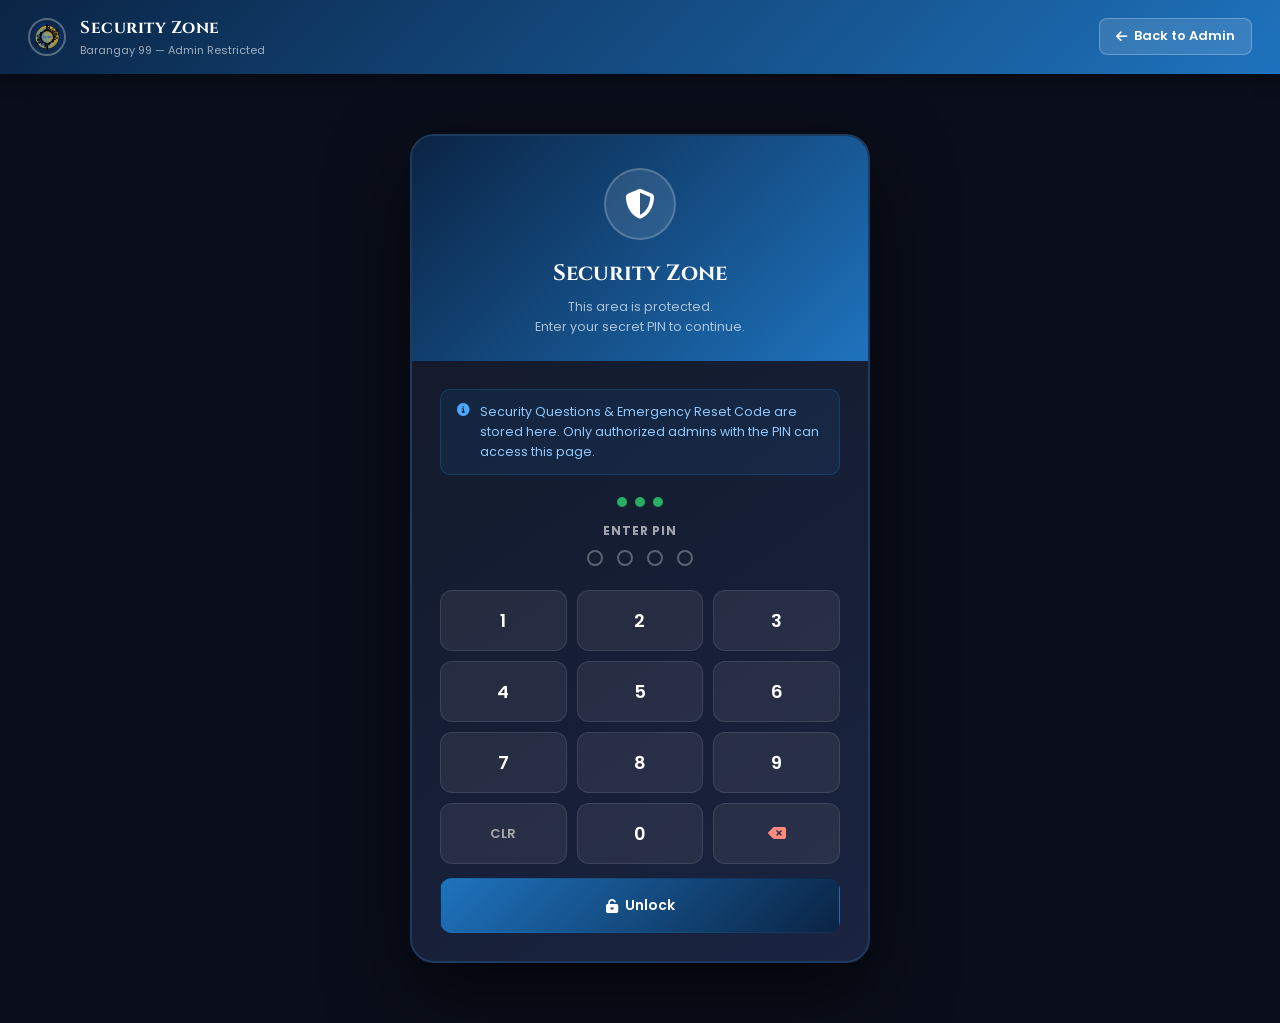
<file: security.html>
<!DOCTYPE html>
<html lang="en">
<head>
  <meta charset="UTF-8">
  <meta name="viewport" content="width=device-width, initial-scale=1.0">
  <title>Security Zone — Dorotea 99'ers</title>
  <link rel="stylesheet" href="style.css">
  <link rel="icon" href="images/logo/logo.png">
  <link href="https://fonts.googleapis.com/css2?family=Poppins:wght@300;400;500;600&family=Cinzel:wght@600;700&display=swap" rel="stylesheet">
  <link rel="stylesheet" href="https://cdnjs.cloudflare.com/ajax/libs/font-awesome/6.5.0/css/all.min.css">
  <style>
    *, *::before, *::after { box-sizing: border-box; margin: 0; padding: 0; }

    body {
      font-family: 'Poppins', sans-serif;
      background: #0a0e1a;
      min-height: 100vh;
      display: flex;
      flex-direction: column;
      align-items: center;
      justify-content: flex-start;
      padding: 0 0 60px;
    }

    /* ── TOP NAV ── */
    .sec-topbar {
      width: 100%;
      background: linear-gradient(135deg, #0a2444, #1e73be);
      padding: 14px 28px;
      display: flex;
      align-items: center;
      gap: 14px;
      box-shadow: 0 4px 18px rgba(0,0,0,0.4);
    }
    .sec-topbar img { width: 38px; height: 38px; border-radius: 50%; border: 2px solid rgba(255,255,255,0.3); }
    .sec-topbar-title { color: #fff; font-family: 'Cinzel', serif; font-size: 1rem; font-weight: 700; letter-spacing: 0.5px; }
    .sec-topbar-sub { color: rgba(255,255,255,0.6); font-size: 11px; margin-top: 1px; }
    .sec-topbar-back {
      margin-left: auto;
      background: rgba(255,255,255,0.12);
      border: 1.5px solid rgba(255,255,255,0.25);
      color: #fff;
      border-radius: 8px;
      padding: 7px 16px;
      font-family: 'Poppins', sans-serif;
      font-size: 13px;
      font-weight: 600;
      cursor: pointer;
      display: flex;
      align-items: center;
      gap: 7px;
      text-decoration: none;
      transition: background 0.2s;
    }
    .sec-topbar-back:hover { background: rgba(255,255,255,0.22); }

    /* ── PIN GATE ── */
    #pinGate {
      width: 100%;
      max-width: 500px;
      margin: 60px auto 0;
      padding: 0 20px;
    }
    .pin-card {
      background: linear-gradient(145deg, #111827, #1a2340);
      border: 2px solid #1e3a5f;
      border-radius: 24px;
      overflow: hidden;
      box-shadow: 0 32px 80px rgba(0,0,0,0.6);
    }
    .pin-card-header {
      background: linear-gradient(135deg, #0a2444, #1e73be);
      padding: 32px 28px 24px;
      text-align: center;
    }
    .pin-lock-icon {
      width: 72px;
      height: 72px;
      background: rgba(255,255,255,0.1);
      border: 2px solid rgba(255,255,255,0.2);
      border-radius: 50%;
      display: flex;
      align-items: center;
      justify-content: center;
      margin: 0 auto 16px;
    }
    .pin-lock-icon i { font-size: 30px; color: #fff; }
    .pin-card-header h2 { color: #fff; font-family: 'Cinzel', serif; font-size: 1.3rem; margin-bottom: 6px; }
    .pin-card-header p { color: rgba(255,255,255,0.65); font-size: 12.5px; line-height: 1.6; }

    .pin-card-body { padding: 28px; }

    .pin-info-box {
      background: rgba(30, 115, 190, 0.12);
      border: 1px solid rgba(30,115,190,0.3);
      border-radius: 10px;
      padding: 12px 16px;
      font-size: 12.5px;
      color: #90c8ff;
      margin-bottom: 22px;
      display: flex;
      align-items: flex-start;
      gap: 10px;
      line-height: 1.6;
    }
    .pin-info-box i { color: #4da6ff; flex-shrink: 0; margin-top: 2px; }

    .pin-label {
      font-size: 12px;
      font-weight: 700;
      color: rgba(255,255,255,0.6);
      letter-spacing: 0.8px;
      text-transform: uppercase;
      margin-bottom: 10px;
      display: block;
    }

    /* ── PIN DOT DISPLAY ── */
    .pin-dots {
      display: flex;
      justify-content: center;
      gap: 14px;
      margin-bottom: 24px;
    }
    .pin-dot {
      width: 16px;
      height: 16px;
      border-radius: 50%;
      border: 2px solid rgba(255,255,255,0.3);
      background: transparent;
      transition: background 0.2s, border-color 0.2s, transform 0.15s;
    }
    .pin-dot.filled {
      background: #1e73be;
      border-color: #4da6ff;
      transform: scale(1.15);
    }

    /* ── NUM PAD ── */
    .numpad {
      display: grid;
      grid-template-columns: repeat(3, 1fr);
      gap: 10px;
      margin-bottom: 14px;
    }
    .numpad-btn {
      background: rgba(255,255,255,0.07);
      border: 1.5px solid rgba(255,255,255,0.1);
      border-radius: 12px;
      color: #fff;
      font-family: 'Poppins', sans-serif;
      font-size: 18px;
      font-weight: 600;
      padding: 16px;
      cursor: pointer;
      transition: background 0.15s, transform 0.1s;
      user-select: none;
    }
    .numpad-btn:hover { background: rgba(255,255,255,0.14); }
    .numpad-btn:active { transform: scale(0.93); background: rgba(30,115,190,0.3); }
    .numpad-btn.delete-btn { font-size: 16px; color: #ff8a80; }
    .numpad-btn.clear-btn  { font-size: 13px; color: #aaa; }
    .numpad-btn.enter-btn  {
      background: linear-gradient(135deg, #1e73be, #0a2444);
      border-color: transparent;
      font-size: 14px;
      display: flex;
      align-items: center;
      justify-content: center;
      gap: 7px;
    }
    .numpad-btn.enter-btn:hover { opacity: 0.88; }

    /* ── ATTEMPT DOTS ── */
    .attempt-dots {
      display: flex;
      justify-content: center;
      gap: 8px;
      margin-bottom: 14px;
    }
    .att-dot {
      width: 10px; height: 10px;
      border-radius: 50%;
      background: #27ae60;
      transition: background 0.3s;
    }

    /* ── ALERT ── */
    .pin-alert {
      display: none;
      border-radius: 9px;
      padding: 10px 14px;
      font-size: 12.5px;
      margin-bottom: 14px;
      text-align: center;
    }
    .pin-alert.error   { background: rgba(231,76,60,0.15); border: 1px solid rgba(231,76,60,0.4); color: #ff8a80; }
    .pin-alert.success { background: rgba(39,174,96,0.15); border: 1px solid rgba(39,174,96,0.4); color: #80e8a8; }

    /* ── THREE-COLUMN GRID for unlocked content ── */
    .sec-grid {
      display: grid;
      grid-template-columns: repeat(3, 1fr);
      gap: 40px;
      align-items: stretch;
    }
    .sec-grid > div {
      display: flex;
      flex-direction: column;
    }
    .sec-grid > div .sec-card {
      flex: 1;
      display: flex;
      flex-direction: column;
      margin-bottom: 0;
    }
    .sec-grid > div .sec-field-group {
      flex: 1;
    }
    .sec-grid-full { grid-column: 1 / -1; }
    @media (max-width: 1000px) {
      .sec-grid { grid-template-columns: 1fr 1fr; }
    }
    @media (max-width: 600px) {
      .sec-grid { grid-template-columns: 1fr; }
      #securityContent { padding: 0 16px; }
    }

    /* ── MAIN CONTENT (hidden until unlocked) ── */
    #securityContent { display: none; width: 100%; max-width: 1300px; margin: 40px auto 0; padding: 0 40px; }

    .sec-section-title {
      display: flex;
      flex-direction: column;
      align-items: center;
      text-align: center;
      gap: 10px;
      margin-bottom: 24px;
    }
    .sec-section-icon {
      width: 46px; height: 46px;
      border-radius: 12px;
      display: flex; align-items: center; justify-content: center;
      flex-shrink: 0;
    }
    .sec-section-icon.blue  { background: linear-gradient(135deg, #1e73be, #0a2444); }
    .sec-section-icon.amber { background: linear-gradient(135deg, #f0a500, #c87800); }
    .sec-section-icon i { color: #fff; font-size: 18px; }
    .sec-section-label h3 { color: #fff; font-size: 1rem; font-weight: 700; font-family: 'Cinzel', serif; }
    .sec-section-label p  { color: rgba(255,255,255,0.5); font-size: 12px; margin-top: 2px; text-align: center; }

    .sec-card {
      background: linear-gradient(145deg, #111827, #1a2340);
      border-radius: 18px;
      padding: 24px;
      margin-bottom: 24px;
      border: 1.5px solid #1e3a5f;
      box-shadow: 0 10px 40px rgba(0,0,0,0.35);
    }

    .sec-card label {
      font-size: 12px;
      font-weight: 700;
      color: rgba(255,255,255,0.6);
      display: block;
      margin-bottom: 6px;
      text-transform: uppercase;
      letter-spacing: 0.6px;
    }
    .sec-card label i { margin-right: 6px; }

    .sec-input {
      width: 100%;
      padding: 12px 44px 12px 14px;
      border: 1.5px solid rgba(255,255,255,0.1);
      border-radius: 9px;
      background: rgba(255,255,255,0.06);
      color: #fff;
      font-family: 'Poppins', sans-serif;
      font-size: 13.5px;
      outline: none;
      transition: border-color 0.2s;
      box-sizing: border-box;
    }
    .sec-input:focus { border-color: #1e73be; background: rgba(30,115,190,0.08); }
    .sec-input.amber:focus { border-color: #f0a500; background: rgba(240,165,0,0.08); }
    .sec-input::placeholder { color: rgba(255,255,255,0.25); }

    .input-wrap { position: relative; display: flex; align-items: center; }
    .input-wrap .eye-btn {
      position: absolute; right: 12px;
      background: none; border: none;
      cursor: pointer; color: rgba(255,255,255,0.3);
      font-size: 14px; padding: 0;
      display: flex; align-items: center;
      transition: color 0.2s;
    }
    .input-wrap .eye-btn:hover { color: rgba(255,255,255,0.7); }

    .sec-field-group { display: grid; gap: 14px; margin-bottom: 18px; }

    .sec-btn {
      width: 100%;
      padding: 13px;
      border: none;
      border-radius: 10px;
      font-family: 'Poppins', sans-serif;
      font-size: 13.5px;
      font-weight: 700;
      cursor: pointer;
      display: flex; align-items: center; justify-content: center; gap: 8px;
      transition: opacity 0.2s;
    }
    .sec-btn:hover { opacity: 0.85; }
    .sec-btn.blue  { background: linear-gradient(135deg, #1e73be, #0a2444); color: #fff; }
    .sec-btn.amber { background: linear-gradient(135deg, #f0a500, #c87800); color: #fff; }

    .sec-alert {
      display: none;
      border-radius: 9px;
      padding: 10px 14px;
      font-size: 12.5px;
      margin-bottom: 14px;
    }
    .sec-alert.error   { background: rgba(231,76,60,0.12); border: 1px solid rgba(231,76,60,0.35); color: #ff8a80; }
    .sec-alert.success { background: rgba(39,174,96,0.12); border: 1px solid rgba(39,174,96,0.35); color: #80e8a8; }

    .badge {
      display: inline-block;
      font-size: 11px;
      font-weight: 700;
      padding: 3px 10px;
      border-radius: 20px;
      margin-left: 8px;
      vertical-align: middle;
    }
    .badge.not-set { background: #fff3cd; color: #856404; border: 1px solid #ffc107; }
    .badge.set     { background: #d4edda; color: #155724; border: 1px solid #c3e6cb; }
    .badge.default { background: #fff3cd; color: #856404; border: 1px solid #ffc107; }
    .badge.custom  { background: #d4edda; color: #155724; border: 1px solid #c3e6cb; }

    .info-note {
      background: rgba(240,165,0,0.1);
      border: 1px solid rgba(240,165,0,0.3);
      border-radius: 9px;
      padding: 11px 14px;
      font-size: 12px;
      color: #ffd180;
      display: flex; align-items: flex-start; gap: 9px;
      margin-bottom: 18px;
      line-height: 1.6;
    }
    .info-note i { flex-shrink: 0; margin-top: 2px; }

    /* Lock strip at top of unlocked content */
    .relock-strip {
      background: linear-gradient(135deg, rgba(39,174,96,0.15), rgba(39,174,96,0.08));
      border: 1px solid rgba(39,174,96,0.35);
      border-radius: 12px;
      padding: 12px 18px;
      display: flex;
      align-items: center;
      gap: 10px;
      margin-bottom: 28px;
    }
    .relock-strip span { font-size: 13px; font-weight: 700; color: #80e8a8; }
    .relock-strip small { font-size: 11px; color: rgba(128,232,168,0.7); margin-left: 4px; }
    .relock-btn {
      margin-left: auto;
      background: rgba(255,255,255,0.07);
      border: 1.5px solid rgba(39,174,96,0.4);
      border-radius: 8px;
      padding: 7px 16px;
      font-family: 'Poppins', sans-serif;
      font-size: 12px;
      font-weight: 700;
      color: #80e8a8;
      cursor: pointer;
      display: flex; align-items: center; gap: 7px;
      transition: background 0.2s;
    }
    .relock-btn:hover { background: rgba(39,174,96,0.2); }

    /* shake animation for wrong pin */
    @keyframes shake {
      0%,100%{transform:translateX(0)}
      20%{transform:translateX(-6px)}
      40%{transform:translateX(6px)}
      60%{transform:translateX(-4px)}
      80%{transform:translateX(4px)}
    }
    .shake { animation: shake 0.4s ease; }
  </style>
</head>
<body>

  <!-- TOP BAR -->
  <div class="sec-topbar">
    <img src="images/logo/logo.png" alt="Logo">
    <div>
      <div class="sec-topbar-title">Security Zone</div>
      <div class="sec-topbar-sub">Barangay 99 — Admin Restricted</div>
    </div>
    <a href="admin.html" class="sec-topbar-back"><i class="fa-solid fa-arrow-left"></i> Back to Admin</a>
  </div>

  <!-- ══════════════════════════════════════
       PIN GATE
  ══════════════════════════════════════ -->
  <div id="pinGate">
    <div class="pin-card">
      <div class="pin-card-header">
        <div class="pin-lock-icon"><i class="fa-solid fa-shield-halved"></i></div>
        <h2>Security Zone</h2>
        <p>This area is protected.<br>Enter your secret PIN to continue.</p>
      </div>
      <div class="pin-card-body">
        <div class="pin-info-box">
          <i class="fa-solid fa-circle-info"></i>
          <span>Security Questions &amp; Emergency Reset Code are stored here. Only authorized admins with the PIN can access this page.</span>
        </div>

        <!-- Attempt dots -->
        <div class="attempt-dots">
          <span id="attDot1" class="att-dot"></span>
          <span id="attDot2" class="att-dot"></span>
          <span id="attDot3" class="att-dot"></span>
        </div>

        <!-- PIN display -->
        <span class="pin-label" style="text-align:center;display:block;">Enter PIN</span>
        <div class="pin-dots" id="pinDots">
          <span class="pin-dot" id="pd1"></span>
          <span class="pin-dot" id="pd2"></span>
          <span class="pin-dot" id="pd3"></span>
          <span class="pin-dot" id="pd4"></span>
        </div>

        <!-- Alert -->
        <div id="pinAlert" class="pin-alert"></div>

        <!-- Numpad -->
        <div class="numpad">
          <button class="numpad-btn" onclick="pinDigit('1')">1</button>
          <button class="numpad-btn" onclick="pinDigit('2')">2</button>
          <button class="numpad-btn" onclick="pinDigit('3')">3</button>
          <button class="numpad-btn" onclick="pinDigit('4')">4</button>
          <button class="numpad-btn" onclick="pinDigit('5')">5</button>
          <button class="numpad-btn" onclick="pinDigit('6')">6</button>
          <button class="numpad-btn" onclick="pinDigit('7')">7</button>
          <button class="numpad-btn" onclick="pinDigit('8')">8</button>
          <button class="numpad-btn" onclick="pinDigit('9')">9</button>
          <button class="numpad-btn clear-btn" onclick="pinClear()">CLR</button>
          <button class="numpad-btn" onclick="pinDigit('0')">0</button>
          <button class="numpad-btn delete-btn" onclick="pinDelete()"><i class="fa-solid fa-delete-left"></i></button>
        </div>

        <button class="numpad-btn enter-btn" style="width:100%;border-radius:12px;padding:16px;" onclick="pinSubmit()">
          <i class="fa-solid fa-unlock-keyhole"></i> Unlock
        </button>
      </div>
    </div>
  </div>

  <!-- ══════════════════════════════════════
       SECURITY ZONE CONTENT (shown after PIN)
  ══════════════════════════════════════ -->
  <div id="securityContent">

    <!-- Re-lock strip -->
    <div class="relock-strip sec-grid-full" style="margin-bottom:28px;">
      <i class="fa-solid fa-unlock-keyhole" style="color:#80e8a8;font-size:15px;"></i>
      <span>Security Zone Unlocked</span>
      <small id="autoLockTimer"></small>
      <button class="relock-btn" onclick="lockAndReturn()"><i class="fa-solid fa-lock"></i> Lock &amp; Exit</button>
    </div>

    <div class="sec-grid">

      <!-- ── COL 1: SECURITY QUESTIONS ── -->
      <div>
        <div class="sec-section-title">
          <div class="sec-section-icon blue"><i class="fa-solid fa-shield-halved"></i></div>
          <div class="sec-section-label">
            <h3>Security Questions <span id="secQBadge" class="badge not-set">Not Set</span></h3>
            <p>Used for identity verification during password recovery</p>
          </div>
        </div>
        <div class="sec-card">
          <div class="info-note">
            <i class="fa-solid fa-triangle-exclamation"></i>
            <span>Set these answers so you can recover your account if you forget your password. Answers are <strong>not case-sensitive</strong>.</span>
          </div>
          <div id="secq-alert" class="sec-alert"></div>
          <div class="sec-field-group">
            <div>
              <label><i class="fa-solid fa-utensils" style="color:#4da6ff;"></i>What is your favorite food?</label>
              <div class="input-wrap">
                <input type="password" id="szQ1" class="sec-input" placeholder="e.g. Adobo, Sinigang...">
                <button class="eye-btn" onclick="toggleVis('szQ1','eyeQ1')" tabindex="-1"><i id="eyeQ1" class="fa-solid fa-eye"></i></button>
              </div>
            </div>
            <div>
              <label><i class="fa-solid fa-palette" style="color:#4da6ff;"></i>What is your favorite color?</label>
              <div class="input-wrap">
                <input type="password" id="szQ2" class="sec-input" placeholder="e.g. Blue, Red...">
                <button class="eye-btn" onclick="toggleVis('szQ2','eyeQ2')" tabindex="-1"><i id="eyeQ2" class="fa-solid fa-eye"></i></button>
              </div>
            </div>
            <div>
              <label><i class="fa-solid fa-graduation-cap" style="color:#4da6ff;"></i>What is the name of your elementary school?</label>
              <div class="input-wrap">
                <input type="password" id="szQ3" class="sec-input" placeholder="e.g. Caloocan Elementary School...">
                <button class="eye-btn" onclick="toggleVis('szQ3','eyeQ3')" tabindex="-1"><i id="eyeQ3" class="fa-solid fa-eye"></i></button>
              </div>
            </div>
          </div>
          <button class="sec-btn blue" onclick="saveSecurityQuestions()">
            <i class="fa-solid fa-floppy-disk"></i> Save Security Questions
          </button>
        </div>
      </div>

      <!-- ── COL 2: EMERGENCY RESET CODE ── -->
      <div>
        <div class="sec-section-title">
          <div class="sec-section-icon amber"><i class="fa-solid fa-key"></i></div>
          <div class="sec-section-label">
            <h3>Emergency Reset Code <span id="emergBadge" class="badge default">Default</span></h3>
            <p>Resets credentials if you're completely locked out</p>
          </div>
        </div>
        <div class="sec-card">
          <div class="info-note">
            <i class="fa-solid fa-triangle-exclamation"></i>
            <span>This code lets you <strong>reset your credentials</strong> if you're locked out. Use a strong, memorable code and keep it somewhere very safe.</span>
          </div>
          <div id="emerg-alert" class="sec-alert"></div>
          <div class="sec-field-group">
            <div>
              <label><i class="fa-solid fa-lock" style="color:#f0a500;"></i>New Emergency Code</label>
              <div class="input-wrap">
                <input type="password" id="szECode" class="sec-input amber" placeholder="e.g. BARANGAY99-SECRET">
                <button class="eye-btn" onclick="toggleVis('szECode','eyeECode')" tabindex="-1"><i id="eyeECode" class="fa-solid fa-eye"></i></button>
              </div>
            </div>
            <div>
              <label><i class="fa-solid fa-lock" style="color:#f0a500;"></i>Confirm Emergency Code</label>
              <input type="password" id="szECodeConfirm" class="sec-input amber" placeholder="Re-enter the same code">
            </div>
            <div>
              <label><i class="fa-solid fa-unlock-keyhole" style="color:#f0a500;"></i>Current Admin Password (to confirm it's you)</label>
              <input type="password" id="szECodePw" class="sec-input amber" placeholder="Enter your current admin password">
            </div>
          </div>
          <button class="sec-btn amber" onclick="saveEmergencyCode()">
            <i class="fa-solid fa-floppy-disk"></i> Save Emergency Code
          </button>
        </div>
      </div>

      <!-- ── COL 3: CHANGE SECURITY PIN ── -->
      <div>
        <div class="sec-section-title">
          <div class="sec-section-icon" style="background:linear-gradient(135deg,#6c3483,#4a235a);"><i class="fa-solid fa-hashtag"></i></div>
          <div class="sec-section-label">
            <h3>Change Security Zone PIN</h3>
            <p>Update the PIN used to access this page</p>
          </div>
        </div>
        <div class="sec-card">
          <div class="info-note" style="background:rgba(108,52,131,0.12);border-color:rgba(108,52,131,0.3);color:#d7aef7;">
            <i class="fa-solid fa-circle-info" style="color:#d7aef7;"></i>
            <span>Choose a new 4-digit PIN. You'll need it every time you open this Security Zone page.</span>
          </div>
          <div id="changepin-alert" class="sec-alert"></div>
          <div class="sec-field-group">
            <div>
              <label><i class="fa-solid fa-lock" style="color:#d7aef7;"></i>New PIN (4 digits)</label>
              <input type="password" id="szNewPin" class="sec-input" placeholder="e.g. 1234" maxlength="4"
                style="border-color:rgba(108,52,131,0.4);"
                oninput="this.value=this.value.replace(/[^0-9]/g,'')">
            </div>
            <div>
              <label><i class="fa-solid fa-lock" style="color:#d7aef7;"></i>Confirm New PIN</label>
              <input type="password" id="szNewPinConfirm" class="sec-input" placeholder="Re-enter PIN" maxlength="4"
                style="border-color:rgba(108,52,131,0.4);"
                oninput="this.value=this.value.replace(/[^0-9]/g,'')">
            </div>
          </div>
          <button class="sec-btn" onclick="changeSecZonePin()"
            style="background:linear-gradient(135deg,#6c3483,#4a235a);color:#fff;">
            <i class="fa-solid fa-floppy-disk"></i> Update PIN
          </button>
        </div>
      </div>

    </div><!-- end .sec-grid -->

  </div><!-- end #securityContent -->


<script>
/* ════════════════════════════════════════════
   SECRET PIN CONFIG
   Change the default PIN here — it can also be
   customized by storing 'securityZonePin' in localStorage.
   Default: 9999
════════════════════════════════════════════ */
var DEFAULT_PIN = '9999';

/* ════════════════════════════════════════════
   PIN GATE LOGIC
════════════════════════════════════════════ */
var _pinBuffer   = '';
var _pinAttempts = 0;
var _pinMaxLen   = 4;
var _autoLockTimer = null;
var _autoLockCountdown = null;
var _autoLockMs = 5 * 60 * 1000; // 5 min auto-lock

function getPin() {
  return localStorage.getItem('securityZonePin') || DEFAULT_PIN;
}

function pinDigit(d) {
  if (_pinBuffer.length >= _pinMaxLen) return;
  _pinBuffer += d;
  updatePinDots();
  if (_pinBuffer.length === _pinMaxLen) {
    // Short pause then auto-submit for UX feel
    setTimeout(pinSubmit, 180);
  }
}

function pinDelete() {
  _pinBuffer = _pinBuffer.slice(0, -1);
  updatePinDots();
}

function pinClear() {
  _pinBuffer = '';
  updatePinDots();
}

function updatePinDots() {
  for (var i = 1; i <= _pinMaxLen; i++) {
    var dot = document.getElementById('pd' + i);
    if (!dot) continue;
    if (i <= _pinBuffer.length) {
      dot.classList.add('filled');
    } else {
      dot.classList.remove('filled');
    }
  }
}

function pinSubmit() {
  var alertEl = document.getElementById('pinAlert');

  if (!_pinBuffer) {
    showPinAlert('error', 'Please enter your PIN.');
    return;
  }
  if (_pinBuffer.length < _pinMaxLen) {
    showPinAlert('error', 'PIN must be ' + _pinMaxLen + ' digits.');
    _pinBuffer = '';
    updatePinDots();
    return;
  }

  if (_pinBuffer === getPin()) {
    // ✅ Correct
    showPinAlert('success', 'PIN verified! Loading Security Zone…');
    _pinAttempts = 0;
    updateAttDots(0);
    setTimeout(function() {
      document.getElementById('pinGate').style.display = 'none';
      document.getElementById('securityContent').style.display = 'block';
      loadSecurityData();
      startAutoLock();
    }, 600);
  } else {
    // ❌ Wrong
    _pinAttempts++;
    updateAttDots(_pinAttempts);
    _pinBuffer = '';
    updatePinDots();

    // Shake dots
    var dotsEl = document.getElementById('pinDots');
    dotsEl.classList.remove('shake');
    void dotsEl.offsetWidth; // reflow
    dotsEl.classList.add('shake');

    if (_pinAttempts >= 3) {
      showPinAlert('error', 'Too many wrong attempts. Locked for 5 minutes.');
      disableNumpad(true);
      setTimeout(function() {
        _pinAttempts = 0;
        updateAttDots(0);
        disableNumpad(false);
        hidePinAlert();
      }, 5 * 60 * 1000);
    } else {
      var left = 3 - _pinAttempts;
      showPinAlert('error', 'Incorrect PIN. Please try again.');
    }
  }
}

function showPinAlert(type, msg) {
  var el = document.getElementById('pinAlert');
  el.className = 'pin-alert ' + type;
  el.textContent = msg;
  el.style.display = 'block';
}
function hidePinAlert() {
  document.getElementById('pinAlert').style.display = 'none';
}

function updateAttDots(wrongCount) {
  for (var i = 1; i <= 3; i++) {
    var dot = document.getElementById('attDot' + i);
    if (dot) dot.style.background = i <= wrongCount ? '#e74c3c' : '#27ae60';
  }
}

function disableNumpad(disable) {
  document.querySelectorAll('.numpad-btn').forEach(function(btn) {
    btn.disabled = disable;
    btn.style.opacity = disable ? '0.4' : '1';
  });
}

// Keyboard support
document.addEventListener('keydown', function(e) {
  if (document.getElementById('pinGate').style.display === 'none') return;
  if (e.key >= '0' && e.key <= '9') pinDigit(e.key);
  else if (e.key === 'Backspace') pinDelete();
  else if (e.key === 'Enter') pinSubmit();
  else if (e.key === 'Escape') pinClear();
});

/* ════════════════════════════════════════════
   AUTO-LOCK
════════════════════════════════════════════ */
function startAutoLock() {
  clearAutoLock();
  var expiresAt = Date.now() + _autoLockMs;
  var timerEl = document.getElementById('autoLockTimer');

  _autoLockCountdown = setInterval(function() {
    var ms = expiresAt - Date.now();
    if (ms <= 0) {
      clearAutoLock();
      lockAndReturn();
      return;
    }
    var mins = Math.floor(ms / 60000);
    var secs = Math.floor((ms % 60000) / 1000);
    if (timerEl) timerEl.textContent = '— auto-locks in ' + mins + ':' + (secs < 10 ? '0' : '') + secs;
  }, 1000);

  _autoLockTimer = setTimeout(function() {
    clearAutoLock();
    lockAndReturn();
  }, _autoLockMs);
}

function clearAutoLock() {
  if (_autoLockTimer)     { clearTimeout(_autoLockTimer);      _autoLockTimer = null; }
  if (_autoLockCountdown) { clearInterval(_autoLockCountdown); _autoLockCountdown = null; }
  var timerEl = document.getElementById('autoLockTimer');
  if (timerEl) timerEl.textContent = '';
}

function lockAndReturn() {
  clearAutoLock();
  // Re-show PIN gate
  document.getElementById('securityContent').style.display = 'none';
  document.getElementById('pinGate').style.display = 'block';
  _pinBuffer = '';
  updatePinDots();
  hidePinAlert();
  _pinAttempts = 0;
  updateAttDots(0);
  // Scroll to top
  window.scrollTo(0, 0);
}

/* ════════════════════════════════════════════
   SECURITY CONTENT LOGIC
════════════════════════════════════════════ */
function loadSecurityData() {
  // Security questions badge
  var secQ = JSON.parse(localStorage.getItem('adminSecurityQuestions') || '{}');
  var secQBadge = document.getElementById('secQBadge');
  if (secQ.q1 && secQ.q2 && secQ.q3) {
    secQBadge.className = 'badge set'; secQBadge.textContent = 'Set';
    // Pre-fill with masked placeholder
    document.getElementById('szQ1').placeholder = '••••••••';
    document.getElementById('szQ2').placeholder = '••••••••';
    document.getElementById('szQ3').placeholder = '••••••••';
  } else {
    secQBadge.className = 'badge not-set'; secQBadge.textContent = 'Not Set';
  }

  // Emergency code badge
  var emergBadge = document.getElementById('emergBadge');
  var hasCustom = !!localStorage.getItem('adminEmergencyCode');
  emergBadge.className = 'badge ' + (hasCustom ? 'custom' : 'default');
  emergBadge.textContent = hasCustom ? 'Custom' : 'Default';

  // Clear fields on load
  ['szQ1','szQ2','szQ3','szECode','szECodeConfirm','szECodePw'].forEach(function(id) {
    var el = document.getElementById(id);
    if (el) el.value = '';
  });
}

function toggleVis(inputId, iconId) {
  var input = document.getElementById(inputId);
  var icon  = document.getElementById(iconId);
  if (!input) return;
  if (input.type === 'password') {
    input.type = 'text'; if (icon) icon.className = 'fa-solid fa-eye-slash';
  } else {
    input.type = 'password'; if (icon) icon.className = 'fa-solid fa-eye';
  }
}

function showSecAlert(id, type, msg) {
  var el = document.getElementById(id);
  if (!el) return;
  el.className = 'sec-alert ' + type;
  el.textContent = msg;
  el.style.display = 'block';
  if (type === 'success') {
    setTimeout(function() { el.style.display = 'none'; }, 3500);
  }
}

/* ── Save Security Questions ── */
function saveSecurityQuestions() {
  var q1 = (document.getElementById('szQ1').value || '').trim();
  var q2 = (document.getElementById('szQ2').value || '').trim();
  var q3 = (document.getElementById('szQ3').value || '').trim();

  if (!q1 || !q2 || !q3) {
    showSecAlert('secq-alert', 'error', 'Please fill in all three security answers.');
    return;
  }
  if (q1.length < 2 || q2.length < 2 || q3.length < 2) {
    showSecAlert('secq-alert', 'error', 'Each answer must be at least 2 characters long.');
    return;
  }

  localStorage.setItem('adminSecurityQuestions', JSON.stringify({
    q1: q1.toLowerCase().trim(),
    q2: q2.toLowerCase().trim(),
    q3: q3.toLowerCase().trim()
  }));

  var badge = document.getElementById('secQBadge');
  badge.className = 'badge set'; badge.textContent = 'Set';

  document.getElementById('szQ1').value = '';
  document.getElementById('szQ2').value = '';
  document.getElementById('szQ3').value = '';
  showSecAlert('secq-alert', 'success', '✓ Security questions saved successfully!');
}

/* ── Save Emergency Code ── */
function saveEmergencyCode() {
  var newCode  = (document.getElementById('szECode').value || '').trim();
  var confCode = (document.getElementById('szECodeConfirm').value || '').trim();
  var curPw    = (document.getElementById('szECodePw').value || '').trim();

  if (!newCode || !confCode || !curPw) {
    showSecAlert('emerg-alert', 'error', 'Please fill in all three fields.');
    return;
  }

  var storedCreds = JSON.parse(localStorage.getItem('adminCredentials') || '{}');
  var validPass   = storedCreds.password || 'admin123';

  if (curPw !== validPass) {
    showSecAlert('emerg-alert', 'error', 'Incorrect current admin password. Code not saved.');
    return;
  }
  if (newCode.length < 6) {
    showSecAlert('emerg-alert', 'error', 'Emergency code must be at least 6 characters.');
    return;
  }
  if (newCode !== confCode) {
    showSecAlert('emerg-alert', 'error', 'Codes do not match. Please re-enter.');
    return;
  }

  localStorage.setItem('adminEmergencyCode', newCode);

  var badge = document.getElementById('emergBadge');
  badge.className = 'badge custom'; badge.textContent = 'Custom';

  document.getElementById('szECode').value = '';
  document.getElementById('szECodeConfirm').value = '';
  document.getElementById('szECodePw').value = '';
  showSecAlert('emerg-alert', 'success', '✓ Emergency code saved! Keep it somewhere safe.');
}

/* ── Change PIN (from inside security.html) ── */
function changeSecZonePin() {
  var newPin  = (document.getElementById('szNewPin').value || '').trim();
  var confPin = (document.getElementById('szNewPinConfirm').value || '').trim();

  if (!newPin || !confPin) {
    showSecAlert('changepin-alert', 'error', 'Please fill in both PIN fields.');
    return;
  }
  if (!/^\d{4}$/.test(newPin)) {
    showSecAlert('changepin-alert', 'error', 'PIN must be exactly 4 digits (numbers only).');
    return;
  }
  if (newPin !== confPin) {
    showSecAlert('changepin-alert', 'error', 'PINs do not match. Please re-enter.');
    return;
  }
  localStorage.setItem('securityZonePin', newPin);
  document.getElementById('szNewPin').value = '';
  document.getElementById('szNewPinConfirm').value = '';
  showSecAlert('changepin-alert', 'success', '✓ PIN updated! Your new PIN is now active.');
}
</script>

</body>
</html>
</file>
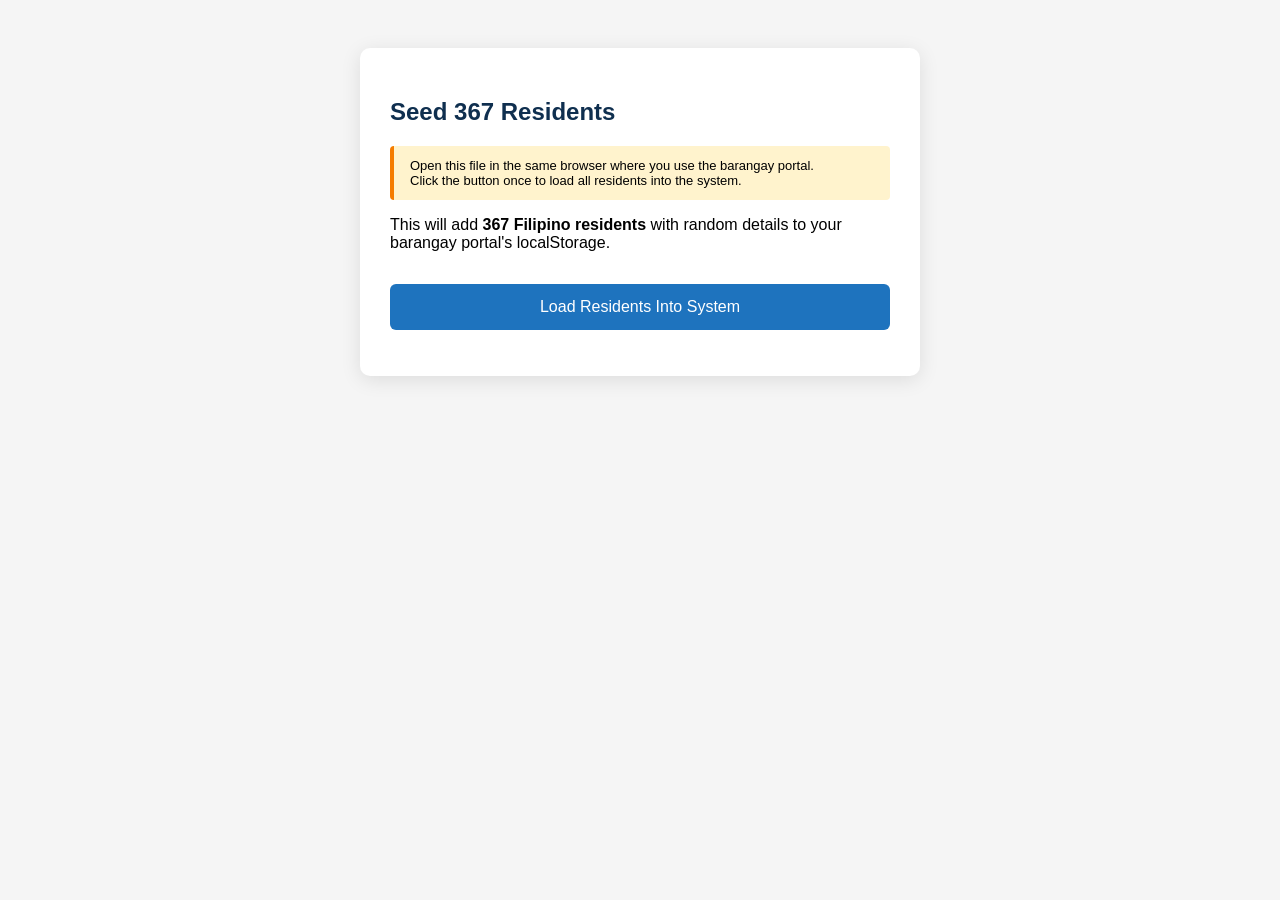
<file: seed_residents.html>
<!DOCTYPE html>
<html>
<head>
<title>Seed Residents Data</title>
<style>
  body { font-family: Arial, sans-serif; padding: 40px; background: #f5f5f5; }
  .box { background: white; padding: 30px; border-radius: 10px; max-width: 500px; margin: auto; box-shadow: 0 4px 20px rgba(0,0,0,.1); }
  h2 { color: #0f2f4f; }
  button { background: #1e73be; color: white; border: none; padding: 14px 28px; border-radius: 6px; font-size: 16px; cursor: pointer; width: 100%; margin-top: 16px; }
  button:hover { background: #0c4a85; }
  #status { margin-top: 16px; font-size: 14px; color: #555; }
  .success { color: #2ecc71 !important; font-weight: 600; }
  .note { background: #fff3cd; border-left: 4px solid #f57c00; padding: 12px 16px; border-radius: 4px; font-size: 13px; margin-bottom: 16px; }
</style>
</head>
<body>
<div class="box">
  <h2>Seed 367 Residents</h2>
  <div class="note">
    Open this file in the same browser where you use the barangay portal.<br>
    Click the button once to load all residents into the system.
  </div>
  <p>This will add <strong>367 Filipino residents</strong> with random details to your barangay portal's localStorage.</p>
  <button onclick="seedData()">Load Residents Into System</button>
  <div id="status"></div>
</div>
<script>
var residentsData = [{"userId":"14001","familyName":"Animas","firstName":"Jenelyn","middleName":"Fabrero","extName":"","sex":"Female","civilStatus":"Single","birthday":"1986-12-02","address":"#395","password":"ANIMAS","name":"Animas, Jenelyn"},{"userId":"14002","familyName":"Atienza","firstName":"Ferdinand","middleName":"Habaradas","extName":"Sr.","sex":"Male","civilStatus":"Single","birthday":"1965-06-13","address":"#653","password":"ATIENZA","name":"Atienza, Ferdinand"},{"userId":"14003","familyName":"Badana","firstName":"Melinda","middleName":"Balicanta","extName":"","sex":"Female","civilStatus":"Widowed","birthday":"1988-07-28","address":"#851","password":"BADANA","name":"Badana, Melinda"},{"userId":"14004","familyName":"Arcelo","firstName":"Joselito","middleName":"Ibit","extName":"","sex":"Male","civilStatus":"Married","birthday":"1980-05-19","address":"#488","password":"ARCELO","name":"Arcelo, Joselito"},{"userId":"14005","familyName":"Albarico","firstName":"Jaymart","middleName":"Jabillo","extName":"","sex":"Male","civilStatus":"Separated","birthday":"1953-06-05","address":"#441","password":"ALBARICO","name":"Albarico, Jaymart"},{"userId":"14006","familyName":"Bagalio","firstName":"Ezekiel","middleName":"Ibit","extName":"Jr.","sex":"Male","civilStatus":"Married","birthday":"1952-10-22","address":"#117","password":"BAGALIO","name":"Bagalio, Ezekiel"},{"userId":"14007","familyName":"Andig","firstName":"Florisa","middleName":"Baliga","extName":"","sex":"Female","civilStatus":"Single","birthday":"1993-11-07","address":"#846","password":"ANDIG","name":"Andig, Florisa"},{"userId":"14008","familyName":"Advincula","firstName":"Carmencita","middleName":"Habla","extName":"","sex":"Female","civilStatus":"Single","birthday":"1960-12-13","address":"#537","password":"ADVINCULA","name":"Advincula, Carmencita"},{"userId":"14009","familyName":"Antipala","firstName":"Floro","middleName":"Ibasco","extName":"III","sex":"Male","civilStatus":"Married","birthday":"1987-05-27","address":"#277","password":"ANTIPALA","name":"Antipala, Floro"},{"userId":"14010","familyName":"Bagaoisan","firstName":"Robelo","middleName":"Fabella","extName":"II","sex":"Male","civilStatus":"Married","birthday":"1992-07-12","address":"#622","password":"BAGAOISAN","name":"Bagaoisan, Robelo"},{"userId":"14011","familyName":"Arnoco","firstName":"Emiliana","middleName":"Acabar","extName":"","sex":"Female","civilStatus":"Widowed","birthday":"1962-01-18","address":"#483","password":"ARNOCO","name":"Arnoco, Emiliana"},{"userId":"14012","familyName":"Apilado","firstName":"Venancia","middleName":"Gabel","extName":"","sex":"Female","civilStatus":"Widowed","birthday":"1987-09-19","address":"#565","password":"APILADO","name":"Apilado, Venancia"},{"userId":"14013","familyName":"Badelles","firstName":"Fausto","middleName":"Cabato","extName":"","sex":"Male","civilStatus":"Single","birthday":"1967-08-01","address":"#829","password":"BADELLES","name":"Badelles, Fausto"},{"userId":"14014","familyName":"Aglipay","firstName":"Maribel","middleName":"Gabas","extName":"","sex":"Female","civilStatus":"Single","birthday":"1989-12-06","address":"#722","password":"AGLIPAY","name":"Aglipay, Maribel"},{"userId":"14015","familyName":"Bagaoisan","firstName":"Jacinta","middleName":"Fadol","extName":"","sex":"Female","civilStatus":"Single","birthday":"1988-03-26","address":"#395","password":"BAGAOISAN","name":"Bagaoisan, Jacinta"},{"userId":"14016","familyName":"Aliposa","firstName":"Monico","middleName":"Gaballon","extName":"","sex":"Male","civilStatus":"Separated","birthday":"1973-06-01","address":"#58","password":"ALIPOSA","name":"Aliposa, Monico"},{"userId":"14017","familyName":"Alcazar","firstName":"Pomponio","middleName":"Cabebe","extName":"","sex":"Male","civilStatus":"Widowed","birthday":"1950-09-23","address":"#900","password":"ALCAZAR","name":"Alcazar, Pomponio"},{"userId":"14018","familyName":"Alicaya","firstName":"Elizalde","middleName":"Acampado","extName":"","sex":"Female","civilStatus":"Widowed","birthday":"1996-07-23","address":"#993","password":"ALICAYA","name":"Alicaya, Elizalde"},{"userId":"14019","familyName":"Aoas","firstName":"Natividad","middleName":"Baliling","extName":"","sex":"Male","civilStatus":"Single","birthday":"1957-03-28","address":"#776","password":"AOAS","name":"Aoas, Natividad"},{"userId":"14020","familyName":"Ampuan","firstName":"Jaymart","middleName":"Cabel","extName":"","sex":"Male","civilStatus":"Married","birthday":"2002-01-14","address":"#457","password":"AMPUAN","name":"Ampuan, Jaymart"},{"userId":"14021","familyName":"Aclan","firstName":"Lalaine","middleName":"Jabonillo","extName":"","sex":"Female","civilStatus":"Widowed","birthday":"1974-08-04","address":"#552","password":"ACLAN","name":"Aclan, Lalaine"},{"userId":"14022","familyName":"Badelles","firstName":"Resureccion","middleName":"Abriol","extName":"","sex":"Female","civilStatus":"Separated","birthday":"1989-04-11","address":"#507","password":"BADELLES","name":"Badelles, Resureccion"},{"userId":"14023","familyName":"Añasco","firstName":"Idelfonso","middleName":"Dacal","extName":"","sex":"Male","civilStatus":"Separated","birthday":"1981-07-26","address":"#348","password":"AÑASCO","name":"Añasco, Idelfonso"},{"userId":"14024","familyName":"Badillo","firstName":"Bernardita","middleName":"Gabas","extName":"","sex":"Female","civilStatus":"Married","birthday":"2002-12-14","address":"#893","password":"BADILLO","name":"Badillo, Bernardita"},{"userId":"14025","familyName":"Alvarado","firstName":"Arlyn","middleName":"Ablan","extName":"","sex":"Female","civilStatus":"Single","birthday":"1989-04-01","address":"#858","password":"ALVARADO","name":"Alvarado, Arlyn"},{"userId":"14026","familyName":"Angcog","firstName":"Roldan","middleName":"Fabon","extName":"","sex":"Male","civilStatus":"Married","birthday":"1977-10-13","address":"#172","password":"ANGCOG","name":"Angcog, Roldan"},{"userId":"14027","familyName":"Arcelo","firstName":"Arnelda","middleName":"Gaballes","extName":"","sex":"Female","civilStatus":"Married","birthday":"1971-02-28","address":"#494","password":"ARCELO","name":"Arcelo, Arnelda"},{"userId":"14028","familyName":"Avila","firstName":"Felicisima","middleName":"Habaradas","extName":"","sex":"Female","civilStatus":"Single","birthday":"1988-10-15","address":"#42","password":"AVILA","name":"Avila, Felicisima"},{"userId":"14029","familyName":"Aniversario","firstName":"Fausto","middleName":"Cabe","extName":"","sex":"Male","civilStatus":"Married","birthday":"1999-07-24","address":"#298","password":"ANIVERSARIO","name":"Aniversario, Fausto"},{"userId":"14030","familyName":"Bagasala","firstName":"Fulgencio","middleName":"Jabla","extName":"","sex":"Male","civilStatus":"Single","birthday":"1955-04-05","address":"#431","password":"BAGASALA","name":"Bagasala, Fulgencio"},{"userId":"14031","familyName":"Aliwalas","firstName":"Floro","middleName":"Habana","extName":"","sex":"Male","civilStatus":"Separated","birthday":"2001-09-11","address":"#752","password":"ALIWALAS","name":"Aliwalas, Floro"},{"userId":"14032","familyName":"Alog","firstName":"Doroteo","middleName":"Gabel","extName":"","sex":"Male","civilStatus":"Single","birthday":"1960-04-22","address":"#553","password":"ALOG","name":"Alog, Doroteo"},{"userId":"14033","familyName":"Antivo","firstName":"Amante","middleName":"Ablaza","extName":"II","sex":"Male","civilStatus":"Widowed","birthday":"1968-02-01","address":"#860","password":"ANTIVO","name":"Antivo, Amante"},{"userId":"14034","familyName":"Atup","firstName":"Aisa","middleName":"Daclison","extName":"","sex":"Female","civilStatus":"Separated","birthday":"1958-04-04","address":"#764","password":"ATUP","name":"Atup, Aisa"},{"userId":"14035","familyName":"Bacena","firstName":"Alsie","middleName":"Ablaza","extName":"","sex":"Female","civilStatus":"Married","birthday":"1982-03-09","address":"#454","password":"BACENA","name":"Bacena, Alsie"},{"userId":"14036","familyName":"Asonza","firstName":"Flerida","middleName":"Ibas","extName":"","sex":"Female","civilStatus":"Married","birthday":"1954-04-14","address":"#434","password":"ASONZA","name":"Asonza, Flerida"},{"userId":"14037","familyName":"Avenido","firstName":"Pilarina","middleName":"Gaballes","extName":"","sex":"Female","civilStatus":"Single","birthday":"1980-10-14","address":"#529","password":"AVENIDO","name":"Avenido, Pilarina"},{"userId":"14038","familyName":"Abejuela","firstName":"Elton","middleName":"Fadol","extName":"","sex":"Male","civilStatus":"Married","birthday":"1977-08-03","address":"#437","password":"ABEJUELA","name":"Abejuela, Elton"},{"userId":"14039","familyName":"Aromin","firstName":"Junito","middleName":"Dacayo","extName":"","sex":"Male","civilStatus":"Single","birthday":"1950-11-05","address":"#236","password":"AROMIN","name":"Aromin, Junito"},{"userId":"14040","familyName":"Agnas","firstName":"Nilo","middleName":"Daclison","extName":"","sex":"Male","civilStatus":"Married","birthday":"1998-04-27","address":"#621","password":"AGNAS","name":"Agnas, Nilo"},{"userId":"14041","familyName":"Ambas","firstName":"Reynaldo","middleName":"Gaballon","extName":"II","sex":"Male","civilStatus":"Single","birthday":"1993-05-27","address":"#364","password":"AMBAS","name":"Ambas, Reynaldo"},{"userId":"14042","familyName":"Atayde","firstName":"Gilda","middleName":"Habla","extName":"","sex":"Female","civilStatus":"Single","birthday":"1985-02-01","address":"#616","password":"ATAYDE","name":"Atayde, Gilda"},{"userId":"14043","familyName":"Antipala","firstName":"Elpidio","middleName":"Cabato","extName":"","sex":"Male","civilStatus":"Separated","birthday":"1999-08-25","address":"#61","password":"ANTIPALA","name":"Antipala, Elpidio"},{"userId":"14044","familyName":"Adlaon","firstName":"Redempto","middleName":"Abubo","extName":"","sex":"Male","civilStatus":"Single","birthday":"1989-06-09","address":"#795","password":"ADLAON","name":"Adlaon, Redempto"},{"userId":"14045","familyName":"Andig","firstName":"Magno","middleName":"Acap","extName":"","sex":"Male","civilStatus":"Married","birthday":"1965-10-21","address":"#169","password":"ANDIG","name":"Andig, Magno"},{"userId":"14046","familyName":"Aparece","firstName":"Reginaldo","middleName":"Cabe","extName":"","sex":"Male","civilStatus":"Widowed","birthday":"1971-12-26","address":"#59","password":"APARECE","name":"Aparece, Reginaldo"},{"userId":"14047","familyName":"Aguilos","firstName":"Divina","middleName":"Gaballon","extName":"","sex":"Female","civilStatus":"Married","birthday":"1993-01-13","address":"#867","password":"AGUILOS","name":"Aguilos, Divina"},{"userId":"14048","familyName":"Ayala","firstName":"Pascasio","middleName":"Dacillo","extName":"","sex":"Male","civilStatus":"Single","birthday":"1954-06-28","address":"#271","password":"AYALA","name":"Ayala, Pascasio"},{"userId":"14049","familyName":"Baggao","firstName":"Abenida","middleName":"Fabio","extName":"","sex":"Female","civilStatus":"Married","birthday":"1954-05-18","address":"#887","password":"BAGGAO","name":"Baggao, Abenida"},{"userId":"14050","familyName":"Agpalo","firstName":"Evangelina","middleName":"Fabunan","extName":"","sex":"Female","civilStatus":"Married","birthday":"1971-09-09","address":"#672","password":"AGPALO","name":"Agpalo, Evangelina"},{"userId":"14051","familyName":"Bagnes","firstName":"Marilyn","middleName":"Cabbab","extName":"","sex":"Female","civilStatus":"Single","birthday":"1960-04-16","address":"#682","password":"BAGNES","name":"Bagnes, Marilyn"},{"userId":"14052","familyName":"Arjona","firstName":"Nilo","middleName":"Hablado","extName":"","sex":"Male","civilStatus":"Widowed","birthday":"1982-03-21","address":"#477","password":"ARJONA","name":"Arjona, Nilo"},{"userId":"14053","familyName":"Antivo","firstName":"Marilou","middleName":"Jabon","extName":"","sex":"Female","civilStatus":"Separated","birthday":"1956-04-22","address":"#39","password":"ANTIVO","name":"Antivo, Marilou"},{"userId":"14054","familyName":"Armada","firstName":"Lagrimas","middleName":"Habla","extName":"","sex":"Female","civilStatus":"Single","birthday":"1954-08-09","address":"#657","password":"ARMADA","name":"Armada, Lagrimas"},{"userId":"14055","familyName":"Alacar","firstName":"Riza","middleName":"Cabarroquis","extName":"","sex":"Female","civilStatus":"Single","birthday":"1978-11-25","address":"#376","password":"ALACAR","name":"Alacar, Riza"},{"userId":"14056","familyName":"Agrao","firstName":"Marilyn","middleName":"Gabatin","extName":"","sex":"Female","civilStatus":"Single","birthday":"1998-03-22","address":"#986","password":"AGRAO","name":"Agrao, Marilyn"},{"userId":"14057","familyName":"Adlawan","firstName":"Ildefonso","middleName":"Acabdo","extName":"","sex":"Male","civilStatus":"Married","birthday":"1985-03-24","address":"#542","password":"ADLAWAN","name":"Adlawan, Ildefonso"},{"userId":"14058","familyName":"Andaya","firstName":"Marilou","middleName":"Acabar","extName":"","sex":"Female","civilStatus":"Single","birthday":"1994-02-14","address":"#15","password":"ANDAYA","name":"Andaya, Marilou"},{"userId":"14059","familyName":"Aligue","firstName":"Chrisanto","middleName":"Acedillo","extName":"","sex":"Male","civilStatus":"Single","birthday":"1962-03-08","address":"#541","password":"ALIGUE","name":"Aligue, Chrisanto"},{"userId":"14060","familyName":"Arengo","firstName":"Miguela","middleName":"Habla","extName":"","sex":"Female","civilStatus":"Single","birthday":"1967-08-24","address":"#172","password":"ARENGO","name":"Arengo, Miguela"},{"userId":"14061","familyName":"Alcazar","firstName":"Amparo","middleName":"Jabonillo","extName":"","sex":"Female","civilStatus":"Married","birthday":"1971-03-02","address":"#257","password":"ALCAZAR","name":"Alcazar, Amparo"},{"userId":"14062","familyName":"Amil","firstName":"Ildefonso","middleName":"Ibit","extName":"","sex":"Male","civilStatus":"Single","birthday":"1976-01-25","address":"#779","password":"AMIL","name":"Amil, Ildefonso"},{"userId":"14063","familyName":"Ayhon","firstName":"Ursula","middleName":"Acampado","extName":"","sex":"Female","civilStatus":"Married","birthday":"1951-08-27","address":"#194","password":"AYHON","name":"Ayhon, Ursula"},{"userId":"14064","familyName":"Agustin","firstName":"Arnelina","middleName":"Cabelin","extName":"","sex":"Female","civilStatus":"Single","birthday":"1970-09-19","address":"#778","password":"AGUSTIN","name":"Agustin, Arnelina"},{"userId":"14065","familyName":"Bagotchay","firstName":"Magnolia","middleName":"Ibay","extName":"","sex":"Female","civilStatus":"Single","birthday":"1967-03-06","address":"#654","password":"BAGOTCHAY","name":"Bagotchay, Magnolia"},{"userId":"14066","familyName":"Alog","firstName":"Josefina","middleName":"Balido","extName":"","sex":"Female","civilStatus":"Married","birthday":"1962-09-13","address":"#904","password":"ALOG","name":"Alog, Josefina"},{"userId":"14067","familyName":"Alacar","firstName":"Honesto","middleName":"Abrogar","extName":"","sex":"Male","civilStatus":"Separated","birthday":"2003-04-13","address":"#286","password":"ALACAR","name":"Alacar, Honesto"},{"userId":"14068","familyName":"Alacar","firstName":"Analiza","middleName":"Habillo","extName":"","sex":"Female","civilStatus":"Widowed","birthday":"1977-11-04","address":"#676","password":"ALACAR","name":"Alacar, Analiza"},{"userId":"14069","familyName":"Agbayani","firstName":"Alodia","middleName":"Gabat","extName":"","sex":"Female","civilStatus":"Married","birthday":"2001-05-19","address":"#502","password":"AGBAYANI","name":"Agbayani, Alodia"},{"userId":"14070","familyName":"Amerol","firstName":"Honesto","middleName":"Balgan","extName":"","sex":"Male","civilStatus":"Single","birthday":"1996-08-25","address":"#830","password":"AMEROL","name":"Amerol, Honesto"},{"userId":"14071","familyName":"Badajos","firstName":"Juancho","middleName":"Dacasin","extName":"","sex":"Male","civilStatus":"Married","birthday":"2005-02-24","address":"#695","password":"BADAJOS","name":"Badajos, Juancho"},{"userId":"14072","familyName":"Animas","firstName":"Gavino","middleName":"Fabrero","extName":"","sex":"Male","civilStatus":"Single","birthday":"1974-10-01","address":"#428","password":"ANIMAS","name":"Animas, Gavino"},{"userId":"14073","familyName":"Asuncion","firstName":"Lagrimas","middleName":"Daclag","extName":"","sex":"Female","civilStatus":"Married","birthday":"2004-05-20","address":"#265","password":"ASUNCION","name":"Asuncion, Lagrimas"},{"userId":"14074","familyName":"Amparo","firstName":"Teresita","middleName":"Jabonero","extName":"","sex":"Female","civilStatus":"Married","birthday":"1989-06-25","address":"#390","password":"AMPARO","name":"Amparo, Teresita"},{"userId":"14075","familyName":"Ayala","firstName":"Arson","middleName":"Acabado","extName":"","sex":"Male","civilStatus":"Married","birthday":"1967-04-24","address":"#686","password":"AYALA","name":"Ayala, Arson"},{"userId":"14076","familyName":"Avanceña","firstName":"Elvira","middleName":"Abrigo","extName":"","sex":"Female","civilStatus":"Single","birthday":"1963-04-12","address":"#535","password":"AVANCEÑA","name":"Avanceña, Elvira"},{"userId":"14077","familyName":"Ang","firstName":"Olimpia","middleName":"Habig","extName":"","sex":"Female","civilStatus":"Married","birthday":"1951-09-11","address":"#462","password":"ANG","name":"Ang, Olimpia"},{"userId":"14078","familyName":"Arnejo","firstName":"Cyrus","middleName":"Jabon","extName":"","sex":"Male","civilStatus":"Widowed","birthday":"1978-08-20","address":"#727","password":"ARNEJO","name":"Arnejo, Cyrus"},{"userId":"14079","familyName":"Aromin","firstName":"Elbert","middleName":"Jabonillo","extName":"","sex":"Male","civilStatus":"Single","birthday":"1984-06-10","address":"#243","password":"AROMIN","name":"Aromin, Elbert"},{"userId":"14080","familyName":"Bagcat","firstName":"Pedrito","middleName":"Gabat","extName":"IV","sex":"Male","civilStatus":"Single","birthday":"1970-01-23","address":"#427","password":"BAGCAT","name":"Bagcat, Pedrito"},{"userId":"14081","familyName":"Avenido","firstName":"Raul","middleName":"Acabado","extName":"","sex":"Male","civilStatus":"Single","birthday":"2002-02-26","address":"#803","password":"AVENIDO","name":"Avenido, Raul"},{"userId":"14082","familyName":"Aplaza","firstName":"Lamberta","middleName":"Dacuan","extName":"","sex":"Female","civilStatus":"Single","birthday":"1997-02-12","address":"#808","password":"APLAZA","name":"Aplaza, Lamberta"},{"userId":"14083","familyName":"Aoas","firstName":"Pilarina","middleName":"Jabon","extName":"","sex":"Female","civilStatus":"Separated","birthday":"1977-02-27","address":"#765","password":"AOAS","name":"Aoas, Pilarina"},{"userId":"14084","familyName":"Aquino","firstName":"Gonzalo","middleName":"Jabonillo","extName":"","sex":"Male","civilStatus":"Widowed","birthday":"1994-04-06","address":"#87","password":"AQUINO","name":"Aquino, Gonzalo"},{"userId":"14085","familyName":"Agliam","firstName":"Gaudencio","middleName":"Ablaza","extName":"","sex":"Male","civilStatus":"Widowed","birthday":"1994-12-09","address":"#944","password":"AGLIAM","name":"Agliam, Gaudencio"},{"userId":"14086","familyName":"Ang","firstName":"Froilan","middleName":"Jaboneta","extName":"","sex":"Male","civilStatus":"Widowed","birthday":"1960-08-02","address":"#411","password":"ANG","name":"Ang, Froilan"},{"userId":"14087","familyName":"Baculio","firstName":"Delia","middleName":"Faciol","extName":"","sex":"Female","civilStatus":"Single","birthday":"1976-11-15","address":"#275","password":"BACULIO","name":"Baculio, Delia"},{"userId":"14088","familyName":"Arjona","firstName":"Karlo","middleName":"Jabillo","extName":"III","sex":"Male","civilStatus":"Separated","birthday":"1963-12-16","address":"#533","password":"ARJONA","name":"Arjona, Karlo"},{"userId":"14089","familyName":"Arcinas","firstName":"Dominador","middleName":"Accad","extName":"","sex":"Male","civilStatus":"Separated","birthday":"1986-08-16","address":"#330","password":"ARCINAS","name":"Arcinas, Dominador"},{"userId":"14090","familyName":"Agonia","firstName":"Octavio","middleName":"Dacillo","extName":"III","sex":"Male","civilStatus":"Married","birthday":"1977-03-14","address":"#896","password":"AGONIA","name":"Agonia, Octavio"},{"userId":"14091","familyName":"Alido","firstName":"Placido","middleName":"Baliling","extName":"","sex":"Male","civilStatus":"Married","birthday":"1987-07-17","address":"#844","password":"ALIDO","name":"Alido, Placido"},{"userId":"14092","familyName":"Badua","firstName":"Rosendo","middleName":"Fabella","extName":"","sex":"Male","civilStatus":"Widowed","birthday":"1996-11-17","address":"#505","password":"BADUA","name":"Badua, Rosendo"},{"userId":"14093","familyName":"Animas","firstName":"Manolita","middleName":"Cabbab","extName":"","sex":"Female","civilStatus":"Married","birthday":"1971-12-09","address":"#652","password":"ANIMAS","name":"Animas, Manolita"},{"userId":"14094","familyName":"Ambrosia","firstName":"Perla","middleName":"Ibarra","extName":"","sex":"Female","civilStatus":"Single","birthday":"1966-12-25","address":"#749","password":"AMBROSIA","name":"Ambrosia, Perla"},{"userId":"14095","familyName":"Apuya","firstName":"Karlo","middleName":"Dacasin","extName":"","sex":"Male","civilStatus":"Single","birthday":"1974-11-05","address":"#494","password":"APUYA","name":"Apuya, Karlo"},{"userId":"14096","familyName":"Aclan","firstName":"Melinda","middleName":"Caballero","extName":"","sex":"Female","civilStatus":"Single","birthday":"1996-10-07","address":"#12","password":"ACLAN","name":"Aclan, Melinda"},{"userId":"14097","familyName":"Atillo","firstName":"Candida","middleName":"Ibit","extName":"","sex":"Female","civilStatus":"Widowed","birthday":"1963-01-24","address":"#435","password":"ATILLO","name":"Atillo, Candida"},{"userId":"14098","familyName":"Alcantara","firstName":"Ronilo","middleName":"Baldovino","extName":"III","sex":"Male","civilStatus":"Single","birthday":"1984-01-16","address":"#143","password":"ALCANTARA","name":"Alcantara, Ronilo"},{"userId":"14099","familyName":"Bagcal","firstName":"Alona","middleName":"Cabarles","extName":"","sex":"Female","civilStatus":"Single","birthday":"1990-05-21","address":"#790","password":"BAGCAL","name":"Bagcal, Alona"},{"userId":"14100","familyName":"Bagcat","firstName":"Junrey","middleName":"Gabel","extName":"","sex":"Male","civilStatus":"Married","birthday":"1984-08-28","address":"#729","password":"BAGCAT","name":"Bagcat, Junrey"},{"userId":"14101","familyName":"Arcon","firstName":"Rosalinda","middleName":"Abubo","extName":"","sex":"Female","civilStatus":"Separated","birthday":"1975-07-09","address":"#142","password":"ARCON","name":"Arcon, Rosalinda"},{"userId":"14102","familyName":"Bagay","firstName":"Bernardo","middleName":"Ibit","extName":"","sex":"Male","civilStatus":"Single","birthday":"1979-10-14","address":"#48","password":"BAGAY","name":"Bagay, Bernardo"},{"userId":"14103","familyName":"Aglipay","firstName":"Ildefonso","middleName":"Ibojo","extName":"","sex":"Male","civilStatus":"Widowed","birthday":"1986-07-14","address":"#878","password":"AGLIPAY","name":"Aglipay, Ildefonso"},{"userId":"14104","familyName":"Azurin","firstName":"Florencio","middleName":"Fabella","extName":"","sex":"Male","civilStatus":"Married","birthday":"1953-04-07","address":"#743","password":"AZURIN","name":"Azurin, Florencio"},{"userId":"14105","familyName":"Bacena","firstName":"Jenelyn","middleName":"Dacoron","extName":"","sex":"Female","civilStatus":"Separated","birthday":"1965-02-19","address":"#668","password":"BACENA","name":"Bacena, Jenelyn"},{"userId":"14106","familyName":"Araneta","firstName":"Monaliza","middleName":"Ibeas","extName":"","sex":"Female","civilStatus":"Married","birthday":"1974-07-24","address":"#765","password":"ARANETA","name":"Araneta, Monaliza"},{"userId":"14107","familyName":"Anisco","firstName":"Arvinson","middleName":"Abriol","extName":"","sex":"Male","civilStatus":"Single","birthday":"1968-03-10","address":"#145","password":"ANISCO","name":"Anisco, Arvinson"},{"userId":"14108","familyName":"Arcon","firstName":"Macario","middleName":"Dacasin","extName":"","sex":"Male","civilStatus":"Separated","birthday":"2003-05-03","address":"#967","password":"ARCON","name":"Arcon, Macario"},{"userId":"14109","familyName":"Asana","firstName":"Arson","middleName":"Jabillo","extName":"","sex":"Male","civilStatus":"Single","birthday":"1972-06-04","address":"#522","password":"ASANA","name":"Asana, Arson"},{"userId":"14110","familyName":"Agliam","firstName":"Generosa","middleName":"Acain","extName":"","sex":"Female","civilStatus":"Separated","birthday":"1971-09-18","address":"#293","password":"AGLIAM","name":"Agliam, Generosa"},{"userId":"14111","familyName":"Angcla","firstName":"Aileen","middleName":"Jabonillo","extName":"","sex":"Female","civilStatus":"Married","birthday":"2002-02-21","address":"#226","password":"ANGCLA","name":"Angcla, Aileen"},{"userId":"14112","familyName":"Anarna","firstName":"Carmencita","middleName":"Jabines","extName":"","sex":"Female","civilStatus":"Married","birthday":"1975-08-21","address":"#945","password":"ANARNA","name":"Anarna, Carmencita"},{"userId":"14113","familyName":"Areglado","firstName":"Floro","middleName":"Habagat","extName":"","sex":"Male","civilStatus":"Widowed","birthday":"1966-01-07","address":"#196","password":"AREGLADO","name":"Areglado, Floro"},{"userId":"14114","familyName":"Bagalio","firstName":"Benigno","middleName":"Daclison","extName":"III","sex":"Male","civilStatus":"Single","birthday":"1994-08-15","address":"#232","password":"BAGALIO","name":"Bagalio, Benigno"},{"userId":"14115","familyName":"Aspiras","firstName":"Lauro","middleName":"Dacoco","extName":"","sex":"Male","civilStatus":"Separated","birthday":"2005-04-18","address":"#964","password":"ASPIRAS","name":"Aspiras, Lauro"},{"userId":"14116","familyName":"Avenido","firstName":"Geraldo","middleName":"Jabines","extName":"","sex":"Male","civilStatus":"Separated","birthday":"1976-02-13","address":"#737","password":"AVENIDO","name":"Avenido, Geraldo"},{"userId":"14117","familyName":"Aguilos","firstName":"Lalaine","middleName":"Ibojo","extName":"","sex":"Female","civilStatus":"Single","birthday":"1969-07-08","address":"#737","password":"AGUILOS","name":"Aguilos, Lalaine"},{"userId":"14118","familyName":"Bagcat","firstName":"Genaro","middleName":"Habig","extName":"","sex":"Male","civilStatus":"Single","birthday":"1964-01-13","address":"#583","password":"BAGCAT","name":"Bagcat, Genaro"},{"userId":"14119","familyName":"Alonzo","firstName":"Estrella","middleName":"Balbas","extName":"","sex":"Female","civilStatus":"Widowed","birthday":"2001-10-27","address":"#162","password":"ALONZO","name":"Alonzo, Estrella"},{"userId":"14120","familyName":"Asilo","firstName":"Ovidio","middleName":"Fabre","extName":"","sex":"Male","civilStatus":"Married","birthday":"1992-05-16","address":"#745","password":"ASILO","name":"Asilo, Ovidio"},{"userId":"14121","familyName":"Aniversario","firstName":"Efren","middleName":"Habig","extName":"","sex":"Male","civilStatus":"Widowed","birthday":"1954-09-21","address":"#475","password":"ANIVERSARIO","name":"Aniversario, Efren"},{"userId":"14122","familyName":"Alcantara","firstName":"Bremner","middleName":"Fabon","extName":"","sex":"Male","civilStatus":"Single","birthday":"1972-02-05","address":"#280","password":"ALCANTARA","name":"Alcantara, Bremner"},{"userId":"14123","familyName":"Alibangbang","firstName":"Florentino","middleName":"Fabunan","extName":"","sex":"Male","civilStatus":"Single","birthday":"1974-09-23","address":"#266","password":"ALIBANGBANG","name":"Alibangbang, Florentino"},{"userId":"14124","familyName":"Arnaiz","firstName":"Rosendo","middleName":"Dacoron","extName":"","sex":"Male","civilStatus":"Married","birthday":"1969-08-12","address":"#27","password":"ARNAIZ","name":"Arnaiz, Rosendo"},{"userId":"14125","familyName":"Apistar","firstName":"Aldrino","middleName":"Baliga","extName":"","sex":"Male","civilStatus":"Married","birthday":"1990-05-03","address":"#867","password":"APISTAR","name":"Apistar, Aldrino"},{"userId":"14126","familyName":"Areglado","firstName":"Raimundo","middleName":"Dacoco","extName":"","sex":"Male","civilStatus":"Married","birthday":"1995-09-11","address":"#544","password":"AREGLADO","name":"Areglado, Raimundo"},{"userId":"14127","familyName":"Bagaoisan","firstName":"Nomer","middleName":"Balbas","extName":"","sex":"Male","civilStatus":"Single","birthday":"1991-03-02","address":"#208","password":"BAGAOISAN","name":"Bagaoisan, Nomer"},{"userId":"14128","familyName":"Ayco","firstName":"Angelo","middleName":"Acap","extName":"","sex":"Male","civilStatus":"Single","birthday":"1959-11-03","address":"#387","password":"AYCO","name":"Ayco, Angelo"},{"userId":"14129","familyName":"Arcelo","firstName":"Julieta","middleName":"Gaballon","extName":"","sex":"Female","civilStatus":"Separated","birthday":"1984-04-20","address":"#480","password":"ARCELO","name":"Arcelo, Julieta"},{"userId":"14130","familyName":"Arjona","firstName":"Paz","middleName":"Ibaviosa","extName":"","sex":"Female","civilStatus":"Separated","birthday":"1964-10-14","address":"#276","password":"ARJONA","name":"Arjona, Paz"},{"userId":"14131","familyName":"Asilo","firstName":"Valentina","middleName":"Abella","extName":"","sex":"Female","civilStatus":"Widowed","birthday":"1994-11-03","address":"#974","password":"ASILO","name":"Asilo, Valentina"},{"userId":"14132","familyName":"Atienza","firstName":"Lorenza","middleName":"Cabato","extName":"","sex":"Female","civilStatus":"Separated","birthday":"1997-05-24","address":"#90","password":"ATIENZA","name":"Atienza, Lorenza"},{"userId":"14133","familyName":"Aquino","firstName":"Juancho","middleName":"Dacoron","extName":"","sex":"Male","civilStatus":"Single","birthday":"1972-12-21","address":"#804","password":"AQUINO","name":"Aquino, Juancho"},{"userId":"14134","familyName":"Alcazar","firstName":"Eugenio","middleName":"Gaballon","extName":"","sex":"Male","civilStatus":"Single","birthday":"1997-04-12","address":"#576","password":"ALCAZAR","name":"Alcazar, Eugenio"},{"userId":"14135","familyName":"Avila","firstName":"Dayanara","middleName":"Fabon","extName":"","sex":"Female","civilStatus":"Single","birthday":"1950-10-08","address":"#41","password":"AVILA","name":"Avila, Dayanara"},{"userId":"14136","familyName":"Arcon","firstName":"Conchita","middleName":"Jabines","extName":"","sex":"Female","civilStatus":"Married","birthday":"1956-07-14","address":"#581","password":"ARCON","name":"Arcon, Conchita"},{"userId":"14137","familyName":"Andaya","firstName":"Gumersindo","middleName":"Acampado","extName":"","sex":"Male","civilStatus":"Single","birthday":"1967-08-05","address":"#881","password":"ANDAYA","name":"Andaya, Gumersindo"},{"userId":"14138","familyName":"Ampuan","firstName":"Ernie","middleName":"Dacal","extName":"","sex":"Male","civilStatus":"Single","birthday":"1990-11-11","address":"#987","password":"AMPUAN","name":"Ampuan, Ernie"},{"userId":"14139","familyName":"Atup","firstName":"Ludivico","middleName":"Balicanta","extName":"","sex":"Male","civilStatus":"Married","birthday":"1987-05-15","address":"#153","password":"ATUP","name":"Atup, Ludivico"},{"userId":"14140","familyName":"Bagona","firstName":"Isidro","middleName":"Dacasin","extName":"","sex":"Male","civilStatus":"Single","birthday":"1969-08-22","address":"#217","password":"BAGONA","name":"Bagona, Isidro"},{"userId":"14141","familyName":"Asilo","firstName":"Ranito","middleName":"Dacara","extName":"","sex":"Male","civilStatus":"Separated","birthday":"1952-11-25","address":"#646","password":"ASILO","name":"Asilo, Ranito"},{"userId":"14142","familyName":"Agnas","firstName":"Tranquilina","middleName":"Jabon","extName":"","sex":"Female","civilStatus":"Married","birthday":"1961-01-22","address":"#168","password":"AGNAS","name":"Agnas, Tranquilina"},{"userId":"14143","familyName":"Ayento","firstName":"Arwin","middleName":"Baliling","extName":"","sex":"Male","civilStatus":"Single","birthday":"1984-03-16","address":"#180","password":"AYENTO","name":"Ayento, Arwin"},{"userId":"14144","familyName":"Bagabaldo","firstName":"Librado","middleName":"Abrogar","extName":"","sex":"Male","civilStatus":"Married","birthday":"1965-02-27","address":"#740","password":"BAGABALDO","name":"Bagabaldo, Librado"},{"userId":"14145","familyName":"Apuya","firstName":"Balthazar","middleName":"Gabatin","extName":"","sex":"Male","civilStatus":"Single","birthday":"1974-09-04","address":"#605","password":"APUYA","name":"Apuya, Balthazar"},{"userId":"14146","familyName":"Bachiller","firstName":"Danilo","middleName":"Dacillo","extName":"","sex":"Male","civilStatus":"Single","birthday":"1973-12-11","address":"#232","password":"BACHILLER","name":"Bachiller, Danilo"},{"userId":"14147","familyName":"Bacabac","firstName":"Madrona","middleName":"Habagat","extName":"","sex":"Female","civilStatus":"Single","birthday":"1964-11-14","address":"#974","password":"BACABAC","name":"Bacabac, Madrona"},{"userId":"14148","familyName":"Arcenas","firstName":"Janice","middleName":"Gabel","extName":"","sex":"Female","civilStatus":"Single","birthday":"1963-09-16","address":"#449","password":"ARCENAS","name":"Arcenas, Janice"},{"userId":"14149","familyName":"Arida","firstName":"Jonabel","middleName":"Dacillo","extName":"","sex":"Female","civilStatus":"Widowed","birthday":"1953-08-12","address":"#472","password":"ARIDA","name":"Arida, Jonabel"},{"userId":"14150","familyName":"Azurin","firstName":"Dominador","middleName":"Habillo","extName":"IV","sex":"Male","civilStatus":"Single","birthday":"1970-03-01","address":"#27","password":"AZURIN","name":"Azurin, Dominador"},{"userId":"14151","familyName":"Antonieto","firstName":"Aldrich","middleName":"Fadrilan","extName":"","sex":"Male","civilStatus":"Single","birthday":"1978-02-28","address":"#297","password":"ANTONIETO","name":"Antonieto, Aldrich"},{"userId":"14152","familyName":"Ahorro","firstName":"Paz","middleName":"Acabal","extName":"","sex":"Female","civilStatus":"Single","birthday":"1999-05-01","address":"#24","password":"AHORRO","name":"Ahorro, Paz"},{"userId":"14153","familyName":"Apodaca","firstName":"Declan","middleName":"Balido","extName":"","sex":"Male","civilStatus":"Single","birthday":"1959-03-28","address":"#854","password":"APODACA","name":"Apodaca, Declan"},{"userId":"14154","familyName":"Alcantara","firstName":"Junrey","middleName":"Gabaya","extName":"","sex":"Male","civilStatus":"Separated","birthday":"1985-11-09","address":"#549","password":"ALCANTARA","name":"Alcantara, Junrey"},{"userId":"14155","familyName":"Asaiyan","firstName":"Roxanne","middleName":"Factura","extName":"","sex":"Female","civilStatus":"Single","birthday":"1961-04-03","address":"#561","password":"ASAIYAN","name":"Asaiyan, Roxanne"},{"userId":"14156","familyName":"Alaba","firstName":"Valeriana","middleName":"Cabel","extName":"","sex":"Female","civilStatus":"Widowed","birthday":"2003-12-06","address":"#290","password":"ALABA","name":"Alaba, Valeriana"},{"userId":"14157","familyName":"Agustin","firstName":"Hernando","middleName":"Gaballes","extName":"","sex":"Male","civilStatus":"Single","birthday":"1991-12-23","address":"#929","password":"AGUSTIN","name":"Agustin, Hernando"},{"userId":"14158","familyName":"Andaya","firstName":"Rosendo","middleName":"Acabal","extName":"","sex":"Male","civilStatus":"Married","birthday":"1958-01-24","address":"#969","password":"ANDAYA","name":"Andaya, Rosendo"},{"userId":"14159","familyName":"Aliwalas","firstName":"Gregorio","middleName":"Acabdo","extName":"","sex":"Male","civilStatus":"Separated","birthday":"1978-01-08","address":"#793","password":"ALIWALAS","name":"Aliwalas, Gregorio"},{"userId":"14160","familyName":"Alacar","firstName":"Roland","middleName":"Balgan","extName":"","sex":"Male","civilStatus":"Single","birthday":"1969-01-11","address":"#271","password":"ALACAR","name":"Alacar, Roland"},{"userId":"14161","familyName":"Alegado","firstName":"Gregorio","middleName":"Abriol","extName":"","sex":"Male","civilStatus":"Single","birthday":"2004-07-12","address":"#841","password":"ALEGADO","name":"Alegado, Gregorio"},{"userId":"14162","familyName":"Aplaza","firstName":"Metodio","middleName":"Cabarroquis","extName":"","sex":"Male","civilStatus":"Single","birthday":"1983-02-08","address":"#17","password":"APLAZA","name":"Aplaza, Metodio"},{"userId":"14163","familyName":"Apuya","firstName":"Olimpia","middleName":"Habaradas","extName":"","sex":"Female","civilStatus":"Single","birthday":"1998-09-09","address":"#58","password":"APUYA","name":"Apuya, Olimpia"},{"userId":"14164","familyName":"Arjona","firstName":"Generosa","middleName":"Daclison","extName":"","sex":"Female","civilStatus":"Single","birthday":"1975-07-18","address":"#443","password":"ARJONA","name":"Arjona, Generosa"},{"userId":"14165","familyName":"Acosta","firstName":"Delia","middleName":"Baliling","extName":"","sex":"Female","civilStatus":"Single","birthday":"1995-10-08","address":"#467","password":"ACOSTA","name":"Acosta, Delia"},{"userId":"14166","familyName":"Bagal","firstName":"Amado","middleName":"Fabre","extName":"","sex":"Male","civilStatus":"Separated","birthday":"1982-07-25","address":"#16","password":"BAGAL","name":"Bagal, Amado"},{"userId":"14167","familyName":"Aplaza","firstName":"Nardito","middleName":"Abriol","extName":"","sex":"Male","civilStatus":"Single","birthday":"2001-02-05","address":"#70","password":"APLAZA","name":"Aplaza, Nardito"},{"userId":"14168","familyName":"Arnejo","firstName":"Orlando","middleName":"Jabonillo","extName":"","sex":"Male","civilStatus":"Married","birthday":"1961-07-28","address":"#922","password":"ARNEJO","name":"Arnejo, Orlando"},{"userId":"14169","familyName":"Aoas","firstName":"Metodio","middleName":"Acabado","extName":"","sex":"Male","civilStatus":"Married","birthday":"1989-02-10","address":"#294","password":"AOAS","name":"Aoas, Metodio"},{"userId":"14170","familyName":"Antipala","firstName":"Amihan","middleName":"Ibarra","extName":"","sex":"Female","civilStatus":"Married","birthday":"1974-12-24","address":"#921","password":"ANTIPALA","name":"Antipala, Amihan"},{"userId":"14171","familyName":"Aliwalas","firstName":"Cristeta","middleName":"Jabines","extName":"","sex":"Female","civilStatus":"Married","birthday":"1967-03-08","address":"#323","password":"ALIWALAS","name":"Aliwalas, Cristeta"},{"userId":"14172","familyName":"Angcla","firstName":"Lino","middleName":"Accad","extName":"","sex":"Male","civilStatus":"Widowed","birthday":"1983-02-02","address":"#960","password":"ANGCLA","name":"Angcla, Lino"},{"userId":"14173","familyName":"Atayde","firstName":"Doris","middleName":"Accad","extName":"","sex":"Female","civilStatus":"Separated","birthday":"2001-06-21","address":"#87","password":"ATAYDE","name":"Atayde, Doris"},{"userId":"14174","familyName":"Alonzo","firstName":"Noel","middleName":"Ibañez","extName":"","sex":"Male","civilStatus":"Separated","birthday":"1956-04-01","address":"#665","password":"ALONZO","name":"Alonzo, Noel"},{"userId":"14175","familyName":"Amelo","firstName":"Christelyn","middleName":"Dacara","extName":"","sex":"Female","civilStatus":"Separated","birthday":"1972-08-08","address":"#699","password":"AMELO","name":"Amelo, Christelyn"},{"userId":"14176","familyName":"Arcuino","firstName":"Ezekiel","middleName":"Jabon","extName":"","sex":"Male","civilStatus":"Widowed","birthday":"1991-04-06","address":"#100","password":"ARCUINO","name":"Arcuino, Ezekiel"},{"userId":"14177","familyName":"Bagal","firstName":"Jasmine","middleName":"Baliling","extName":"","sex":"Female","civilStatus":"Widowed","birthday":"1971-09-01","address":"#416","password":"BAGAL","name":"Bagal, Jasmine"},{"userId":"14178","familyName":"Abejuela","firstName":"Aileen","middleName":"Ibit","extName":"","sex":"Female","civilStatus":"Single","birthday":"1977-11-25","address":"#378","password":"ABEJUELA","name":"Abejuela, Aileen"},{"userId":"14179","familyName":"Arcamo","firstName":"Romberto","middleName":"Dacara","extName":"","sex":"Male","civilStatus":"Single","birthday":"1954-09-21","address":"#601","password":"ARCAMO","name":"Arcamo, Romberto"},{"userId":"14180","familyName":"Asuncion","firstName":"Ligaya","middleName":"Habas","extName":"","sex":"Female","civilStatus":"Married","birthday":"2005-08-01","address":"#870","password":"ASUNCION","name":"Asuncion, Ligaya"},{"userId":"14181","familyName":"Agpalo","firstName":"Carlota","middleName":"Jabines","extName":"","sex":"Female","civilStatus":"Single","birthday":"1975-12-09","address":"#255","password":"AGPALO","name":"Agpalo, Carlota"},{"userId":"14182","familyName":"Ayco","firstName":"Lester","middleName":"Acabado","extName":"","sex":"Male","civilStatus":"Separated","birthday":"2003-07-01","address":"#830","password":"AYCO","name":"Ayco, Lester"},{"userId":"14183","familyName":"Alojado","firstName":"Rolito","middleName":"Abella","extName":"","sex":"Male","civilStatus":"Widowed","birthday":"1967-09-12","address":"#560","password":"ALOJADO","name":"Alojado, Rolito"},{"userId":"14184","familyName":"Badiola","firstName":"Luz","middleName":"Habaradas","extName":"","sex":"Female","civilStatus":"Married","birthday":"1988-12-03","address":"#88","password":"BADIOLA","name":"Badiola, Luz"},{"userId":"14185","familyName":"Agliam","firstName":"Visitacion","middleName":"Accad","extName":"","sex":"Female","civilStatus":"Single","birthday":"1995-06-09","address":"#406","password":"AGLIAM","name":"Agliam, Visitacion"},{"userId":"14186","familyName":"Badua","firstName":"Macario","middleName":"Ablaza","extName":"","sex":"Male","civilStatus":"Separated","birthday":"1954-01-17","address":"#164","password":"BADUA","name":"Badua, Macario"},{"userId":"14187","familyName":"Alagon","firstName":"Victorina","middleName":"Ibas","extName":"","sex":"Female","civilStatus":"Separated","birthday":"1959-10-11","address":"#974","password":"ALAGON","name":"Alagon, Victorina"},{"userId":"14188","familyName":"Apuya","firstName":"Magnolia","middleName":"Jabon","extName":"","sex":"Female","civilStatus":"Widowed","birthday":"1968-06-03","address":"#898","password":"APUYA","name":"Apuya, Magnolia"},{"userId":"14189","familyName":"Arcamo","firstName":"Haydee","middleName":"Cabato","extName":"","sex":"Female","civilStatus":"Single","birthday":"2005-11-09","address":"#912","password":"ARCAMO","name":"Arcamo, Haydee"},{"userId":"14190","familyName":"Apostol","firstName":"Gregorio","middleName":"Acedillo","extName":"","sex":"Male","civilStatus":"Separated","birthday":"1969-05-24","address":"#548","password":"APOSTOL","name":"Apostol, Gregorio"},{"userId":"14191","familyName":"Asaldo","firstName":"Jomari","middleName":"Dacoco","extName":"II","sex":"Male","civilStatus":"Married","birthday":"1977-04-27","address":"#624","password":"ASALDO","name":"Asaldo, Jomari"},{"userId":"14192","familyName":"Arcon","firstName":"Mauro","middleName":"Balido","extName":"","sex":"Male","civilStatus":"Married","birthday":"2001-02-11","address":"#405","password":"ARCON","name":"Arcon, Mauro"},{"userId":"14193","familyName":"Bagcat","firstName":"Ciriaco","middleName":"Baliga","extName":"","sex":"Male","civilStatus":"Single","birthday":"1995-08-01","address":"#739","password":"BAGCAT","name":"Bagcat, Ciriaco"},{"userId":"14194","familyName":"Agapay","firstName":"Editha","middleName":"Acabado","extName":"","sex":"Female","civilStatus":"Separated","birthday":"1971-10-18","address":"#27","password":"AGAPAY","name":"Agapay, Editha"},{"userId":"14195","familyName":"Agbayani","firstName":"Julieta","middleName":"Fabio","extName":"","sex":"Female","civilStatus":"Single","birthday":"2003-08-02","address":"#731","password":"AGBAYANI","name":"Agbayani, Julieta"},{"userId":"14196","familyName":"Andres","firstName":"Amado","middleName":"Habla","extName":"Jr.","sex":"Male","civilStatus":"Married","birthday":"1966-07-28","address":"#697","password":"ANDRES","name":"Andres, Amado"},{"userId":"14197","familyName":"Bacaltos","firstName":"Glenda","middleName":"Dacasin","extName":"","sex":"Female","civilStatus":"Separated","birthday":"1980-08-17","address":"#24","password":"BACALTOS","name":"Bacaltos, Glenda"},{"userId":"14198","familyName":"Arañez","firstName":"Vicenta","middleName":"Ablao","extName":"","sex":"Female","civilStatus":"Single","birthday":"1998-04-18","address":"#571","password":"ARAÑEZ","name":"Arañez, Vicenta"},{"userId":"14199","familyName":"Bacud","firstName":"Jasmine","middleName":"Acedillo","extName":"","sex":"Female","civilStatus":"Single","birthday":"1983-11-23","address":"#317","password":"BACUD","name":"Bacud, Jasmine"},{"userId":"14200","familyName":"Ambas","firstName":"Tranquilina","middleName":"Abrigo","extName":"","sex":"Female","civilStatus":"Married","birthday":"1954-04-25","address":"#748","password":"AMBAS","name":"Ambas, Tranquilina"},{"userId":"14201","familyName":"Arañez","firstName":"Isidro","middleName":"Ibojo","extName":"IV","sex":"Male","civilStatus":"Widowed","birthday":"1984-06-19","address":"#972","password":"ARAÑEZ","name":"Arañez, Isidro"},{"userId":"14202","familyName":"Alvarado","firstName":"Amparo","middleName":"Fabre","extName":"","sex":"Female","civilStatus":"Single","birthday":"1983-07-18","address":"#238","password":"ALVARADO","name":"Alvarado, Amparo"},{"userId":"14203","familyName":"Arenos","firstName":"Floresto","middleName":"Cabel","extName":"","sex":"Male","civilStatus":"Single","birthday":"1955-10-05","address":"#396","password":"ARENOS","name":"Arenos, Floresto"},{"userId":"14204","familyName":"Aligato","firstName":"Rufino","middleName":"Cabebe","extName":"","sex":"Male","civilStatus":"Single","birthday":"1968-06-06","address":"#513","password":"ALIGATO","name":"Aligato, Rufino"},{"userId":"14205","familyName":"Ahorro","firstName":"Madrona","middleName":"Ibit","extName":"","sex":"Female","civilStatus":"Single","birthday":"1992-03-03","address":"#554","password":"AHORRO","name":"Ahorro, Madrona"},{"userId":"14206","familyName":"Aliposa","firstName":"Edgardo","middleName":"Cabarles","extName":"","sex":"Male","civilStatus":"Widowed","birthday":"1982-03-27","address":"#981","password":"ALIPOSA","name":"Aliposa, Edgardo"},{"userId":"14207","familyName":"Anisco","firstName":"Veneranda","middleName":"Cabato","extName":"","sex":"Female","civilStatus":"Single","birthday":"1971-11-08","address":"#588","password":"ANISCO","name":"Anisco, Veneranda"},{"userId":"14208","familyName":"Alvarado","firstName":"Lalaine","middleName":"Ibas","extName":"","sex":"Female","civilStatus":"Single","birthday":"1989-01-21","address":"#788","password":"ALVARADO","name":"Alvarado, Lalaine"},{"userId":"14209","familyName":"Badua","firstName":"Malaya","middleName":"Jabonero","extName":"","sex":"Female","civilStatus":"Single","birthday":"1974-12-01","address":"#391","password":"BADUA","name":"Badua, Malaya"},{"userId":"14210","familyName":"Baggao","firstName":"Angelo","middleName":"Ibalan","extName":"","sex":"Male","civilStatus":"Widowed","birthday":"1965-10-16","address":"#688","password":"BAGGAO","name":"Baggao, Angelo"},{"userId":"14211","familyName":"Badillo","firstName":"Chona","middleName":"Balbas","extName":"","sex":"Female","civilStatus":"Single","birthday":"1983-02-13","address":"#391","password":"BADILLO","name":"Badillo, Chona"},{"userId":"14212","familyName":"Arinola","firstName":"Pomponio","middleName":"Acedillo","extName":"","sex":"Male","civilStatus":"Separated","birthday":"1971-04-05","address":"#308","password":"ARINOLA","name":"Arinola, Pomponio"},{"userId":"14213","familyName":"Ayco","firstName":"Feliciano","middleName":"Fabrero","extName":"II","sex":"Male","civilStatus":"Separated","birthday":"1961-09-18","address":"#476","password":"AYCO","name":"Ayco, Feliciano"},{"userId":"14214","familyName":"Aliposa","firstName":"Genaro","middleName":"Caballero","extName":"","sex":"Male","civilStatus":"Married","birthday":"1965-04-05","address":"#83","password":"ALIPOSA","name":"Aliposa, Genaro"},{"userId":"14215","familyName":"Arciosa","firstName":"Marietta","middleName":"Acabar","extName":"","sex":"Female","civilStatus":"Single","birthday":"1966-10-18","address":"#808","password":"ARCIOSA","name":"Arciosa, Marietta"},{"userId":"14216","familyName":"Bacero","firstName":"Primitivo","middleName":"Factura","extName":"","sex":"Male","civilStatus":"Single","birthday":"2004-06-16","address":"#164","password":"BACERO","name":"Bacero, Primitivo"},{"userId":"14217","familyName":"Ayco","firstName":"Tranquilina","middleName":"Acabal","extName":"","sex":"Female","civilStatus":"Single","birthday":"1967-03-18","address":"#129","password":"AYCO","name":"Ayco, Tranquilina"},{"userId":"14218","familyName":"Avanceña","firstName":"Enzo","middleName":"Dacillo","extName":"","sex":"Male","civilStatus":"Single","birthday":"1968-06-19","address":"#93","password":"AVANCEÑA","name":"Avanceña, Enzo"},{"userId":"14219","familyName":"Badilles","firstName":"Benjie","middleName":"Jabla","extName":"","sex":"Male","civilStatus":"Married","birthday":"1992-12-05","address":"#480","password":"BADILLES","name":"Badilles, Benjie"},{"userId":"14220","familyName":"Apodaca","firstName":"Percival","middleName":"Cabelin","extName":"","sex":"Male","civilStatus":"Single","birthday":"1954-09-03","address":"#447","password":"APODACA","name":"Apodaca, Percival"},{"userId":"14221","familyName":"Aguila","firstName":"Junelo","middleName":"Dacasin","extName":"","sex":"Male","civilStatus":"Single","birthday":"1996-11-18","address":"#192","password":"AGUILA","name":"Aguila, Junelo"},{"userId":"14222","familyName":"Atago","firstName":"Gilberto","middleName":"Fabella","extName":"","sex":"Male","civilStatus":"Single","birthday":"1970-08-14","address":"#864","password":"ATAGO","name":"Atago, Gilberto"},{"userId":"14223","familyName":"Ayson","firstName":"Anecita","middleName":"Daclison","extName":"","sex":"Female","civilStatus":"Widowed","birthday":"1996-11-26","address":"#389","password":"AYSON","name":"Ayson, Anecita"},{"userId":"14224","familyName":"Aligue","firstName":"Onorio","middleName":"Jabordo","extName":"III","sex":"Male","civilStatus":"Widowed","birthday":"1993-04-13","address":"#232","password":"ALIGUE","name":"Aligue, Onorio"},{"userId":"14225","familyName":"Asuncion","firstName":"Ceasar","middleName":"Caballero","extName":"","sex":"Male","civilStatus":"Single","birthday":"1980-04-11","address":"#702","password":"ASUNCION","name":"Asuncion, Ceasar"},{"userId":"14226","familyName":"Bacarra","firstName":"Graciela","middleName":"Balicanta","extName":"","sex":"Female","civilStatus":"Single","birthday":"1997-01-03","address":"#38","password":"BACARRA","name":"Bacarra, Graciela"},{"userId":"14227","familyName":"Bagotchay","firstName":"Alexei","middleName":"Gabat","extName":"","sex":"Male","civilStatus":"Married","birthday":"1957-02-19","address":"#694","password":"BAGOTCHAY","name":"Bagotchay, Alexei"},{"userId":"14228","familyName":"Anadon","firstName":"Alvin","middleName":"Abrenica","extName":"","sex":"Male","civilStatus":"Widowed","birthday":"1986-09-09","address":"#137","password":"ANADON","name":"Anadon, Alvin"},{"userId":"14229","familyName":"Albarico","firstName":"Antonette","middleName":"Habas","extName":"","sex":"Female","civilStatus":"Married","birthday":"1986-11-14","address":"#889","password":"ALBARICO","name":"Albarico, Antonette"},{"userId":"14230","familyName":"Alvarez","firstName":"Pascuala","middleName":"Habagat","extName":"","sex":"Female","civilStatus":"Single","birthday":"1968-09-24","address":"#752","password":"ALVAREZ","name":"Alvarez, Pascuala"},{"userId":"14231","familyName":"Atillo","firstName":"Camille","middleName":"Faciol","extName":"","sex":"Female","civilStatus":"Single","birthday":"1957-09-01","address":"#925","password":"ATILLO","name":"Atillo, Camille"},{"userId":"14232","familyName":"Bagay","firstName":"Orlando","middleName":"Dacillo","extName":"","sex":"Male","civilStatus":"Married","birthday":"1984-09-17","address":"#837","password":"BAGAY","name":"Bagay, Orlando"},{"userId":"14233","familyName":"Aliwalas","firstName":"Edgardo","middleName":"Jabon","extName":"III","sex":"Male","civilStatus":"Married","birthday":"1980-08-18","address":"#878","password":"ALIWALAS","name":"Aliwalas, Edgardo"},{"userId":"14234","familyName":"Bagalio","firstName":"Sotera","middleName":"Fadrilan","extName":"","sex":"Female","civilStatus":"Single","birthday":"2004-09-20","address":"#479","password":"BAGALIO","name":"Bagalio, Sotera"},{"userId":"14235","familyName":"Asaldo","firstName":"Simona","middleName":"Cabato","extName":"","sex":"Female","civilStatus":"Married","birthday":"1981-04-20","address":"#170","password":"ASALDO","name":"Asaldo, Simona"},{"userId":"14236","familyName":"Aromin","firstName":"Laarni","middleName":"Cabe","extName":"","sex":"Female","civilStatus":"Single","birthday":"1960-07-02","address":"#822","password":"AROMIN","name":"Aromin, Laarni"},{"userId":"14237","familyName":"Bacud","firstName":"Primitivo","middleName":"Cabebe","extName":"","sex":"Male","civilStatus":"Single","birthday":"1988-03-26","address":"#407","password":"BACUD","name":"Bacud, Primitivo"},{"userId":"14238","familyName":"Bacong","firstName":"Rafaela","middleName":"Gabayeron","extName":"","sex":"Female","civilStatus":"Married","birthday":"1982-09-09","address":"#878","password":"BACONG","name":"Bacong, Rafaela"},{"userId":"14239","familyName":"Bagnes","firstName":"Felomino","middleName":"Fabunan","extName":"","sex":"Male","civilStatus":"Single","birthday":"1965-06-07","address":"#740","password":"BAGNES","name":"Bagnes, Felomino"},{"userId":"14240","familyName":"Aromin","firstName":"Arnulfo","middleName":"Acabado","extName":"","sex":"Male","civilStatus":"Single","birthday":"2000-01-24","address":"#620","password":"AROMIN","name":"Aromin, Arnulfo"},{"userId":"14241","familyName":"Anarna","firstName":"Eduardo","middleName":"Acabado","extName":"","sex":"Male","civilStatus":"Separated","birthday":"1991-04-19","address":"#300","password":"ANARNA","name":"Anarna, Eduardo"},{"userId":"14242","familyName":"Armada","firstName":"Balthazar","middleName":"Cabarroquis","extName":"III","sex":"Male","civilStatus":"Married","birthday":"1972-08-15","address":"#774","password":"ARMADA","name":"Armada, Balthazar"},{"userId":"14243","familyName":"Aliposa","firstName":"Isadora","middleName":"Fabrero","extName":"","sex":"Female","civilStatus":"Widowed","birthday":"1960-11-23","address":"#649","password":"ALIPOSA","name":"Aliposa, Isadora"},{"userId":"14244","familyName":"Arches","firstName":"Onofre","middleName":"Cabarles","extName":"","sex":"Male","civilStatus":"Widowed","birthday":"2003-08-27","address":"#476","password":"ARCHES","name":"Arches, Onofre"},{"userId":"14245","familyName":"Asaldo","firstName":"Miguela","middleName":"Habillo","extName":"","sex":"Female","civilStatus":"Married","birthday":"1951-07-08","address":"#423","password":"ASALDO","name":"Asaldo, Miguela"},{"userId":"14246","familyName":"Atayde","firstName":"Honoria","middleName":"Fabunan","extName":"","sex":"Female","civilStatus":"Married","birthday":"1959-08-18","address":"#977","password":"ATAYDE","name":"Atayde, Honoria"},{"userId":"14247","familyName":"Aligato","firstName":"Ronoteo","middleName":"Jabillo","extName":"","sex":"Male","civilStatus":"Single","birthday":"1989-10-12","address":"#469","password":"ALIGATO","name":"Aligato, Ronoteo"},{"userId":"14248","familyName":"Amerol","firstName":"Pascuala","middleName":"Jabon","extName":"","sex":"Female","civilStatus":"Single","birthday":"1984-08-11","address":"#583","password":"AMEROL","name":"Amerol, Pascuala"},{"userId":"14249","familyName":"Antonieto","firstName":"Armi","middleName":"Balbuena","extName":"","sex":"Female","civilStatus":"Single","birthday":"1956-08-05","address":"#928","password":"ANTONIETO","name":"Antonieto, Armi"},{"userId":"14250","familyName":"Ambrosia","firstName":"Paquito","middleName":"Balderian","extName":"","sex":"Male","civilStatus":"Married","birthday":"1960-08-14","address":"#830","password":"AMBROSIA","name":"Ambrosia, Paquito"},{"userId":"14251","familyName":"Agustin","firstName":"Obdulio","middleName":"Jacalne","extName":"","sex":"Male","civilStatus":"Single","birthday":"1952-02-06","address":"#949","password":"AGUSTIN","name":"Agustin, Obdulio"},{"userId":"14252","familyName":"Aspiras","firstName":"Genoveva","middleName":"Ibay","extName":"","sex":"Female","civilStatus":"Single","birthday":"1965-06-24","address":"#685","password":"ASPIRAS","name":"Aspiras, Genoveva"},{"userId":"14253","familyName":"Alegado","firstName":"Filemon","middleName":"Daclag","extName":"","sex":"Male","civilStatus":"Widowed","birthday":"1987-04-06","address":"#223","password":"ALEGADO","name":"Alegado, Filemon"},{"userId":"14254","familyName":"Badua","firstName":"Magnolia","middleName":"Gabel","extName":"","sex":"Female","civilStatus":"Single","birthday":"1965-03-04","address":"#657","password":"BADUA","name":"Badua, Magnolia"},{"userId":"14255","familyName":"Adlaon","firstName":"Monico","middleName":"Gabaya","extName":"","sex":"Male","civilStatus":"Single","birthday":"1963-01-14","address":"#695","password":"ADLAON","name":"Adlaon, Monico"},{"userId":"14256","familyName":"Agapay","firstName":"Romy","middleName":"Fadrilan","extName":"","sex":"Male","civilStatus":"Married","birthday":"1985-11-15","address":"#202","password":"AGAPAY","name":"Agapay, Romy"},{"userId":"14257","familyName":"Arjona","firstName":"Cesar","middleName":"Dacuan","extName":"","sex":"Male","civilStatus":"Married","birthday":"1956-07-26","address":"#118","password":"ARJONA","name":"Arjona, Cesar"},{"userId":"14258","familyName":"Averia","firstName":"Rizal","middleName":"Acabar","extName":"","sex":"Male","civilStatus":"Single","birthday":"1959-03-04","address":"#313","password":"AVERIA","name":"Averia, Rizal"},{"userId":"14259","familyName":"Apostol","firstName":"Proceso","middleName":"Acabdo","extName":"","sex":"Male","civilStatus":"Single","birthday":"1993-05-20","address":"#481","password":"APOSTOL","name":"Apostol, Proceso"},{"userId":"14260","familyName":"Badillo","firstName":"Felicisima","middleName":"Ibojo","extName":"","sex":"Female","civilStatus":"Single","birthday":"2001-05-07","address":"#61","password":"BADILLO","name":"Badillo, Felicisima"},{"userId":"14261","familyName":"Apodaca","firstName":"Marcelino","middleName":"Ibaviosa","extName":"","sex":"Male","civilStatus":"Married","birthday":"1979-01-01","address":"#735","password":"APODACA","name":"Apodaca, Marcelino"},{"userId":"14262","familyName":"Aromin","firstName":"Arson","middleName":"Cabelin","extName":"","sex":"Male","civilStatus":"Widowed","birthday":"1976-07-25","address":"#513","password":"AROMIN","name":"Aromin, Arson"},{"userId":"14263","familyName":"Avejar","firstName":"Fausto","middleName":"Cabarles","extName":"","sex":"Male","civilStatus":"Separated","birthday":"1984-06-09","address":"#91","password":"AVEJAR","name":"Avejar, Fausto"},{"userId":"14264","familyName":"Aparece","firstName":"Anecito","middleName":"Acain","extName":"III","sex":"Male","civilStatus":"Married","birthday":"1978-08-11","address":"#271","password":"APARECE","name":"Aparece, Anecito"},{"userId":"14265","familyName":"Bagaoisan","firstName":"Ernie","middleName":"Dacillo","extName":"","sex":"Male","civilStatus":"Widowed","birthday":"1973-10-14","address":"#680","password":"BAGAOISAN","name":"Bagaoisan, Ernie"},{"userId":"14266","familyName":"Andaya","firstName":"Romaldo","middleName":"Dacal","extName":"","sex":"Male","civilStatus":"Single","birthday":"2003-02-26","address":"#637","password":"ANDAYA","name":"Andaya, Romaldo"},{"userId":"14267","familyName":"Apuad","firstName":"Reynaldo","middleName":"Habillo","extName":"","sex":"Male","civilStatus":"Widowed","birthday":"1991-09-05","address":"#149","password":"APUAD","name":"Apuad, Reynaldo"},{"userId":"14268","familyName":"Arcamo","firstName":"Angelo","middleName":"Jabile","extName":"","sex":"Male","civilStatus":"Widowed","birthday":"1983-04-05","address":"#138","password":"ARCAMO","name":"Arcamo, Angelo"},{"userId":"14269","familyName":"Adlaon","firstName":"Melchor","middleName":"Gaballes","extName":"","sex":"Male","civilStatus":"Single","birthday":"1997-07-05","address":"#860","password":"ADLAON","name":"Adlaon, Melchor"},{"userId":"14270","familyName":"Aguado","firstName":"Emigdio","middleName":"Cabarles","extName":"","sex":"Male","civilStatus":"Widowed","birthday":"1980-04-17","address":"#5","password":"AGUADO","name":"Aguado, Emigdio"},{"userId":"14271","familyName":"Bagabaldo","firstName":"Gaudencio","middleName":"Abella","extName":"","sex":"Male","civilStatus":"Single","birthday":"2001-01-13","address":"#757","password":"BAGABALDO","name":"Bagabaldo, Gaudencio"},{"userId":"14272","familyName":"Ayento","firstName":"Milagros","middleName":"Caballero","extName":"","sex":"Female","civilStatus":"Single","birthday":"1981-03-12","address":"#158","password":"AYENTO","name":"Ayento, Milagros"},{"userId":"14273","familyName":"Apuya","firstName":"Gideon","middleName":"Gaballes","extName":"","sex":"Male","civilStatus":"Married","birthday":"1972-03-01","address":"#536","password":"APUYA","name":"Apuya, Gideon"},{"userId":"14274","familyName":"Badilles","firstName":"Belinda","middleName":"Fabrero","extName":"","sex":"Female","civilStatus":"Widowed","birthday":"1965-03-20","address":"#49","password":"BADILLES","name":"Badilles, Belinda"},{"userId":"14275","familyName":"Badilles","firstName":"Camille","middleName":"Abrogar","extName":"","sex":"Female","civilStatus":"Widowed","birthday":"1951-11-22","address":"#960","password":"BADILLES","name":"Badilles, Camille"},{"userId":"14276","familyName":"Alojado","firstName":"Librado","middleName":"Balbuena","extName":"","sex":"Male","civilStatus":"Married","birthday":"1998-03-11","address":"#975","password":"ALOJADO","name":"Alojado, Librado"},{"userId":"14277","familyName":"Badajos","firstName":"Edmonia","middleName":"Ibasco","extName":"","sex":"Female","civilStatus":"Single","birthday":"1998-03-17","address":"#247","password":"BADAJOS","name":"Badajos, Edmonia"},{"userId":"14278","familyName":"Ambubuyog","firstName":"Renecito","middleName":"Factura","extName":"","sex":"Male","civilStatus":"Married","birthday":"1967-04-03","address":"#348","password":"AMBUBUYOG","name":"Ambubuyog, Renecito"},{"userId":"14279","familyName":"Apistar","firstName":"Petronius","middleName":"Cabelin","extName":"","sex":"Male","civilStatus":"Single","birthday":"1955-06-08","address":"#913","password":"APISTAR","name":"Apistar, Petronius"},{"userId":"14280","familyName":"Ayson","firstName":"Eufemia","middleName":"Jabile","extName":"","sex":"Female","civilStatus":"Married","birthday":"1997-07-02","address":"#816","password":"AYSON","name":"Ayson, Eufemia"},{"userId":"14281","familyName":"Andig","firstName":"Natividad","middleName":"Jabile","extName":"","sex":"Female","civilStatus":"Single","birthday":"1967-09-16","address":"#770","password":"ANDIG","name":"Andig, Natividad"},{"userId":"14282","familyName":"Badiola","firstName":"Librado","middleName":"Jabile","extName":"","sex":"Male","civilStatus":"Married","birthday":"1960-07-19","address":"#741","password":"BADIOLA","name":"Badiola, Librado"},{"userId":"14283","familyName":"Badajos","firstName":"Melchor","middleName":"Abubo","extName":"","sex":"Male","civilStatus":"Single","birthday":"1969-06-16","address":"#698","password":"BADAJOS","name":"Badajos, Melchor"},{"userId":"14284","familyName":"Badajos","firstName":"Keneth","middleName":"Ibalan","extName":"","sex":"Male","civilStatus":"Widowed","birthday":"1978-10-15","address":"#770","password":"BADAJOS","name":"Badajos, Keneth"},{"userId":"14285","familyName":"Agrao","firstName":"Freddie","middleName":"Fadrilan","extName":"","sex":"Male","civilStatus":"Single","birthday":"1977-12-26","address":"#431","password":"AGRAO","name":"Agrao, Freddie"},{"userId":"14286","familyName":"Arcon","firstName":"Reylando","middleName":"Baliling","extName":"IV","sex":"Male","civilStatus":"Single","birthday":"1979-08-25","address":"#796","password":"ARCON","name":"Arcon, Reylando"},{"userId":"14287","familyName":"Atup","firstName":"Cenaida","middleName":"Ibas","extName":"","sex":"Female","civilStatus":"Single","birthday":"1996-12-28","address":"#208","password":"ATUP","name":"Atup, Cenaida"},{"userId":"14288","familyName":"Andres","firstName":"Magno","middleName":"Jabonillo","extName":"","sex":"Male","civilStatus":"Single","birthday":"1989-10-28","address":"#878","password":"ANDRES","name":"Andres, Magno"},{"userId":"14289","familyName":"Aminola","firstName":"Modesto","middleName":"Faciol","extName":"","sex":"Male","civilStatus":"Married","birthday":"1963-08-10","address":"#791","password":"AMINOLA","name":"Aminola, Modesto"},{"userId":"14290","familyName":"Alcantara","firstName":"Doroteo","middleName":"Jabla","extName":"","sex":"Male","civilStatus":"Widowed","birthday":"1974-01-13","address":"#945","password":"ALCANTARA","name":"Alcantara, Doroteo"},{"userId":"14291","familyName":"Anisco","firstName":"Norberto","middleName":"Acap","extName":"","sex":"Male","civilStatus":"Single","birthday":"1970-07-13","address":"#837","password":"ANISCO","name":"Anisco, Norberto"},{"userId":"14292","familyName":"Bacolor","firstName":"Edilberto","middleName":"Gabaya","extName":"","sex":"Male","civilStatus":"Single","birthday":"1958-05-26","address":"#461","password":"BACOLOR","name":"Bacolor, Edilberto"},{"userId":"14293","familyName":"Anadon","firstName":"Luningning","middleName":"Dacal","extName":"","sex":"Female","civilStatus":"Single","birthday":"1964-08-09","address":"#575","password":"ANADON","name":"Anadon, Luningning"},{"userId":"14294","familyName":"Bacud","firstName":"Asuncion","middleName":"Abubo","extName":"","sex":"Female","civilStatus":"Married","birthday":"1991-04-23","address":"#508","password":"BACUD","name":"Bacud, Asuncion"},{"userId":"14295","familyName":"Aquino","firstName":"Estrella","middleName":"Fadrilan","extName":"","sex":"Female","civilStatus":"Single","birthday":"1984-03-19","address":"#152","password":"AQUINO","name":"Aquino, Estrella"},{"userId":"14296","familyName":"Badillo","firstName":"Camille","middleName":"Cabel","extName":"","sex":"Female","civilStatus":"Widowed","birthday":"1960-09-24","address":"#163","password":"BADILLO","name":"Badillo, Camille"},{"userId":"14297","familyName":"Badelles","firstName":"Luzviminda","middleName":"Gabatin","extName":"","sex":"Female","civilStatus":"Widowed","birthday":"1987-08-17","address":"#78","password":"BADELLES","name":"Badelles, Luzviminda"},{"userId":"14298","familyName":"Bacabac","firstName":"Ramona","middleName":"Jabon","extName":"","sex":"Female","civilStatus":"Married","birthday":"1969-06-24","address":"#290","password":"BACABAC","name":"Bacabac, Ramona"},{"userId":"14299","familyName":"Alimorong","firstName":"Raul","middleName":"Abrigo","extName":"","sex":"Male","civilStatus":"Married","birthday":"1950-04-09","address":"#735","password":"ALIMORONG","name":"Alimorong, Raul"},{"userId":"14300","familyName":"Badiola","firstName":"Darnel","middleName":"Jabla","extName":"","sex":"Male","civilStatus":"Single","birthday":"1995-01-16","address":"#566","password":"BADIOLA","name":"Badiola, Darnel"},{"userId":"14301","familyName":"Agapay","firstName":"Cenaida","middleName":"Gabaya","extName":"","sex":"Female","civilStatus":"Married","birthday":"1959-09-06","address":"#651","password":"AGAPAY","name":"Agapay, Cenaida"},{"userId":"14302","familyName":"Alconga","firstName":"Romarico","middleName":"Jabillo","extName":"","sex":"Male","civilStatus":"Single","birthday":"1959-01-21","address":"#240","password":"ALCONGA","name":"Alconga, Romarico"},{"userId":"14303","familyName":"Alim","firstName":"Donnarose","middleName":"Cabardo","extName":"","sex":"Female","civilStatus":"Married","birthday":"1984-08-07","address":"#600","password":"ALIM","name":"Alim, Donnarose"},{"userId":"14304","familyName":"Alicaya","firstName":"Norberto","middleName":"Habla","extName":"","sex":"Male","civilStatus":"Married","birthday":"1996-08-22","address":"#837","password":"ALICAYA","name":"Alicaya, Norberto"},{"userId":"14305","familyName":"Andrada","firstName":"Kris","middleName":"Balicanta","extName":"","sex":"Male","civilStatus":"Single","birthday":"1997-04-03","address":"#622","password":"ANDRADA","name":"Andrada, Kris"},{"userId":"14306","familyName":"Apilado","firstName":"Analiza","middleName":"Balido","extName":"","sex":"Female","civilStatus":"Married","birthday":"1988-07-08","address":"#519","password":"APILADO","name":"Apilado, Analiza"},{"userId":"14307","familyName":"Ayento","firstName":"Renilda","middleName":"Fabella","extName":"","sex":"Female","civilStatus":"Single","birthday":"1959-03-26","address":"#539","password":"AYENTO","name":"Ayento, Renilda"},{"userId":"14308","familyName":"Arenos","firstName":"Rosita","middleName":"Acabal","extName":"","sex":"Female","civilStatus":"Single","birthday":"1951-01-08","address":"#50","password":"ARENOS","name":"Arenos, Rosita"},{"userId":"14309","familyName":"Agrao","firstName":"Fulgencio","middleName":"Balido","extName":"","sex":"Male","civilStatus":"Married","birthday":"2001-08-17","address":"#542","password":"AGRAO","name":"Agrao, Fulgencio"},{"userId":"14310","familyName":"Acosta","firstName":"Thelma","middleName":"Balbas","extName":"","sex":"Female","civilStatus":"Married","birthday":"1961-08-28","address":"#420","password":"ACOSTA","name":"Acosta, Thelma"},{"userId":"14311","familyName":"Badajos","firstName":"Kristine","middleName":"Acayen","extName":"","sex":"Female","civilStatus":"Single","birthday":"1955-01-06","address":"#294","password":"BADAJOS","name":"Badajos, Kristine"},{"userId":"14312","familyName":"Anunciado","firstName":"Soledad","middleName":"Habaybay","extName":"","sex":"Female","civilStatus":"Married","birthday":"1990-01-23","address":"#259","password":"ANUNCIADO","name":"Anunciado, Soledad"},{"userId":"14313","familyName":"Advincula","firstName":"Declan","middleName":"Cabarles","extName":"","sex":"Male","civilStatus":"Single","birthday":"1983-06-01","address":"#686","password":"ADVINCULA","name":"Advincula, Declan"},{"userId":"14314","familyName":"Azarcon","firstName":"Onofre","middleName":"Ibojo","extName":"","sex":"Male","civilStatus":"Single","birthday":"1985-10-18","address":"#619","password":"AZARCON","name":"Azarcon, Onofre"},{"userId":"14315","familyName":"Bagabaldo","firstName":"Rolito","middleName":"Abrenica","extName":"","sex":"Male","civilStatus":"Widowed","birthday":"1975-10-12","address":"#697","password":"BAGABALDO","name":"Bagabaldo, Rolito"},{"userId":"14316","familyName":"Arengo","firstName":"Ferdinand","middleName":"Fabunan","extName":"","sex":"Male","civilStatus":"Married","birthday":"1983-08-24","address":"#89","password":"ARENGO","name":"Arengo, Ferdinand"},{"userId":"14317","familyName":"Arches","firstName":"Dexter","middleName":"Habaybay","extName":"","sex":"Male","civilStatus":"Widowed","birthday":"1983-10-12","address":"#505","password":"ARCHES","name":"Arches, Dexter"},{"userId":"14318","familyName":"Bacolor","firstName":"Maribel","middleName":"Ibojo","extName":"","sex":"Female","civilStatus":"Single","birthday":"1961-05-25","address":"#982","password":"BACOLOR","name":"Bacolor, Maribel"},{"userId":"14319","familyName":"Anunciado","firstName":"Riza","middleName":"Acabdo","extName":"","sex":"Female","civilStatus":"Married","birthday":"1978-04-04","address":"#411","password":"ANUNCIADO","name":"Anunciado, Riza"},{"userId":"14320","familyName":"Bachiller","firstName":"Ruben","middleName":"Balbuena","extName":"","sex":"Male","civilStatus":"Single","birthday":"1992-11-02","address":"#130","password":"BACHILLER","name":"Bachiller, Ruben"},{"userId":"14321","familyName":"Ampuan","firstName":"Ezekiel","middleName":"Dacillo","extName":"","sex":"Male","civilStatus":"Separated","birthday":"1972-02-10","address":"#32","password":"AMPUAN","name":"Ampuan, Ezekiel"},{"userId":"14322","familyName":"Apostol","firstName":"Gideon","middleName":"Balderian","extName":"","sex":"Male","civilStatus":"Married","birthday":"1998-07-10","address":"#284","password":"APOSTOL","name":"Apostol, Gideon"},{"userId":"14323","familyName":"Badelles","firstName":"Salvacion","middleName":"Dacoron","extName":"","sex":"Female","civilStatus":"Single","birthday":"1991-01-27","address":"#455","password":"BADELLES","name":"Badelles, Salvacion"},{"userId":"14324","familyName":"Arinola","firstName":"Onorio","middleName":"Jabon","extName":"","sex":"Male","civilStatus":"Married","birthday":"1997-02-03","address":"#746","password":"ARINOLA","name":"Arinola, Onorio"},{"userId":"14325","familyName":"Badana","firstName":"Eugenio","middleName":"Acabal","extName":"","sex":"Male","civilStatus":"Single","birthday":"1996-09-26","address":"#293","password":"BADANA","name":"Badana, Eugenio"},{"userId":"14326","familyName":"Asero","firstName":"Hermenegildo","middleName":"Accad","extName":"","sex":"Male","civilStatus":"Single","birthday":"2003-08-03","address":"#208","password":"ASERO","name":"Asero, Hermenegildo"},{"userId":"14327","familyName":"Arcamo","firstName":"Raul","middleName":"Gabat","extName":"Sr.","sex":"Male","civilStatus":"Married","birthday":"1987-03-19","address":"#603","password":"ARCAMO","name":"Arcamo, Raul"},{"userId":"14328","familyName":"Bacsal","firstName":"Amelita","middleName":"Baliling","extName":"","sex":"Female","civilStatus":"Single","birthday":"1951-03-07","address":"#687","password":"BACSAL","name":"Bacsal, Amelita"},{"userId":"14329","familyName":"Apodaca","firstName":"Romy","middleName":"Abubo","extName":"","sex":"Male","civilStatus":"Single","birthday":"1953-10-25","address":"#74","password":"APODACA","name":"Apodaca, Romy"},{"userId":"14330","familyName":"Baculna","firstName":"Filemon","middleName":"Jabines","extName":"","sex":"Male","civilStatus":"Married","birthday":"1977-08-20","address":"#573","password":"BACULNA","name":"Baculna, Filemon"},{"userId":"14331","familyName":"Agliam","firstName":"Amelita","middleName":"Balboa","extName":"","sex":"Female","civilStatus":"Married","birthday":"1975-08-07","address":"#760","password":"AGLIAM","name":"Agliam, Amelita"},{"userId":"14332","familyName":"Armada","firstName":"Bernadette","middleName":"Gabales","extName":"","sex":"Female","civilStatus":"Married","birthday":"1998-07-26","address":"#457","password":"ARMADA","name":"Armada, Bernadette"},{"userId":"14333","familyName":"Antivo","firstName":"Jorilyn","middleName":"Cabardo","extName":"","sex":"Female","civilStatus":"Single","birthday":"1992-01-06","address":"#193","password":"ANTIVO","name":"Antivo, Jorilyn"},{"userId":"14334","familyName":"Bacani","firstName":"Eufemia","middleName":"Caballero","extName":"","sex":"Female","civilStatus":"Single","birthday":"1989-04-06","address":"#96","password":"BACANI","name":"Bacani, Eufemia"},{"userId":"14335","familyName":"Ayala","firstName":"Nardito","middleName":"Gabatin","extName":"","sex":"Male","civilStatus":"Single","birthday":"1958-04-11","address":"#819","password":"AYALA","name":"Ayala, Nardito"},{"userId":"14336","familyName":"Arnejo","firstName":"Roxanne","middleName":"Balgan","extName":"","sex":"Female","civilStatus":"Separated","birthday":"1952-07-04","address":"#656","password":"ARNEJO","name":"Arnejo, Roxanne"},{"userId":"14337","familyName":"Ahorro","firstName":"Hermenegildo","middleName":"Fabunan","extName":"","sex":"Male","civilStatus":"Single","birthday":"1970-12-28","address":"#789","password":"AHORRO","name":"Ahorro, Hermenegildo"},{"userId":"14338","familyName":"Acosta","firstName":"Ceasar","middleName":"Ablao","extName":"","sex":"Male","civilStatus":"Separated","birthday":"1969-01-19","address":"#307","password":"ACOSTA","name":"Acosta, Ceasar"},{"userId":"14339","familyName":"Atadero","firstName":"Justino","middleName":"Cabarroquis","extName":"","sex":"Male","civilStatus":"Single","birthday":"1997-09-15","address":"#78","password":"ATADERO","name":"Atadero, Justino"},{"userId":"14340","familyName":"Bagaforo","firstName":"Esteban","middleName":"Abubo","extName":"","sex":"Male","civilStatus":"Single","birthday":"1970-07-14","address":"#642","password":"BAGAFORO","name":"Bagaforo, Esteban"},{"userId":"14341","familyName":"Alibangbang","firstName":"Freddie","middleName":"Gaballon","extName":"","sex":"Male","civilStatus":"Separated","birthday":"1996-07-20","address":"#630","password":"ALIBANGBANG","name":"Alibangbang, Freddie"},{"userId":"14342","familyName":"Albarico","firstName":"Mauro","middleName":"Ibay","extName":"","sex":"Male","civilStatus":"Single","birthday":"1972-03-01","address":"#800","password":"ALBARICO","name":"Albarico, Mauro"},{"userId":"14343","familyName":"Aspiras","firstName":"Godofredo","middleName":"Habana","extName":"","sex":"Male","civilStatus":"Single","birthday":"1968-12-14","address":"#97","password":"ASPIRAS","name":"Aspiras, Godofredo"},{"userId":"14344","familyName":"Anarna","firstName":"Keneth","middleName":"Ibalan","extName":"","sex":"Male","civilStatus":"Single","birthday":"2001-10-20","address":"#186","password":"ANARNA","name":"Anarna, Keneth"},{"userId":"14345","familyName":"Arinola","firstName":"Lamberta","middleName":"Abrenica","extName":"","sex":"Female","civilStatus":"Widowed","birthday":"1996-06-02","address":"#210","password":"ARINOLA","name":"Arinola, Lamberta"},{"userId":"14346","familyName":"Atienza","firstName":"Almira","middleName":"Ibit","extName":"","sex":"Female","civilStatus":"Single","birthday":"1955-10-09","address":"#373","password":"ATIENZA","name":"Atienza, Almira"},{"userId":"14347","familyName":"Badua","firstName":"Bernardita","middleName":"Jabla","extName":"","sex":"Female","civilStatus":"Married","birthday":"1998-11-25","address":"#510","password":"BADUA","name":"Badua, Bernardita"},{"userId":"14348","familyName":"Bagay","firstName":"Leticia","middleName":"Ablaza","extName":"","sex":"Female","civilStatus":"Separated","birthday":"1988-05-20","address":"#737","password":"BAGAY","name":"Bagay, Leticia"},{"userId":"14349","familyName":"Alibangbang","firstName":"Procopio","middleName":"Cabarroquis","extName":"","sex":"Male","civilStatus":"Separated","birthday":"1986-06-22","address":"#555","password":"ALIBANGBANG","name":"Alibangbang, Procopio"},{"userId":"14350","familyName":"Asana","firstName":"Generosa","middleName":"Ibañez","extName":"","sex":"Female","civilStatus":"Separated","birthday":"2003-02-23","address":"#203","password":"ASANA","name":"Asana, Generosa"},{"userId":"14351","familyName":"Baculio","firstName":"Balthazar","middleName":"Jabile","extName":"","sex":"Male","civilStatus":"Single","birthday":"1986-07-15","address":"#438","password":"BACULIO","name":"Baculio, Balthazar"},{"userId":"14352","familyName":"Aparece","firstName":"Maribel","middleName":"Cabardo","extName":"","sex":"Female","civilStatus":"Separated","birthday":"1987-01-16","address":"#239","password":"APARECE","name":"Aparece, Maribel"},{"userId":"14353","familyName":"Antone","firstName":"Rizal","middleName":"Ibarra","extName":"","sex":"Male","civilStatus":"Single","birthday":"1956-07-20","address":"#599","password":"ANTONE","name":"Antone, Rizal"},{"userId":"14354","familyName":"Acosta","firstName":"Alma","middleName":"Hablado","extName":"","sex":"Female","civilStatus":"Single","birthday":"1999-10-12","address":"#789","password":"ACOSTA","name":"Acosta, Alma"},{"userId":"14355","familyName":"Ang","firstName":"Franco","middleName":"Abrigo","extName":"","sex":"Male","civilStatus":"Single","birthday":"1988-10-19","address":"#335","password":"ANG","name":"Ang, Franco"},{"userId":"14356","familyName":"Bacani","firstName":"Maribel","middleName":"Dacillo","extName":"","sex":"Female","civilStatus":"Married","birthday":"1977-08-20","address":"#364","password":"BACANI","name":"Bacani, Maribel"},{"userId":"14357","familyName":"Alegria","firstName":"Jenylyn","middleName":"Cabato","extName":"","sex":"Female","civilStatus":"Single","birthday":"1996-01-10","address":"#42","password":"ALEGRIA","name":"Alegria, Jenylyn"},{"userId":"14358","familyName":"Aldecoa","firstName":"Minerva","middleName":"Ablao","extName":"","sex":"Female","civilStatus":"Married","birthday":"1957-10-03","address":"#290","password":"ALDECOA","name":"Aldecoa, Minerva"},{"userId":"14359","familyName":"Anadon","firstName":"Ofel","middleName":"Habillo","extName":"III","sex":"Male","civilStatus":"Single","birthday":"1975-09-28","address":"#841","password":"ANADON","name":"Anadon, Ofel"},{"userId":"14360","familyName":"Amante","firstName":"Joselito","middleName":"Accad","extName":"","sex":"Male","civilStatus":"Single","birthday":"1975-11-06","address":"#530","password":"AMANTE","name":"Amante, Joselito"},{"userId":"14361","familyName":"Alipio","firstName":"Ceferino","middleName":"Cabe","extName":"II","sex":"Male","civilStatus":"Married","birthday":"1993-02-13","address":"#330","password":"ALIPIO","name":"Alipio, Ceferino"},{"userId":"14362","familyName":"Asilo","firstName":"Ovidio","middleName":"Ibay","extName":"","sex":"Male","civilStatus":"Single","birthday":"1976-01-24","address":"#376","password":"ASILO","name":"Asilo, Ovidio"},{"userId":"14363","familyName":"Badana","firstName":"Charlito","middleName":"Fabio","extName":"","sex":"Male","civilStatus":"Separated","birthday":"1976-04-18","address":"#934","password":"BADANA","name":"Badana, Charlito"},{"userId":"14364","familyName":"Bagay","firstName":"Rosario","middleName":"Jabillo","extName":"","sex":"Female","civilStatus":"Single","birthday":"1996-07-21","address":"#799","password":"BAGAY","name":"Bagay, Rosario"},{"userId":"14365","familyName":"Baclig","firstName":"Andrei","middleName":"Accad","extName":"","sex":"Male","civilStatus":"Single","birthday":"1983-06-28","address":"#268","password":"BACLIG","name":"Baclig, Andrei"},{"userId":"14366","familyName":"Armada","firstName":"Lucila","middleName":"Cabel","extName":"","sex":"Female","civilStatus":"Married","birthday":"1984-07-25","address":"#376","password":"ARMADA","name":"Armada, Lucila"},{"userId":"14367","familyName":"Areglado","firstName":"Resureccion","middleName":"Abrogar","extName":"","sex":"Female","civilStatus":"Single","birthday":"1952-11-06","address":"#652","password":"AREGLADO","name":"Areglado, Resureccion"}];

function seedData() {
  try {
    var existing = JSON.parse(localStorage.getItem('residents') || '[]');
    var merged = existing.concat(residentsData);
    // Remove duplicates by userId
    var seen = new Set();
    var unique = merged.filter(function(r) {
      if (seen.has(r.userId)) return false;
      seen.add(r.userId);
      return true;
    });
    localStorage.setItem('residents', JSON.stringify(unique));
    document.getElementById('status').className = 'success';
    document.getElementById('status').textContent = 'Done! ' + residentsData.length + ' residents loaded. You can now close this tab and open the portal.';
  } catch(e) {
    document.getElementById('status').textContent = 'Error: ' + e.message;
  }
}
</script>
</body>
</html>
</file>
<file: style.css>
/* =========================================
COLOR SYSTEM
========================================= */

:root {
  --navy:        #0f2f4f;
  --blue:        #1e73be;
  --blue-dark:   #0c4a85;
  --orange:      #f57c00;
  --orange-light:#ffa726;
  --light:       #f5f7fb;
  --white:       #ffffff;
  --gray:        #6b7a90;
  --border:      #e3e9f2;
  --shadow:      0 10px 30px rgba(0,0,0,.08);
}

/* =========================================
GLOBAL
========================================= */

* { margin:0; padding:0; box-sizing:border-box; }

html {
  height: 100%;
  font-size: 17px;
}

body {
  font-family: 'Poppins', sans-serif;
  background: var(--light);
  color: #222;
  line-height: 1.6;
  min-height: 100%;
  border: none !important;
  outline: none !important;
}

/* =========================================
ADMIN LOGIN PAGE — FIXED HEADER
========================================= */
body.login-mode .header {
  position: fixed !important;
  top: 0;
  left: 0;
  right: 0;
  z-index: 9999;
}
body.login-mode .auth-wrap {
  padding-top: 120px;
}

img { max-width:100%; display:block; }

section { padding: 100px 8%; }

/* dashboard/admin section — locked, no scroll */
#dashboard, #admin {
  padding: 0 !important;
  height: 100vh !important;
  overflow: hidden !important;
}

.section-title {
  font-size: 2.3rem;
  color: var(--navy);
  margin-bottom: 40px;
  text-align: center;
  font-weight: 600;
}

/* =========================================
PAGE TRANSITIONS
========================================= */

#pageContainer {
  transition: opacity 0.25s ease, transform 0.25s ease;
  border: none !important;
  outline: none !important;
}

#pageContainer.page-fade-out {
  opacity: 0;
  transform: translateY(8px);
}

#pageContainer.page-fade-in {
  animation: fadeInUp 0.4s ease forwards;
}

@keyframes fadeInUp {
  from { opacity: 0; transform: translateY(10px); }
  to   { opacity: 1; transform: translateY(0); }
}

/* =========================================
HEADER
========================================= */

.header {
  display: flex;
  justify-content: space-between;
  align-items: center;
  padding: 20px 5%;
  background: #d36f35;
  box-shadow: var(--shadow);
  position: sticky;
  top: 0;
  z-index: 1000;
  border: none !important;
}

.logo { display:flex; align-items:center; gap:15px; }

.logo img { width: 68px; }

.logo h2 { font-size: 28px; color: var(--navy); }

.nav { display:flex; gap:30px; }

.nav a {
  text-decoration: none;
  color: var(--navy);
  font-weight: 500;
  font-size: 17px;
  transition: color .3s;
  position: relative;
}

.nav a::after {
  content: '';
  position: absolute;
  bottom: -3px; left: 0;
  width: 0; height: 2px;
  background: white;
  transition: width .3s;
}

.nav a:hover::after { width: 100%; }
.nav a:hover { color: var(--white); }

/* =========================================
HERO SECTION
========================================= */

.hero {
  position: relative;
  display: flex;
  align-items: center;
  justify-content: flex-start;
  min-height: 100vh;
  padding: 0 10%;
  background: url('images/barangay/Baranggay.jpg') center center / cover no-repeat;
  overflow: hidden;
}

.hero::before {
  content: '';
  position: absolute;
  inset: 0;
  background: linear-gradient(
    135deg,
    rgba(10, 30, 70, 0.80) 0%,
    rgba(15, 47, 79, 0.65) 50%,
    rgba(200, 90, 10, 0.40) 100%
  );
  z-index: 0;
}

.hero-image { display: none; }
.brgy-img-frame { display: none; }

.hero-text {
  position: relative;
  z-index: 1;
  max-width: 580px;
  animation: heroIn 0.9s ease forwards;
}

@keyframes heroIn {
  from { opacity: 0; transform: translateY(28px); }
  to   { opacity: 1; transform: translateY(0); }
}

.hero-text h1 {
  font-size: 3rem;
  color: #ffffff;
  margin-bottom: 18px;
  line-height: 1.2;
  text-shadow: 0 2px 20px rgba(0,0,0,0.4);
}

.hero-text p {
  color: rgba(255,255,255,0.88);
  margin-bottom: 30px;
  font-size: 1.05rem;
  line-height: 1.7;
  text-shadow: 0 1px 8px rgba(0,0,0,0.3);
}

.primary-btn {
  background: linear-gradient(135deg, rgb(64, 131, 230), rgb(4, 9, 107));
  border: none;
  color: white;
  padding: 14px 32px;
  border-radius: 8px;
  cursor: pointer;
  font-weight: 500;
  font-size: 15px;
  transition: .3s;
  box-shadow: 0 4px 20px rgba(0,0,0,0.3);
}

.primary-btn:hover {
  transform: translateY(-3px);
  box-shadow: 0 10px 28px rgba(0,0,0,.35);
}


/* =========================================
ANNOUNCEMENTS
========================================= */

.announcement-section {
  background: #f5f7fb;
  padding: 100px 8%;
}

.announcement-container {
  display: grid;
  grid-template-columns: repeat(auto-fit, minmax(280px,1fr));
  gap: 28px;
}

.announcement-card {
  background: white;
  padding: 32px 28px;
  border-radius: 0;
  border: none;
  border-left: 4px solid var(--orange);
  box-shadow: none;
  transition: .3s;
}

.announcement-card:hover {
  background: #fff8f0;
  border-left-color: var(--blue);
  transform: translateX(4px);
}

.announcement-card h3 { color:var(--navy); margin-bottom:10px; font-size:1.05rem; }
.announcement-card p  { color:#555; font-size:.95rem; margin-bottom:10px; }
.date { font-size:.8rem; color:#aaa; }

/* =========================================
PERSONNEL
========================================= */

.personnel-section {
  background: white;
  padding: 100px 8%;
}

.personnel-grid {
  display: grid;
  grid-template-columns: repeat(auto-fit, minmax(180px,1fr));
  gap: 0;
  text-align: center;
}

/* Lupon Tagapamayapa: enforce exact 5-column grid like Appointed Officials */
#lupon-grid {
  grid-template-columns: repeat(5, 1fr) !important;
}

.person-card {
  background: transparent;
  padding: 30px 20px;
  border-radius: 0;
  box-shadow: none;
  border: none;
  transition: .3s;
}

.person-card:hover {
  background: #f5f7fb;
}

.person-card img {
  width: 90px; height: 90px;
  object-fit: cover;
  border-radius: 50%;
  margin: auto auto 14px;
  border: 3px solid var(--border);
}

.person-card:hover img {
  border-color: var(--orange);
}

.person-card h3 { color:var(--navy); font-size:1rem; }
.person-card p  { color:var(--gray); font-size:.85rem; margin-top:4px; }

/* =========================================
CONTACT
========================================= */

.contact-section {
  background: var(--navy);
  padding: 100px 8%;
}

.contact-section .section-title {
  color: white;
}

.contact-container {
  display: grid;
  grid-template-columns: 1fr 1fr;
  gap: 60px;
  max-width: 1000px;
  margin: auto;
}

.contact-info p {
  margin-bottom: 14px;
  color: rgba(255,255,255,0.75);
  font-size: .95rem;
}

.contact-info strong { color: white; }

.contact-form { display:flex; flex-direction:column; gap:12px; }

.contact-form input,
.contact-form textarea {
  padding: 12px 16px;
  border-radius: 0;
  border: none;
  border-bottom: 2px solid rgba(255,255,255,0.2);
  background: transparent;
  color: white;
  font-family: 'Poppins', sans-serif;
  outline: none;
  transition: border-color .3s;
}

.contact-form input::placeholder,
.contact-form textarea::placeholder { color: rgba(255,255,255,0.4); }

.contact-form input:focus,
.contact-form textarea:focus { border-bottom-color: var(--orange); }

.contact-form textarea { resize: vertical; min-height: 120px; }

.contact-form button {
  background: var(--orange);
  color: white;
  border: none;
  padding: 13px;
  border-radius: 0;
  cursor: pointer;
  font-weight: 600;
  font-size: 14px;
  letter-spacing: 1px;
  text-transform: uppercase;
  transition: background .3s;
  margin-top: 4px;
}

.contact-form button:hover { background: var(--orange-light); }

/* =========================================
FOOTER
========================================= */

.footer {
  background: #070f1a;
  color: white;
  text-align: center;
  padding: 50px 8%;
}

.footer h3 { margin-bottom: 15px; font-size: 1.1rem; }
.footer p  { max-width:600px; margin:auto auto 10px; opacity:.7; font-size: .9rem; }
.copyright { font-size:.8rem; opacity:.5; margin-top:20px; }


/* =========================================
BUTTONS
========================================= */

.land-nav-buttons {
  display: flex;
  align-items: center;
  gap: 8px;
  white-space: nowrap;
}

.land-nav-buttons a {
  text-decoration: none;
  padding: 6px 14px;
  border-radius: 6px;
  font-size: 14px;
  font-weight: 500;
  transition: .3s;
}

.btn { display:inline-block; text-decoration:none; cursor:pointer; border:none; padding:12px 20px; border-radius:6px; font-family:'Poppins',sans-serif; font-size:15px; font-weight:500; transition:.3s; }

.btn-primary { background: var(--blue); color: white; }
.btn-primary:hover { background: var(--blue-dark); }

.btn-dark { background: #0f172a; color: white; }
.btn-dark:hover { background: #020617; }

.btn-secondary { background: #ffffff; color: var(--navy); border: 1px solid var(--border); }
.btn-secondary:hover { background: #e2e8f0; border-color: #cbd5e1; }

.btn-success { background: #2ecc71; color: white; }
.btn-danger  { background: #e74c3c; color: white; }

.btn-sm { padding: 8px 14px; font-size: 14px; }

/* Auth box login button — full width, bigger */
.auth-box .btn {
  width: 100%;
  padding: 14px;
  font-size: 16px;
  border-radius: 8px;
  text-align: center;
}

.back-link {
  color: var(--blue);
  text-decoration: none;
  font-size: 14px;
  transition: color .2s;
}

.back-link:hover { color: var(--blue-dark); }

/* =========================================
PAGE SYSTEM
========================================= */

.page { display: none; }
#home.page { padding: 0 !important; margin: 0 !important; border: none !important; }
.page:not(#dashboard):not(#admin):not(#home) { padding: 40px 10%; }

/* =========================================
AUTH
========================================= */

.auth-wrap {
  display: flex;
  justify-content: center;
  align-items: center;
  min-height: 70vh;
  padding: 40px 20px;
}

.auth-box {
  background: white;
  padding: 52px 48px;
  border-radius: 14px;
  box-shadow: var(--shadow);
  width: 460px;
  display: flex;
  flex-direction: column;
  gap: 16px;
}

.auth-box.wide { width: 540px; }

.auth-box h2 { text-align:center; color:var(--navy); font-size: 1.8rem; margin-bottom: 4px; }

.auth-box input {
  padding: 14px 16px;
  border: 1px solid var(--border);
  border-radius: 8px;
  font-family: 'Poppins', sans-serif;
  font-size: 16px;
  transition: border-color .2s;
}

.auth-box input:focus {
  outline: none;
  border-color: var(--blue);
}

.lock-icon { text-align:center; font-size:36px; margin-bottom:10px; }
.lock-icon i {
  color: var(--navy);
  background: linear-gradient(135deg, #eef3fb, #dce8f8);
  padding: 22px;
  border-radius: 50%;
  font-size: 34px;
  box-shadow: 0 4px 14px rgba(15,47,79,0.12);
}

.back-link {
  color: var(--blue);
  text-decoration: none;
  font-size: 15px;
  transition: color .2s;
}

.back-link:hover { color: var(--blue-dark); }

.card {
  background: white;
  padding: 44px 48px;
  border-radius: 14px;
  box-shadow: var(--shadow);
  max-width: 100%;
  margin: auto;
}

.ann-item {
  display: flex;
  gap: 16px;
  margin-bottom: 18px;
  padding: 18px 20px;
  border-radius: 10px;
  background: #f9fbff;
  font-size: 16px;
}

.ann-dot {
  width: 12px; height: 12px;
  min-width: 12px;
  border-radius: 50%;
  background: var(--orange);
  margin-top: 7px;
}

/* =========================================
DASHBOARD
========================================= */

.welcome-banner {
  display: flex;
  justify-content: space-between;
  align-items: center;
  background: white;
  padding: 32px 36px;
  border-radius: 14px;
  box-shadow: var(--shadow);
  margin-bottom: 32px;
}

.quick-links {
  display: grid;
  grid-template-columns: repeat(auto-fit, minmax(200px,1fr));
  gap: 24px;
}

.quick-link-btn {
  background: white;
  padding: 34px 20px;
  border-radius: 14px;
  box-shadow: var(--shadow);
  text-align: center;
  text-decoration: none;
  color: var(--navy);
  font-weight: 600;
  font-size: 17px;
  transition: .25s;
  display: block;
}

.quick-link-btn:hover { transform: translateY(-4px); box-shadow: 0 16px 35px rgba(0,0,0,.12); }

.ql-icon { font-size: 36px; margin-bottom: 14px; }

/* =========================================
FORUM
========================================= */

.form-group { display:flex; flex-direction:column; gap:18px; width:100%; box-sizing:border-box; }

.form-group input,
.form-group textarea {
  padding: 15px 18px;
  border: 1px solid var(--border);
  border-radius: 8px;
  font-family: 'Poppins', sans-serif;
  font-size: 16px;
  transition: border-color .2s;
}

.form-group input:focus,
.form-group textarea:focus {
  outline: none;
  border-color: var(--blue);
  box-shadow: 0 0 0 3px rgba(30,115,190,0.1);
}

/* All selects inside forms */
.form-group select,
select[style*="padding"] {
  padding: 15px 42px 15px 18px !important;
  font-size: 16px !important;
  border-radius: 8px !important;
  font-family: 'Poppins', sans-serif !important;
  border: 1px solid var(--border) !important;
  width: 100% !important;
  appearance: none !important;
  -webkit-appearance: none !important;
  -moz-appearance: none !important;
  background-image: url("data:image/svg+xml,%3Csvg xmlns='http://www.w3.org/2000/svg' width='16' height='16' viewBox='0 0 24 24' fill='none' stroke='%23666' stroke-width='2' stroke-linecap='round' stroke-linejoin='round'%3E%3Cpolyline points='6 9 12 15 18 9'%3E%3C/polyline%3E%3C/svg%3E") !important;
  background-repeat: no-repeat !important;
  background-position: right 14px center !important;
  background-size: 18px !important;
  box-sizing: border-box !important;
  cursor: pointer !important;
}

.form-label {
  display: block;
  font-size: 15px;
  font-weight: 600;
  color: var(--navy);
  margin-bottom: 6px;
}

.post-card {
  background: #f9fbff;
  border-radius: 10px;
  padding: 20px 22px;
  margin-bottom: 16px;
  border-left: 4px solid var(--orange);
}

.post-card strong { display:block; color:var(--navy); margin-bottom:4px; font-size: 17px; }
.post-card small  { color:#888; font-size:14px; }
.post-card p      { margin-top:8px; font-size:16px; color:#444; }

/* =========================================
ADMIN PANEL
========================================= */

.admin-nav {
  display: flex;
  gap: 10px;
  margin-bottom: 25px;
  flex-wrap: wrap;
}

.admin-nav-btn {
  background: var(--blue);
  color: white;
  border: none;
  padding: 10px 15px;
  border-radius: 6px;
  cursor: pointer;
  font-family: 'Poppins', sans-serif;
  font-size: 14px;
  transition: background .2s;
}

.admin-nav-btn.active { background: var(--navy); }
.admin-nav-btn.logout { background: #c0392b; }
.admin-nav-btn:hover  { filter: brightness(1.1); }

/* =========================================
TABLE
========================================= */

table { width:100%; border-collapse:collapse; margin-top:20px; }

th, td {
  padding: 13px 12px;
  border-bottom: 1px solid var(--border);
  text-align: left;
  font-size: 15px;
}

th { background: #f0f4fa; color: var(--navy); font-weight: 600; font-size: 14px; }

/* =========================================
BADGES
========================================= */

.badge { padding:6px 12px; border-radius:6px; font-size:13px; color:white; font-weight:500; }
.badge-approved { background: #2ecc71; }
.badge-rejected { background: #e74c3c; }
.badge-pending  { background: #f39c12; }

/* =========================================
RESPONSIVE
========================================= */

@media(max-width:900px){
  .hero { padding: 0 7%; justify-content: center; text-align: center; }
  .contact-container { grid-template-columns:1fr; }
}

@media(max-width:600px){
  .nav { gap:15px; font-size:.9rem; }
  section { padding:60px 7%; }
  .hero-text h1 { font-size:2rem; }
  .logo img { width:45px; }
  .logo h2  { font-size:18px; }
}
/* =========================================
FULL-HEIGHT SIDEBAR DASHBOARD
========================================= */

.page[style*="padding:0"] { padding: 0 !important; }

.dash-wrap {
  display: flex;
  width: 100%;
  height: 100vh;
  overflow: hidden;
  position: relative;
}

.dash-sidebar {
  width: 300px;
  min-width: 300px;
  background: var(--navy);
  display: flex;
  flex-direction: column;
  height: 100vh;
  overflow: hidden; /* NEVER scrolls */
}

.dash-top-header {
  display: flex;
  align-items: center;
  gap: 12px;
  padding: 26px 24px 18px;
  border-bottom: 1px solid rgba(255,255,255,0.08);
  flex-shrink: 0;
}

.dash-top-header img {
  width: 46px;
  height: 46px;
  border-radius: 50%;
  object-fit: cover;
  flex-shrink: 0;
}

.dash-top-header span {
  color: #ffffff;
  font-size: 17px;
  font-weight: 600;
  white-space: nowrap;
  overflow: hidden;
  text-overflow: ellipsis;
}

.dash-nav-items {
  flex: 1;
  display: flex;
  flex-direction: column;
  justify-content: flex-start;
  overflow-y: auto;
  overflow-x: hidden;
  padding-top: 4px;
}

/* Only hide scrollbar track when fullscreen-ish (enough height) */
@media (min-height: 700px) {
  .dash-nav-items {
    overflow-y: auto;
  }
}

.dash-nav-items::-webkit-scrollbar {
  width: 4px;
}
.dash-nav-items::-webkit-scrollbar-track { background: transparent; }
.dash-nav-items::-webkit-scrollbar-thumb {
  background: rgba(255,255,255,0.15);
  border-radius: 4px;
}

.dash-menu-label {
  color: rgba(255,255,255,0.4);
  font-size: 11.5px;
  font-weight: 700;
  letter-spacing: 1.6px;
  text-transform: uppercase;
  padding: 16px 24px 4px;
  flex-shrink: 0;
}

.dash-btn {
  display: flex;
  align-items: center;
  gap: 14px;
  width: 100%;
  background: transparent;
  border: none;
  border-left: 3px solid transparent;
  color: rgba(255,255,255,0.72);
  padding: 15px 24px;
  font-family: 'Poppins', sans-serif;
  font-size: 16px;
  font-weight: 400;
  text-align: left;
  cursor: pointer;
  transition: all .15s ease;
  flex-shrink: 0;
}

.dash-btn i {
  font-size: 18px;
  width: 22px;
  text-align: center;
  flex-shrink: 0;
}

.dash-btn:hover { background: rgba(255,255,255,0.08); color: #fff; }

.dash-btn.active {
  background: rgba(245,124,0,0.18);
  border-left: 3px solid var(--orange);
  color: #fff;
  font-weight: 600;
}

.dash-btn.active i { color: var(--orange); }

.dash-spacer { display: none; }

.dash-main {
  flex: 1;
  overflow-y: auto; /* ONLY the main content scrolls */
  overflow-x: hidden;
  padding: 42px 48px;
  background: #f0f4f8;
  box-sizing: border-box;
  width: 100%;
  min-width: 0;
}

/* =========================================
SIDEBAR BOTTOM USER CARD
========================================= */

.dash-user-card {
  display: flex;
  align-items: center;
  gap: 12px;
  padding: 12px 14px;
  margin: 0 12px 12px;
  border-radius: 10px;
  background: rgba(255,255,255,0.07);
  border: 1px solid rgba(255,255,255,0.09);
  flex-shrink: 0;
}

.dash-user-avatar {
  width: 42px;
  height: 42px;
  min-width: 42px;
  border-radius: 50%;
  background: var(--blue);
  color: white;
  font-size: 17px;
  font-weight: 700;
  display: flex;
  align-items: center;
  justify-content: center;
}

.dash-user-info { flex: 1; min-width: 0; }

.dash-user-name {
  color: #ffffff;
  font-size: 16px;
  font-weight: 600;
  white-space: nowrap;
  overflow: hidden;
  text-overflow: ellipsis;
}

.dash-user-role {
  color: rgba(255,255,255,0.4);
  font-size: 13px;
  margin-top: 1px;
}

.dash-user-logout {
  background: transparent;
  border: none;
  color: rgba(255,255,255,0.45);
  cursor: pointer;
  padding: 7px 9px;
  border-radius: 6px;
  font-size: 17px;
  transition: all .2s;
  flex-shrink: 0;
}

.dash-user-logout:hover {
  background: rgba(200,50,50,0.25);
  color: #ff8080;
}

/* info note */
.info-note {
  display: flex;
  gap: 12px;
  align-items: flex-start;
  background: #eef6ff;
  border: 1px solid #bee3f8;
  border-left: 4px solid var(--blue);
  border-radius: 8px;
  padding: 14px 16px;
  margin-bottom: 16px;
  font-size: 13px;
  color: #2c5282;
  line-height: 1.6;
}
.info-note i { color: var(--blue); font-size:16px; margin-top:2px; flex-shrink:0; }

@media(max-width:768px){
  .dash-wrap { flex-direction: column; height: auto; }
  .dash-sidebar { width:100%; height:auto; flex-direction:row; flex-wrap:wrap; overflow-x:auto; }
  .dash-nav-items { flex-direction: row; flex-wrap: wrap; padding: 4px; }
  .dash-menu-label { display:none; }
  .dash-spacer { display:none; }
  .dash-btn { padding:8px 12px; font-size:13px; border-left:none !important; border-radius:6px; flex: 0 0 auto; }
  .dash-btn.active { border-left:none !important; background:rgba(245,124,0,0.25); }
  .dash-main { padding: 16px; }
  .dash-user-card { margin: 6px 10px; }
}
  .dash-main { padding:16px; }
  .dash-user-card { margin: 4px; }


/* =========================================
SCROLL FADE-IN ANIMATIONS
========================================= */

.fade-in-section {
  opacity: 0;
  transform: translateY(30px);
  transition: opacity 0.7s ease, transform 0.7s ease;
}

.fade-in-section.visible {
  opacity: 1;
  transform: translateY(0);
}

/* =========================================
SERVICES SECTION
========================================= */

.services-section {
  background: var(--navy);
  padding: 100px 8%;
}

.services-section .section-title { color: white; }

.services-grid {
  display: grid;
  grid-template-columns: repeat(auto-fit, minmax(240px,1fr));
  gap: 24px;
}

.service-card {
  background: rgba(255,255,255,0.06);
  border: 1px solid rgba(255,255,255,0.1);
  border-radius: 12px;
  padding: 30px 24px;
  text-align: center;
  cursor: pointer;
  transition: all .25s ease;
  color: white;
}

.service-card:hover {
  background: rgba(245,124,0,0.2);
  border-color: var(--orange);
  transform: translateY(-4px);
}

.service-card i {
  font-size: 32px;
  color: var(--orange);
  margin-bottom: 16px;
  display: block;
}

.service-card h3 { color: white; font-size: 1rem; margin-bottom: 8px; }
.service-card p  { color: rgba(255,255,255,0.6); font-size: .88rem; line-height: 1.6; }

/* =========================================
ALERTS
========================================= */

.alert { display:none; padding:12px 14px; border-radius:6px; font-size:15px; margin-bottom:4px; }
.alert.show   { display:block; }
.alert-success { background:#d4edda; color:#155724; }
.alert-error   { background:#f8d7da; color:#721c24; }

/* =========================================
SEARCH + FILTER BAR
========================================= */

.search-filter-bar {
  display: flex;
  gap: 10px;
  margin-bottom: 16px;
  flex-wrap: wrap;
  align-items: center;
}

.search-input-wrap {
  display: flex;
  align-items: center;
  gap: 8px;
  background: white;
  border: 1px solid var(--border);
  border-radius: 6px;
  padding: 10px 14px;
  flex: 1;
  min-width: 200px;
}

.search-input-wrap i { color: var(--gray); font-size: 15px; }

.search-input-wrap input {
  border: none;
  outline: none;
  font-family: 'Poppins', sans-serif;
  font-size: 15px;
  width: 100%;
  background: transparent;
}

.filter-select {
  padding: 10px 14px;
  border: 1px solid var(--border);
  border-radius: 6px;
  font-family: 'Poppins', sans-serif;
  font-size: 14px;
  background: white;
  cursor: pointer;
}

.dash-user-avatar-img {
  width: 42px;
  height: 42px;
  min-width: 42px;
  border-radius: 50%;
  background: var(--blue);
  overflow: hidden;
  flex-shrink: 0;
  display: flex;
  align-items: center;
  justify-content: center;
}

/* =========================================
RESIDENT PHOTO IN ADMIN TABLE
========================================= */

.resident-photo {
  width: 44px;
  height: 44px;
  border-radius: 50%;
  object-fit: cover;
  border: 2px solid var(--border);
  display: block;
}

.resident-photo-cell {
  display: flex;
  align-items: center;
  justify-content: center;
}

.resident-photo-placeholder {
  width: 44px;
  height: 44px;
  border-radius: 50%;
  background: var(--blue);
  color: white;
  display: flex;
  align-items: center;
  justify-content: center;
  font-weight: 700;
  font-size: 16px;
  flex-shrink: 0;
}

/* =========================================
REQUIRED UPLOAD FIELDS
========================================= */
.upload-field-wrap {
  border: 2px dashed var(--border);
  border-radius: 8px;
  padding: 14px 16px;
  background: #fafcff;
  transition: border-color .2s;
}
.upload-field-wrap:focus-within { border-color: var(--blue); }
.upload-field-wrap.has-error { border-color: #e74c3c; background: #fff5f5; }
.upload-field-wrap input[type="file"] {
  font-size: 14px;
  width: 100%;
}
.upload-hint { font-size: 12px; color: var(--gray); margin-top: 5px; }

/* =========================================
DASH HEADER (inside resident & admin dashboards)
========================================= */
.dash-inner-header {
  display: flex;
  align-items: center;
  justify-content: space-between;
  background: #ffffff;
  padding: 18px 48px;
  border-bottom: 3px solid var(--orange);
  box-shadow: 0 2px 12px rgba(0,0,0,0.07);
  flex-shrink: 0;
}

.dash-inner-header-left h1 {
  font-size: 1.25rem;
  color: var(--navy);
  font-weight: 700;
  letter-spacing: 0.3px;
}

.dash-inner-header-left p {
  color: var(--gray);
  font-size: 0.78rem;
  margin-top: 2px;
}

.dash-inner-header-right {
  display: flex;
  align-items: center;
  gap: 16px;
}

.dash-header-date {
  color: var(--gray);
  font-size: 0.82rem;
}

.dash-header-badge {
  background: var(--orange);
  color: white;
  font-size: 12px;
  font-weight: 700;
  padding: 5px 12px;
  border-radius: 20px;
}

/* =========================================
NOTIFICATION BELL & PANEL
========================================= */
.notif-wrap {
  position: relative;
}

.notif-bell-btn {
  background: var(--navy);
  border: none;
  color: #fff;
  width: 40px;
  height: 40px;
  border-radius: 50%;
  display: flex;
  align-items: center;
  justify-content: center;
  cursor: pointer;
  font-size: 17px;
  transition: background .2s, transform .15s, box-shadow .2s;
  position: relative;
  box-shadow: 0 2px 8px rgba(15,47,79,0.18);
  overflow: visible;
}

.notif-bell-btn:hover {
  background: var(--blue);
  transform: scale(1.08);
  box-shadow: 0 4px 14px rgba(30,115,190,0.28);
}

/* Bell shake when unread notifications exist */
.notif-bell-btn.has-notif .fa-bell {
  animation: bellRing 2s ease-in-out infinite;
  transform-origin: top center;
  display: inline-block;
}

@keyframes bellRing {
  0%,100% { transform: rotate(0deg); }
  5%       { transform: rotate(22deg); }
  10%      { transform: rotate(-18deg); }
  15%      { transform: rotate(14deg); }
  20%      { transform: rotate(-10deg); }
  25%      { transform: rotate(5deg); }
  30%      { transform: rotate(0deg); }
}

.notif-count {
  position: absolute;
  top: -4px; right: -4px;
  background: #e74c3c;
  color: white;
  font-size: 10px;
  font-weight: 700;
  width: 18px; height: 18px;
  border-radius: 50%;
  display: flex;
  align-items: center;
  justify-content: center;
  border: 2px solid #fff;
}

/* Badge pulse when unread */
.notif-count.pulse {
  animation: badgePulse 1.8s ease-in-out infinite;
}

@keyframes badgePulse {
  0%,100% { transform: scale(1);    box-shadow: 0 0 0 0   rgba(231,76,60,.55); }
  50%      { transform: scale(1.18); box-shadow: 0 0 0 6px rgba(231,76,60,0);  }
}

.notif-panel {
  position: absolute;
  top: calc(100% + 10px);
  right: 0;
  width: 320px;
  background: white;
  border-radius: 12px;
  box-shadow: 0 8px 40px rgba(0,0,0,0.18);
  z-index: 9999;
  display: none;
  overflow: hidden;
}

.notif-panel.open { display: block; }

.notif-panel-header {
  background: var(--navy);
  color: white;
  padding: 14px 18px;
  font-weight: 600;
  font-size: 14px;
  display: flex;
  justify-content: space-between;
  align-items: center;
}

.notif-panel-header button {
  background: none;
  border: none;
  color: rgba(255,255,255,0.6);
  cursor: pointer;
  font-size: 12px;
  font-family: 'Poppins', sans-serif;
}

.notif-panel-header button:hover { color: white; }

.notif-list { max-height: 320px; overflow-y: auto; }

.notif-item {
  display: flex;
  gap: 12px;
  align-items: flex-start;
  padding: 14px 18px;
  border-bottom: 1px solid #f0f4f8;
  cursor: pointer;
  transition: background .15s;
  text-decoration: none;
  color: inherit;
}

.notif-item:hover { background: #f5f7fb; }

.notif-item.unread { background: #eef6ff; }
.notif-item.unread:hover { background: #ddeeff; }

.notif-dot {
  width: 9px; height: 9px;
  min-width: 9px;
  border-radius: 50%;
  margin-top: 6px;
}
.notif-dot.pending  { background: #f39c12; }
.notif-dot.approved { background: #2ecc71; }
.notif-dot.rejected { background: #e74c3c; }

.notif-item-body strong { display: block; font-size: 13px; color: var(--navy); }
.notif-item-body span   { font-size: 12px; color: var(--gray); }

.notif-empty { padding: 28px; text-align: center; color: var(--gray); font-size: 14px; }

/* RESIDENT HOMEPAGE — notifications below quick-links */
.req-notif-section {
  margin-top: 32px;
}

.req-notif-section h3 {
  color: var(--navy);
  font-size: 1rem;
  font-weight: 600;
  margin-bottom: 14px;
}

.req-notif-item {
  display: flex;
  align-items: center;
  gap: 14px;
  padding: 16px 20px;
  background: white;
  border-radius: 10px;
  border-left: 4px solid var(--orange);
  box-shadow: 0 2px 8px rgba(0,0,0,0.06);
  margin-bottom: 10px;
  cursor: pointer;
  transition: all .2s;
  text-decoration: none;
  color: inherit;
}

.req-notif-item:hover {
  transform: translateX(4px);
  box-shadow: 0 4px 16px rgba(0,0,0,0.1);
}

.req-notif-item.approved { border-left-color: #2ecc71; }
.req-notif-item.rejected { border-left-color: #e74c3c; }

.req-notif-icon {
  font-size: 22px;
  width: 42px;
  height: 42px;
  border-radius: 50%;
  background: var(--light);
  display: flex;
  align-items: center;
  justify-content: center;
  flex-shrink: 0;
}

.req-notif-text strong { display: block; font-size: 14px; color: var(--navy); }
.req-notif-text span   { font-size: 12px; color: var(--gray); }

.req-notif-arrow { margin-left: auto; color: var(--gray); font-size: 14px; }

/* =========================================
HOMEPAGE REDESIGN — HERO STATS ROW
========================================= */
.hero-stats {
  display: flex;
  gap: 28px;
  margin-top: 36px;
}

.hero-stat {
  text-align: center;
}

.hero-stat strong {
  display: block;
  font-size: 1.8rem;
  font-weight: 700;
  color: var(--orange);
}

.hero-stat span {
  font-size: 0.78rem;
  color: rgba(255,255,255,0.65);
  text-transform: uppercase;
  letter-spacing: 1px;
}

/* =========================================
BRIEF HISTORY SECTION (replaces announcements)
========================================= */
.history-section {
  background: #fff;
  padding: 100px 8%;
}

.history-inner {
  display: grid;
  grid-template-columns: 1fr 1fr;
  gap: 72px;
  align-items: center;
  max-width: 1100px;
  margin: auto;
}

.history-image-side {
  position: relative;
}

.history-image-side img {
  width: 100%;
  border-radius: 16px;
  object-fit: cover;
  height: 360px;
  display: block;
  box-shadow: 0 20px 50px rgba(0,0,0,0.12);
}

.history-badge {
  position: absolute;
  bottom: -18px;
  right: -18px;
  background: var(--orange);
  color: white;
  padding: 18px 24px;
  border-radius: 12px;
  font-weight: 700;
  font-size: 1.1rem;
  box-shadow: 0 8px 24px rgba(245,124,0,0.35);
}

.history-badge span {
  display: block;
  font-size: 0.7rem;
  font-weight: 400;
  opacity: 0.85;
  text-transform: uppercase;
  letter-spacing: 1px;
}

.history-text-side .history-subtitle {
  font-size: 0.82rem;
  font-weight: 700;
  letter-spacing: 2px;
  text-transform: uppercase;
  color: var(--orange);
  margin-bottom: 12px;
}

.history-text-side h2 {
  font-size: 2.1rem;
  font-weight: 700;
  color: var(--navy);
  line-height: 1.25;
  margin-bottom: 20px;
}

.history-text-side p {
  color: #555;
  font-size: 0.97rem;
  line-height: 1.8;
  margin-bottom: 16px;
}

.history-text-side .primary-btn { margin-top: 8px; }

@media(max-width:900px) {
  .history-inner { grid-template-columns: 1fr; gap: 40px; }
  .history-badge { bottom: -10px; right: 10px; }
}

/* =========================================
WIDEN ADMIN/RESIDENT SECTIONS
========================================= */
.admin-section .card,
.res-section .card {
  max-width: 100%;
}

/* Prevent grid children from overflowing — selects/inputs stay inside their cell */
.admin-section [style*="grid"] > div,
.res-section [style*="grid"] > div {
  min-width: 0;
}

.admin-section select,
.res-section select,
.admin-section input,
.res-section input {
  max-width: 100%;
  box-sizing: border-box;
}

#res-announcements .card {
  padding: 20px 24px !important;
}

.admin-section .card[style*="max-width:720px"],
.res-section .card[style*="max-width:720px"] {
  max-width: 860px !important;
}

/* Widen dash-main padding on large screens */
@media(min-width: 1200px) {
  .dash-main { padding: 42px 56px; box-sizing: border-box; overflow-x: hidden; }
}

/* =========================================
DASH WRAP — INCLUDE HEADER
========================================= */
.dash-wrap-full {
  display: flex;
  flex-direction: column;
  width: 100%;
  height: 100vh;
  overflow: hidden;
}

.dash-wrap-full .dash-inner-header { flex-shrink: 0; }

.dash-wrap-full .dash-wrap {
  flex: 1;
  min-height: 0;
  overflow: hidden;
}

/* =========================================
SERVICES NAV LINK
========================================= */
/* =========================================
SECTION TRANSITIONS
========================================= */
.section-enter {
  animation: sectionSlideIn 0.3s cubic-bezier(0.25, 0.46, 0.45, 0.94) forwards;
}

@keyframes sectionSlideIn {
  from { opacity: 0; transform: translateX(18px); }
  to   { opacity: 1; transform: translateX(0); }
}

.admin-section.section-enter,
.res-section.section-enter {
  animation: sectionSlideIn 0.3s cubic-bezier(0.25, 0.46, 0.45, 0.94) forwards;
}

/* =========================================
LOGOUT SIDEBAR BUTTON
========================================= */
.logout-btn-sidebar {
  color: #e74c3c !important;
  border-left: 3px solid transparent;
  transition: all 0.2s ease;
}

.logout-btn-sidebar:hover {
  background: rgba(231, 76, 60, 0.08) !important;
  border-left-color: #e74c3c !important;
  color: #c0392b !important;
}

.logout-btn-sidebar i {
  color: #e74c3c !important;
}

/* =========================================
COURT SCHEDULE CARDS (RESIDENT)
========================================= */
.court-card {
  background: var(--white);
  border: 1px solid var(--border);
  border-radius: 12px;
  padding: 20px;
  margin-bottom: 16px;
  box-shadow: 0 2px 8px rgba(0,0,0,0.05);
  transition: box-shadow 0.2s, transform 0.2s;
}

.court-card:hover {
  box-shadow: 0 6px 20px rgba(0,0,0,0.10);
  transform: translateY(-2px);
}

.court-card-header {
  display: flex;
  align-items: center;
  gap: 14px;
  margin-bottom: 12px;
}

.court-card-header i {
  font-size: 22px;
  color: var(--blue);
  width: 40px;
  height: 40px;
  background: rgba(30,115,190,0.1);
  border-radius: 50%;
  display: flex;
  align-items: center;
  justify-content: center;
  flex-shrink: 0;
}

.court-card-header strong {
  color: var(--navy);
  font-size: 16px;
  font-weight: 600;
  display: block;
}

.court-activity {
  display: inline-block;
  background: rgba(245,124,0,0.1);
  color: var(--orange);
  font-size: 12px;
  font-weight: 500;
  padding: 2px 10px;
  border-radius: 20px;
  margin-top: 4px;
}

.court-card-meta {
  display: flex;
  gap: 20px;
  margin-bottom: 12px;
  flex-wrap: wrap;
}

.court-card-meta span {
  color: var(--gray);
  font-size: 13px;
  display: flex;
  align-items: center;
  gap: 6px;
}

.court-card-meta i {
  color: var(--blue);
}

.court-notes {
  font-size: 13px;
  color: var(--gray);
  margin-bottom: 14px;
  padding: 10px 14px;
  background: var(--light);
  border-radius: 6px;
  border-left: 3px solid var(--blue);
}

/* =========================================
MODAL OVERLAY (Court Request)
========================================= */
.modal-overlay {
  position: fixed;
  inset: 0;
  background: rgba(0,0,0,0.45);
  z-index: 9999;
  display: none;
  align-items: center;
  justify-content: center;
  backdrop-filter: blur(4px);
  animation: none;
}

.modal-overlay.open {
  display: flex;
  animation: modalFadeIn 0.25s ease forwards;
}

@keyframes modalFadeIn {
  from { opacity: 0; }
  to   { opacity: 1; }
}

.modal-box {
  background: var(--white);
  border-radius: 16px;
  padding: 32px;
  max-width: 480px;
  width: 90%;
  box-shadow: 0 20px 60px rgba(0,0,0,0.2);
  animation: modalSlideUp 0.3s cubic-bezier(0.25, 0.46, 0.45, 0.94) forwards;
}

@keyframes modalSlideUp {
  from { opacity: 0; transform: translateY(24px) scale(0.96); }
  to   { opacity: 1; transform: translateY(0) scale(1); }
}

.modal-header {
  display: flex;
  align-items: center;
  justify-content: space-between;
  margin-bottom: 16px;
}

.modal-header h3 {
  color: var(--navy);
  font-size: 1.1rem;
  font-weight: 600;
  display: flex;
  align-items: center;
  gap: 8px;
}

.modal-header h3 i {
  color: var(--blue);
}

.modal-close {
  background: none;
  border: none;
  font-size: 18px;
  color: var(--gray);
  cursor: pointer;
  width: 32px;
  height: 32px;
  border-radius: 50%;
  display: flex;
  align-items: center;
  justify-content: center;
  transition: background 0.2s;
}

.modal-close:hover {
  background: var(--light);
  color: var(--navy);
}

/* =========================================
FOOTER CREATORS SECTION
========================================= */
.footer-creators {
  margin: 24px 0 16px;
  padding: 20px;
  background: rgba(255,255,255,0.06);
  border-radius: 12px;
  border: 1px solid rgba(255,255,255,0.1);
}

.creators-label {
  font-size: 13px;
  color: rgba(255,255,255,0.65);
  margin-bottom: 12px;
  text-align: center;
}

.creators-label strong {
  color: rgba(255,255,255,0.9);
}

.creators-list {
  display: flex;
  flex-wrap: wrap;
  gap: 8px;
  justify-content: center;
}

.creator-tag {
  display: inline-flex;
  align-items: center;
  gap: 6px;
  background: rgba(255,255,255,0.1);
  color: rgba(255,255,255,0.85);
  font-size: 12px;
  padding: 5px 12px;
  border-radius: 20px;
  border: 1px solid rgba(255,255,255,0.15);
  transition: background 0.2s;
}

.creator-tag i {
  color: var(--orange);
  font-size: 10px;
}

.creator-tag:hover {
  background: rgba(255,255,255,0.16);
}

/* =========================================
DASH USER LOGOUT BUTTON — VISIBLE FIX
========================================= */
.dash-user-logout {
  background: rgba(231, 76, 60, 0.12) !important;
  border: 1px solid rgba(231, 76, 60, 0.25) !important;
  color: #e74c3c !important;
  width: 36px !important;
  height: 36px !important;
  border-radius: 8px !important;
  display: flex !important;
  align-items: center !important;
  justify-content: center !important;
  cursor: pointer !important;
  flex-shrink: 0 !important;
  font-size: 15px !important;
  transition: background 0.2s, transform 0.15s !important;
}

.dash-user-logout:hover {
  background: rgba(231, 76, 60, 0.22) !important;
  transform: scale(1.08) !important;
}

/* =========================================
NOTIF ITEM READ STATE
========================================= */
.notif-item {
  transition: background 0.2s ease;
}

.notif-item.unread {
  background: rgba(245, 124, 0, 0.07);
  border-left: 3px solid var(--orange);
}

.notif-item:not(.unread) {
  border-left: 3px solid transparent;
}

/* =========================================
HOME REQUEST WIDGET
========================================= */
.home-forum-quick {
  border-left: 4px solid var(--blue);
}

/* =========================================
SIDEBAR DASH-BTN TRANSITIONS
========================================= */
.dash-btn {
  transition: background 0.18s ease, color 0.18s ease, border-left-color 0.18s ease, transform 0.1s ease !important;
}

.dash-btn:active {
  transform: scale(0.97) !important;
}
/* =========================================
SIDEBAR FIXES - OVERFLOW LOCKED, USER CARD ALWAYS VISIBLE
========================================= */

/* Ensure dashboard section takes exactly viewport, no overflow */
#dashboard {
  padding: 0 !important;
  height: 100vh !important;
  overflow: hidden !important;
}

/* dash-wrap-full and dash-wrap must stay within 100vh */
.dash-wrap-full {
  display: flex;
  flex-direction: column;
  width: 100%;
  height: 100vh !important;
  overflow: hidden !important;
}

.dash-wrap-full .dash-wrap {
  flex: 1;
  min-height: 0;
  overflow: hidden !important;
}

/* Sidebar never scrolls */
.dash-sidebar {
  width: 280px !important;
  min-width: 280px !important;
  height: 100% !important;
  overflow: hidden !important;
  display: flex !important;
  flex-direction: column !important;
}

/* Nav items fill remaining space, scrollable when needed */
.dash-nav-items {
  flex: 1 !important;
  overflow-y: auto !important;
  overflow-x: hidden !important;
  display: flex !important;
  flex-direction: column !important;
  min-height: 0;
}

/* User card pinned at bottom, never squished */
.dash-user-card {
  flex-shrink: 0 !important;
  margin: 0 10px 12px !important;
}

/* Only main content scrolls */
.dash-main {
  flex: 1 !important;
  overflow-y: auto !important;
  min-width: 0;
}

/* HOME - remove horizontal nav from inside dashboard */
.dash-main .nav { display: none !important; }
.dash-main .header { display: none !important; }

/* Dashboard/admin page body locked */
body.dashboard-active {
  overflow: hidden !important;
  height: 100vh !important;
}

/* Developers section */
.developers-section-label {
  text-align: center;
  color: var(--navy);
  margin-top: 40px;
  margin-bottom: 8px;
  font-size: 1rem;
  font-weight: 600;
  letter-spacing: 1px;
  text-transform: uppercase;
}
/* =========================================
SERVICES SECTION — 3x2 GRID
========================================= */
.services-grid {
  display: grid !important;
  grid-template-columns: repeat(3, 1fr) !important;
  gap: 28px !important;
}
@media(max-width:900px){
  .services-grid { grid-template-columns: repeat(2,1fr) !important; }
}
@media(max-width:600px){
  .services-grid { grid-template-columns: 1fr !important; }
}

/* =========================================
PERSONNEL SECTION — DARK BLUE BG
========================================= */
.personnel-section {
  background: var(--navy) !important;
  padding: 100px 8%;
}
.personnel-section .section-title {
  color: #ffffff !important;
}
.personnel-section h3 {
  color: rgba(255,255,255,0.75) !important;
}
.personnel-section > p {
  color: rgba(255,255,255,0.5) !important;
}
.person-card {
  background: transparent !important;
}
.person-card:hover {
  background: rgba(255,255,255,0.07) !important;
  border-radius: 12px;
}
.person-card h3 {
  color: #ffffff !important;
}
.person-card p {
  color: rgba(255,255,255,0.55) !important;
}
.person-card img {
  border-color: rgba(255,255,255,0.2) !important;
}
.person-card:hover img {
  border-color: var(--orange) !important;
}

/* =========================================
OFFICIALS SECTION — 3D HOVER EFFECT ON CARDS
========================================= */
.personnel-section {
  perspective: 1800px;
}
.person-card {
  transition: transform 0.35s ease, box-shadow 0.35s ease !important;
  transform-style: preserve-3d;
}
.person-card:hover {
  transform: rotateY(6deg) rotateX(4deg) translateY(-8px) scale(1.04) !important;
  box-shadow: -8px 18px 40px rgba(0,0,0,0.28) !important;
  background: rgba(255,255,255,0.10) !important;
  border-radius: 12px;
}

/* =========================================
CONTACT — CREATORS SECTION
========================================= */
.creators-section {
  margin-top: 60px;
  padding-top: 48px;
  border-top: 1px solid rgba(255,255,255,0.12);
  text-align: center;
}
.creators-heading-label {
  font-size: 11.5px;
  font-weight: 700;
  letter-spacing: 2.5px;
  text-transform: uppercase;
  color: var(--orange);
  margin-bottom: 8px;
}
.creators-heading {
  font-size: 1.6rem;
  color: #ffffff;
  font-weight: 700;
  margin-bottom: 6px;
}
.creators-sub {
  color: rgba(255,255,255,0.5);
  font-size: 0.88rem;
  margin-bottom: 36px;
}
.creators-cards-grid {
  display: flex;
  flex-wrap: wrap;
  gap: 20px;
  justify-content: center;
}
.creator-profile-card {
  background: rgba(255,255,255,0.06);
  border: 1px solid rgba(255,255,255,0.1);
  border-radius: 14px;
  padding: 28px 22px 20px;
  width: 160px;
  text-align: center;
  transition: transform 0.25s, background 0.25s, box-shadow 0.25s;
}
.creator-profile-card:hover {
  background: rgba(255,255,255,0.12);
  transform: translateY(-5px);
  box-shadow: 0 12px 32px rgba(0,0,0,0.2);
}
.creator-avatar {
  width: 62px;
  height: 62px;
  border-radius: 50%;
  margin: 0 auto 14px;
  display: flex;
  align-items: center;
  justify-content: center;
  font-size: 24px;
  font-weight: 700;
  color: white;
}
.creator-name {
  color: #ffffff;
  font-size: 13px;
  font-weight: 600;
  line-height: 1.4;
  margin-bottom: 6px;
}
.creator-role {
  color: var(--orange);
  font-size: 12px;
  font-weight: 500;
}
.creator-role i {
  margin-right: 4px;
}

/* =========================================
RESIDENT COUNT BANNER — ADMIN
========================================= */
.resident-count-banner {
  display: flex;
  align-items: center;
  gap: 18px;
  background: linear-gradient(135deg, var(--navy), #1a4a7a);
  border-left: 5px solid var(--orange);
  border-radius: 12px;
  padding: 18px 28px;
  margin-bottom: 20px;
  box-shadow: 0 4px 20px rgba(0,0,0,0.10);
}
.resident-count-number {
  font-size: 2.2rem;
  font-weight: 700;
  color: #ffffff;
  line-height: 1;
}
.resident-count-label {
  color: rgba(255,255,255,0.65);
  font-size: 13px;
  margin-top: 4px;
}

/* =========================================
COURT SCHEDULE CALENDAR
========================================= */
.cal-grid {
  display: grid;
  grid-template-columns: repeat(7, 1fr);
  gap: 4px;
}
.cal-header-cell {
  text-align: center;
  font-size: 12px;
  font-weight: 700;
  color: var(--navy);
  padding: 6px 2px;
  text-transform: uppercase;
  letter-spacing: 0.5px;
}
.cal-cell {
  min-height: 68px;
  border-radius: 8px;
  padding: 6px 5px 5px;
  font-size: 12px;
  position: relative;
  transition: transform 0.15s;
}
.cal-cell:hover {
  transform: scale(1.03);
  z-index: 2;
}
.cal-empty {
  background: transparent;
}
.cal-free {
  background: #e8f4fd;
  border: 1px solid rgba(30,115,190,0.15);
}
.cal-booked {
  background: rgba(245,124,0,0.1);
  border: 1px solid rgba(245,124,0,0.35);
}
.cal-today .cal-day-num {
  background: var(--navy);
  color: white;
  border-radius: 50%;
  width: 22px;
  height: 22px;
  display: inline-flex;
  align-items: center;
  justify-content: center;
  font-size: 12px;
}
.cal-day-num {
  display: block;
  font-weight: 600;
  color: var(--navy);
  margin-bottom: 3px;
  font-size: 12px;
}
.cal-event-dot {
  font-size: 10px;
  background: var(--orange);
  color: white;
  border-radius: 4px;
  padding: 1px 4px;
  margin-top: 2px;
  overflow: hidden;
  text-overflow: ellipsis;
  white-space: nowrap;
}
.court-calendar-grid {
  overflow-x: auto;
}
.court-calendar-grid .cal-grid {
  min-width: 420px;
}

/* =========================================
LAYOUT FIX — HEADER ONLY ABOVE MAIN CONTENT
sidebar is full height, header does NOT span over it
========================================= */

/* dash-wrap is the horizontal flex: sidebar | dash-main-wrap */
.dash-wrap {
  display: flex !important;
  flex-direction: row !important;
  flex: 1;
  min-height: 0;
  overflow: hidden;
}

/* dash-main-wrap is a column flex: inner-header on top, then scrollable main below */
.dash-main-wrap {
  flex: 1;
  display: flex;
  flex-direction: column;
  min-height: 0;
  overflow: hidden;
}

/* The inner header now only spans the content column, not the sidebar */
.dash-main-wrap .dash-inner-header {
  flex-shrink: 0;
  width: 100%;
}

/* dash-main scrolls within dash-main-wrap */
.dash-main-wrap .dash-main {
  flex: 1;
  overflow-y: auto;
  min-height: 0;
}

/* Sidebar stays full height top to bottom */
.dash-sidebar {
  height: 100% !important;
  flex-shrink: 0;
}

/* dash-wrap-full is top-level column: only contains dash-wrap now */
.dash-wrap-full {
  display: flex !important;
  flex-direction: column !important;
  height: 100vh !important;
  overflow: hidden !important;
}

/* =========================================
NEW LOGIN LAYOUT — TWO COLUMN, FIXED VIEWPORT
========================================= */
.login-page {
  padding: 0 !important;
  background: #f0f4f8;
  flex-direction: column !important;
  /* Full viewport — navbar is hidden on login page */
  height: 100vh !important;
  max-height: 100vh !important;
  overflow: hidden !important;
  position: relative;
}

.login-page.active-page,
section#login[style*="display:block"],
section#login[style*="display: block"],
section#admin-login[style*="display:block"],
section#admin-login[style*="display: block"] {
  display: flex !important;
}

/* Admin page has no external header */
body.login-mode #admin-login.login-page {
  height: 100vh !important;
  max-height: 100vh !important;
}

.login-split {
  display: flex;
  width: 100%;
  height: 100%;
  flex: 1;
  min-height: 0;
  overflow: hidden; /* left side clips decorative shapes; right side overrides below */
}

/* LEFT: deep navy with logo */
.login-left {
  flex: 1;
  background: linear-gradient(145deg, #0a1e3d 0%, var(--navy) 50%, #0c3060 100%);
  display: flex;
  flex-direction: column;
  align-items: center;
  justify-content: center;
  padding: 40px 48px;
  gap: 20px;
  position: relative;
  overflow: hidden;
}

.login-left::before {
  content: '';
  position: absolute;
  width: 400px; height: 400px;
  background: rgba(245,124,0,0.07);
  border-radius: 50%;
  bottom: -100px; right: -100px;
}

.login-left::after {
  content: '';
  position: absolute;
  width: 250px; height: 250px;
  background: rgba(30,115,190,0.1);
  border-radius: 50%;
  top: -60px; left: -60px;
}

.login-logo {
  width: 140px;
  height: 140px;
  border-radius: 50%;
  object-fit: cover;
  border: 5px solid rgba(255,255,255,0.15);
  box-shadow: 0 20px 60px rgba(0,0,0,0.35);
  position: relative;
  z-index: 1;
  animation: logoPulse 3s ease-in-out infinite;
}

@keyframes logoPulse {
  0%, 100% { box-shadow: 0 20px 60px rgba(0,0,0,0.35), 0 0 0 0 rgba(245,124,0,0.3); }
  50% { box-shadow: 0 20px 60px rgba(0,0,0,0.35), 0 0 0 16px rgba(245,124,0,0); }
}

.login-brand {
  color: #ffffff;
  font-size: 1.8rem;
  font-weight: 700;
  text-align: center;
  position: relative;
  z-index: 1;
}

.login-tagline {
  color: rgba(255,255,255,0.5);
  font-size: 0.88rem;
  text-align: center;
  line-height: 1.7;
  position: relative;
  z-index: 1;
}

/* RIGHT: form area */
.login-right {
  flex: 1;
  display: flex;
  align-items: flex-start;
  justify-content: center;
  padding: 48px 40px;
  background: #f0f4f8;
  overflow-y: auto;    /* scroll when card is taller than viewport */
  overflow-x: hidden;
  min-height: 0;
}

.login-form-box {
  background: white;
  border-radius: 20px;
  padding: 48px 44px;
  width: 100%;
  max-width: 440px;
  box-shadow: 0 12px 48px rgba(0,0,0,0.10);
  display: flex;
  flex-direction: column;
  gap: 16px;
  margin: auto 0;         /* centre vertically when space allows */
  align-self: flex-start; /* but allow growing past centre on small screens */
}

/* Short-viewport fix: if login card is taller than screen, let right side scroll */
@media(max-height: 700px) {
  .login-right {
    align-items: flex-start;
    padding-top: 24px;
    padding-bottom: 24px;
    overflow-y: auto;
  }
  .login-form-box {
    margin: 0 auto;
  }
}

.login-form-icon {
  width: 64px;
  height: 64px;
  border-radius: 16px;
  background: linear-gradient(135deg, #eef3fb, #dce8f8);
  display: flex;
  align-items: center;
  justify-content: center;
  font-size: 28px;
  color: var(--navy);
  margin-bottom: 4px;
  box-shadow: 0 4px 14px rgba(15,47,79,0.12);
}

.login-form-title {
  font-size: 1.7rem;
  font-weight: 700;
  color: var(--navy);
  margin: 0;
}

.login-form-sub {
  font-size: 0.88rem;
  color: var(--gray);
  margin-top: -8px;
}

.login-field {
  display: flex;
  align-items: center;
  gap: 12px;
  border: 1.5px solid var(--border);
  border-radius: 10px;
  padding: 0 16px;
  background: #fafbfd;
  transition: border-color 0.2s, box-shadow 0.2s;
}

.login-field:focus-within {
  border-color: var(--blue);
  box-shadow: 0 0 0 3px rgba(30,115,190,0.10);
  background: white;
}

.login-field i:not(.pw-toggle i) {
  color: var(--gray);
  font-size: 15px;
  flex-shrink: 0;
}

/* pw-toggle button icon should NOT be treated as a field lead icon */
.login-field .pw-toggle i {
  color: var(--gray);
  font-size: 15px;
}

.login-field input {
  border: none;
  outline: none;
  background: transparent;
  font-family: 'Poppins', sans-serif;
  font-size: 15px;
  padding: 15px 0;
  width: 100%;
  color: #222;
}

.login-btn {
  background: linear-gradient(135deg, var(--blue), var(--navy));
  color: white;
  border: none;
  border-radius: 10px;
  padding: 15px;
  font-family: 'Poppins', sans-serif;
  font-size: 15px;
  font-weight: 600;
  cursor: pointer;
  transition: transform 0.2s, box-shadow 0.2s;
  display: flex;
  align-items: center;
  justify-content: center;
  gap: 10px;
  box-shadow: 0 6px 20px rgba(15,47,79,0.25);
}

.login-btn:hover {
  transform: translateY(-2px);
  box-shadow: 0 10px 28px rgba(15,47,79,0.32);
}

.login-btn:active { transform: translateY(0); }

@media(max-width: 768px) {
  body.login-mode { overflow-y: auto !important; }
  .login-page { height: auto !important; overflow-y: auto !important; }
  .login-split { flex-direction: column; height: auto; overflow: visible; }
  .login-right { overflow: visible; padding: 28px 20px 48px; }
  .login-left { padding: 40px 24px; }
  .login-logo { width: 90px; height: 90px; }
  .login-right { padding: 28px 20px; }
  .login-form-box { padding: 28px 20px; }
}

/* =========================================
LOGO — SLASH SHINE HOVER EFFECT
========================================= */
.logo {
  position: relative;
  overflow: visible;
}

.logo h2 {
  position: relative;
  overflow: hidden;
  display: inline-block;
  cursor: default;
}

.logo h2::before {
  content: '';
  position: absolute;
  top: 0;
  left: -120%;
  width: 60%;
  height: 100%;
  background: linear-gradient(
    105deg,
    transparent 20%,
    rgba(255, 200, 80, 0.55) 50%,
    transparent 80%
  );
  transform: skewX(-15deg);
  transition: left 0.65s ease;
  pointer-events: none;
}

.logo:hover h2::before {
  left: 160%;
}

.logo:hover h2 {
  color: #ff9f46 !important;
  text-shadow: 0 0 18px rgba(255, 149, 0, 0.5);
  transition: color 0.3s ease, text-shadow 0.3s ease;
}

/* =========================================
LOGIN PAGE — NAVBAR ON TOP, FIT TO VIEWPORT
========================================= */
.login-page {
  flex-direction: column;
  height: 100vh;
  overflow: hidden;
}


/* =========================================
PASSWORD TOGGLE BUTTON
========================================= */
.login-field .pw-toggle {
  background: none;
  border: none;
  cursor: pointer;
  color: var(--gray);
  font-size: 15px;
  padding: 0;
  flex-shrink: 0;
  margin-left: auto;
  transition: color 0.2s;
  line-height: 1;
  display: flex;
  align-items: center;
}
.login-field .pw-toggle:hover { color: var(--navy); }

/* =========================================
KILL BROWSER NATIVE PASSWORD REVEAL EYE
Edge/Chrome inject their own eye icon — hide it
so our custom pw-toggle is the only one shown
========================================= */
.login-field input[type="password"]::-ms-reveal,
.login-field input[type="password"]::-ms-clear {
  display: none !important;
}
input[type="password"]::-ms-reveal,
input[type="password"]::-ms-clear {
  display: none !important;
}
/* Modern Chrome/Edge: hide native eye via appearance */
.login-field input[type="password"],
.login-field input[type="text"] {
  -webkit-appearance: none;
  appearance: none;
}
/* Fallback: hide the inner decoration container across all browsers */
::-webkit-credentials-auto-fill-button,
::-webkit-strong-password-auto-fill-button,
::-webkit-caps-lock-indicator {
  display: none !important;
  visibility: hidden !important;
  pointer-events: none !important;
  width: 0 !important;
  height: 0 !important;
}
/* Ensure the pw-toggle button is always on top and clickable */
.login-field .pw-toggle {
  position: relative;
  z-index: 10;
  pointer-events: all;
}

.header {
  background: linear-gradient(135deg, #1a1a2e 0%, #16213e 60%, #0f3460 100%) !important;
  box-shadow: 0 4px 20px rgba(0,0,0,0.25) !important;
}

.logo h2 { color: #ffffff !important; }

.nav a { color: rgba(255,255,255,0.8) !important; padding: 6px 14px; border-radius: 8px; transition: color .25s, background .25s, box-shadow .25s !important; }
.nav a:hover { color: #ffffff !important; background: rgba(255,255,255,0.12) !important; box-shadow: 0 4px 18px rgba(0,0,0,0.25) !important; border-radius: 8px; }
.nav a::after { background: var(--orange) !important; left: 14px; width: 0; }
.nav a:hover::after { width: calc(100% - 28px) !important; }

.land-nav-buttons .btn-primary {
  background: var(--orange) !important;
  color: white !important;
}
.land-nav-buttons .btn-primary:hover {
  background: var(--orange-light) !important;
}

/* =========================================
CONTACT SECTION — WHITE BG ALTERNATING
========================================= */
.contact-section {
  background: #ffffff !important;
  padding: 100px 8%;
}

.contact-section .section-title {
  color: var(--navy) !important;
}

.contact-alt-grid {
  display: grid;
  grid-template-columns: 1fr 1fr;
  gap: 0;
  max-width: 1100px;
  margin: 0 auto 60px;
  border-radius: 20px;
  overflow: hidden;
  box-shadow: 0 16px 60px rgba(0,0,0,0.10);
}

.contact-alt-block {
  padding: 52px 48px;
  display: flex;
  flex-direction: column;
}

/* Info block — navy bg */
.contact-alt-info {
  background: linear-gradient(145deg, var(--navy) 0%, #1a4a7a 100%);
  color: white;
}

/* Form block — white bg */
.contact-alt-form {
  background: #ffffff;
}

.contact-alt-icon {
  width: 54px;
  height: 54px;
  border-radius: 14px;
  display: flex;
  align-items: center;
  justify-content: center;
  font-size: 22px;
  margin-bottom: 18px;
}

.contact-alt-info .contact-alt-icon {
  background: rgba(255,255,255,0.12);
  color: var(--orange);
}

.contact-alt-form .contact-alt-icon {
  background: #eef6ff;
  color: var(--blue);
}

.contact-alt-info h3 {
  font-size: 1.3rem;
  font-weight: 700;
  color: #ffffff;
  margin-bottom: 28px;
}

.contact-alt-form h3 {
  font-size: 1.3rem;
  font-weight: 700;
  color: var(--navy);
  margin-bottom: 6px;
}

.contact-info-list {
  list-style: none;
  display: flex;
  flex-direction: column;
  gap: 18px;
}

.contact-info-list li {
  display: flex;
  align-items: flex-start;
  gap: 14px;
  color: rgba(255,255,255,0.80);
  font-size: 0.93rem;
  line-height: 1.6;
}

.contact-info-list li i {
  color: var(--orange);
  font-size: 15px;
  margin-top: 3px;
  flex-shrink: 0;
  width: 16px;
}

.contact-info-list li strong { color: white; }

/* New contact form */
.contact-form-new {
  display: flex;
  flex-direction: column;
  gap: 14px;
}

.contact-field-group {
  display: grid;
  grid-template-columns: 1fr 1fr;
  gap: 14px;
}

.contact-field {
  display: flex;
  flex-direction: column;
  gap: 6px;
}

.contact-field label {
  font-size: 13px;
  font-weight: 600;
  color: var(--navy);
  letter-spacing: 0.3px;
}

.contact-field input,
.contact-field textarea {
  padding: 13px 16px;
  border: 1.5px solid var(--border);
  border-radius: 8px;
  font-family: 'Poppins', sans-serif;
  font-size: 14px;
  color: #222;
  outline: none;
  transition: border-color 0.2s, box-shadow 0.2s;
  background: #fafbfd;
  resize: vertical;
}

.contact-field input:focus,
.contact-field textarea:focus {
  border-color: var(--blue);
  box-shadow: 0 0 0 3px rgba(30,115,190,0.10);
  background: white;
}

.contact-submit-btn {
  background: linear-gradient(135deg, var(--blue), var(--navy));
  color: white;
  border: none;
  border-radius: 10px;
  padding: 14px 28px;
  font-family: 'Poppins', sans-serif;
  font-size: 15px;
  font-weight: 600;
  cursor: pointer;
  display: inline-flex;
  align-items: center;
  gap: 10px;
  align-self: flex-start;
  transition: transform 0.2s, box-shadow 0.2s;
  box-shadow: 0 6px 20px rgba(15,47,79,0.20);
}

.contact-submit-btn:hover {
  transform: translateY(-2px);
  box-shadow: 0 10px 28px rgba(15,47,79,0.28);
}

/* Creators section update for white bg context */
.creators-section {
  border-top: 1px solid var(--border) !important;
  padding-top: 48px;
}

.creators-heading-label { color: var(--orange) !important; }
.creators-heading { color: var(--navy) !important; }
.creators-sub { color: var(--gray) !important; }

.creator-profile-card {
  background: var(--light) !important;
  border: 1px solid var(--border) !important;
}

.creator-profile-card:hover {
  background: white !important;
  box-shadow: 0 8px 28px rgba(0,0,0,0.10) !important;
}

.creator-name { color: var(--navy) !important; }

@media(max-width: 768px) {
  .contact-alt-grid { grid-template-columns: 1fr; }
  .contact-field-group { grid-template-columns: 1fr; }
  .contact-alt-block { padding: 36px 28px; }
}

/* =========================================
CALENDAR DAY DETAIL PANEL (Google Calendar style)
========================================= */
.cal-day-panel {
  background: white;
  border: 1px solid var(--border);
  border-radius: 14px;
  box-shadow: 0 8px 32px rgba(0,0,0,0.12);
  overflow: hidden;
  animation: panelSlideIn 0.22s ease forwards;
  margin-top: 16px;
}

@keyframes panelSlideIn {
  from { opacity: 0; transform: translateY(8px); }
  to   { opacity: 1; transform: translateY(0); }
}

.cal-day-panel-header {
  display: flex;
  align-items: center;
  justify-content: space-between;
  padding: 16px 20px;
  background: linear-gradient(135deg, var(--navy), #1a4a7a);
  color: white;
}

.cal-day-panel-date {
  font-size: 0.95rem;
  font-weight: 600;
  color: white;
}

.cal-day-panel-close {
  background: rgba(255,255,255,0.12);
  border: none;
  color: white;
  width: 30px; height: 30px;
  border-radius: 50%;
  cursor: pointer;
  display: flex;
  align-items: center;
  justify-content: center;
  font-size: 14px;
  transition: background 0.2s;
}

.cal-day-panel-close:hover { background: rgba(255,255,255,0.25); }

.cal-day-empty {
  padding: 32px;
  text-align: center;
  color: var(--gray);
}

.cal-day-empty i { font-size: 32px; margin-bottom: 10px; display: block; opacity: 0.4; }

.cal-day-events {
  padding: 16px 20px;
  display: flex;
  flex-direction: column;
  gap: 12px;
}

.cal-day-event {
  border-left: 4px solid var(--blue);
  background: #f0f7ff;
  border-radius: 0 10px 10px 0;
  padding: 14px 16px;
  transition: transform 0.15s;
}

.cal-day-event:hover { transform: translateX(3px); }

.cal-day-event.cal-event-taken {
  border-left-color: var(--orange);
  background: #fff8f0;
}

.cal-day-event-time {
  font-size: 13px;
  font-weight: 700;
  color: var(--blue);
  margin-bottom: 4px;
  display: flex;
  align-items: center;
  gap: 6px;
}

.cal-event-taken .cal-day-event-time { color: var(--orange); }

.cal-day-event-title {
  font-size: 15px;
  font-weight: 600;
  color: var(--navy);
  margin-bottom: 4px;
  display: flex;
  align-items: center;
  gap: 8px;
  flex-wrap: wrap;
}

.cal-event-type {
  font-size: 11px;
  font-weight: 500;
  background: rgba(30,115,190,0.12);
  color: var(--blue);
  padding: 2px 8px;
  border-radius: 20px;
}

.cal-day-event-notes {
  font-size: 13px;
  color: var(--gray);
  margin-top: 4px;
}

.cal-day-event-status { margin-top: 8px; }

.cal-tag {
  display: inline-flex;
  align-items: center;
  gap: 5px;
  font-size: 12px;
  font-weight: 600;
  padding: 3px 10px;
  border-radius: 20px;
}

.cal-tag-free { background: rgba(46,204,113,0.12); color: #27ae60; }
.cal-tag-taken { background: rgba(245,124,0,0.12); color: var(--orange); }

/* Cleaner calendar dots instead of text labels */
.cal-dot-row {
  display: flex;
  gap: 3px;
  flex-wrap: wrap;
  margin-top: 4px;
}

.cal-mini-dot {
  width: 7px;
  height: 7px;
  border-radius: 50%;
  background: var(--orange);
  display: inline-block;
  flex-shrink: 0;
}
/* =========================================
RESIDENT DASHBOARD — HOME REDESIGN
========================================= */

/* Welcome Banner */
.home-welcome-banner {
  display: flex;
  align-items: center;
  justify-content: space-between;
  background: linear-gradient(135deg, var(--navy) 0%, #1a4a7a 100%);
  border-radius: 16px;
  padding: 28px 36px;
  margin-bottom: 28px;
  box-shadow: 0 8px 32px rgba(15,47,79,0.18);
}

.home-welcome-label {
  font-size: 11px;
  font-weight: 700;
  letter-spacing: 2px;
  text-transform: uppercase;
  color: var(--orange);
  margin-bottom: 8px;
}

.home-welcome-name {
  font-size: 1.55rem;
  font-weight: 700;
  color: #ffffff;
  margin-bottom: 6px;
  line-height: 1.25;
}

.home-welcome-sub {
  font-size: 0.83rem;
  color: #f0f4ff;
}

.home-welcome-icon {
  font-size: 52px;
  color: rgba(255,255,255,0.12);
}

/* Two-column home grid */
.home-grid {
  display: grid;
  grid-template-columns: 1fr 1fr;
  gap: 20px;
  align-items: stretch;
}

@media(max-width: 900px) {
  .home-grid { grid-template-columns: 1fr; }
}

.home-col-left,
.home-col-right {
  display: flex;
  flex-direction: column;
  gap: 16px;
}

/* Home cards — fixed height, content scrolls, button pinned at bottom */
.home-card {
  background: #ffffff;
  border-radius: 16px;
  padding: 22px 24px;
  box-shadow: 0 2px 16px rgba(0,0,0,0.07);
  border: 1px solid var(--border);
  display: flex;
  flex-direction: column;
  height: 320px;
  max-height: 320px;
  transition: box-shadow 0.2s;
}

/* The middle content area scrolls */
.home-card > div[id] {
  flex: 1;
  min-height: 0;
  overflow-y: auto;
}

/* Quick Actions inner div should also flex and scroll */
.home-card > div[style*="flex:1"] {
  flex: 1;
  min-height: 0;
  overflow-y: auto;
}

.home-card:hover {
  box-shadow: 0 6px 28px rgba(0,0,0,0.11);
}

/* The content area inside home-card scrolls */
.home-card .home-view-all-btn {
  flex-shrink: 0;
  margin-top: 12px;
}

.home-card-header {
  display: flex;
  align-items: center;
  gap: 10px;
  margin-bottom: 18px;
  padding-bottom: 14px;
  border-bottom: 1px solid var(--border);
}

.home-card-header i {
  font-size: 18px;
  color: var(--blue);
  width: 36px;
  height: 36px;
  background: #eef6ff;
  border-radius: 9px;
  display: flex;
  align-items: center;
  justify-content: center;
  flex-shrink: 0;
}

.home-card-header h3 {
  font-size: 0.97rem;
  font-weight: 700;
  color: var(--navy);
  margin: 0;
}

/* Latest update items */
.home-update-item {
  display: flex;
  gap: 14px;
  align-items: flex-start;
  padding: 12px 0;
  border-bottom: 1px solid #f0f4f8;
}

.home-update-item:last-of-type {
  border-bottom: none;
}

.home-update-dot {
  width: 10px;
  height: 10px;
  min-width: 10px;
  border-radius: 50%;
  margin-top: 6px;
}

.home-update-item strong {
  display: block;
  font-size: 14px;
  font-weight: 600;
  color: var(--navy);
  margin-bottom: 3px;
}

.home-update-item p {
  font-size: 13px;
  color: #555;
  line-height: 1.5;
  margin-bottom: 4px;
}

.home-update-item small {
  font-size: 11px;
  color: #aaa;
}

/* View all button */
.home-view-all-btn {
  background: none;
  border: 1px solid var(--border);
  border-radius: 8px;
  color: var(--blue);
  font-family: 'Poppins', sans-serif;
  font-size: 13px;
  font-weight: 600;
  padding: 9px 16px;
  cursor: pointer;
  display: flex;
  align-items: center;
  gap: 7px;
  margin-top: 16px;
  transition: background 0.2s, border-color 0.2s;
  width: 100%;
  justify-content: center;
}

.home-view-all-btn:hover {
  background: #eef6ff;
  border-color: var(--blue);
}

/* My Requests widget inside home card */
#homeRequestWidget .ann-item {
  font-size: 14px;
  padding: 12px 14px;
  margin-bottom: 8px;
}

/* Admin messages / req notif inside home card */
#homeNotifSection h3 {
  font-size: 0.88rem !important;
  margin-bottom: 10px !important;
  color: var(--navy) !important;
}

#homeNotifSection .req-notif-item {
  font-size: 13px;
  padding: 12px 14px;
  margin-bottom: 8px;
}

#homeNotifSection .req-notif-text strong {
  font-size: 13px;
}

#homeNotifSection .req-notif-text span {
  font-size: 11px;
}

/* Request cards inside home widget */
.home-req-card {
  background: #fafbfd;
  border: 1px solid var(--border);
  border-radius: 10px;
  padding: 14px 16px;
  margin-bottom: 10px;
}

.home-req-card-top {
  display: flex;
  align-items: center;
  justify-content: space-between;
  margin-bottom: 8px;
}

.home-req-card-info {
  font-size: 14px;
  font-weight: 600;
  color: var(--navy);
  display: flex;
  align-items: center;
}

.home-req-badge {
  font-size: 11px;
  font-weight: 700;
  padding: 3px 10px;
  border-radius: 20px;
  display: flex;
  align-items: center;
  gap: 5px;
}

.home-req-card-meta {
  display: flex;
  gap: 14px;
  font-size: 12px;
  color: var(--gray);
  flex-wrap: wrap;
}

.home-download-btn {
  margin-top: 10px;
  background: linear-gradient(135deg, var(--blue), var(--navy));
  color: white;
  border: none;
  border-radius: 8px;
  padding: 8px 16px;
  font-family: 'Poppins', sans-serif;
  font-size: 12px;
  font-weight: 600;
  cursor: pointer;
  display: inline-flex;
  align-items: center;
  gap: 7px;
  transition: opacity 0.2s;
}

.home-download-btn:hover { opacity: 0.88; }

.home-req-admin-note {
  margin-top: 10px;
  background: #fff8f0;
  border-left: 3px solid var(--orange);
  border-radius: 0 6px 6px 0;
  padding: 8px 12px;
  font-size: 12px;
  color: #555;
}
/* =========================================
   COURT SCHEDULING — NEW FEATURES
========================================= */
.court-card-taken {
  opacity: 0.7;
  border: 1.5px solid rgba(231,76,60,0.4) !important;
  background: rgba(231,76,60,0.04) !important;
}
.court-taken-badge {
  display: inline-flex;
  align-items: center;
  gap: 6px;
  background: rgba(231,76,60,0.12);
  color: #e74c3c;
  border: 1px solid rgba(231,76,60,0.3);
  border-radius: 6px;
  padding: 6px 14px;
  font-size: 13px;
  font-weight: 600;
  margin-top: 8px;
}
.cal-past {
  opacity: 0.38;
  cursor: not-allowed !important;
  background: rgba(0,0,0,0.04) !important;
}
.cal-past .cal-day-num {
  text-decoration: line-through;
}

/* Payment Modal Tabs */
.pay-tab {
  background: none;
  border: none;
  border-bottom: 3px solid transparent;
  padding: 8px 14px;
  font-family: 'Poppins', sans-serif;
  font-size: 13.5px;
  font-weight: 600;
  color: var(--gray);
  cursor: pointer;
  transition: all 0.2s;
  display: flex;
  align-items: center;
  gap: 6px;
  margin-bottom: -2px;
}
.pay-tab:hover { color: var(--blue); }
.pay-tab.active {
  color: var(--blue);
  border-bottom-color: var(--blue);
}
.pay-tab-content { animation: fadeIn 0.2s; }
@keyframes fadeIn { from { opacity:0; transform:translateY(6px); } to { opacity:1; transform:none; } }

/* Court card price tag */
.court-card-meta .fa-peso-sign { color: var(--orange); }
/* =========================================
  TUTORIAL & VERIFICATION MODALS
========================================= */
.tut-dot {
  width: 10px;
  height: 10px;
  border-radius: 50%;
  background: #d0dce8;
  transition: background 0.3s, transform 0.3s;
}
.tut-dot.active {
  background: #1e73be;
  transform: scale(1.3);
}
.tut-step { animation: fadeIn 0.25s; }
/* =========================================
HERO STAT HIGHLIGHT
========================================= */
.hero-stat-highlight strong {
  font-size: 2.2rem !important;
  background: linear-gradient(135deg, #ffd700, #ffa500);
  -webkit-background-clip: text;
  -webkit-text-fill-color: transparent;
  background-clip: text;
  filter: drop-shadow(0 2px 8px rgba(245,124,0,0.6));
}
.hero-stat-highlight span {
  font-size: 0.88rem !important;
  color: rgba(255,255,255,0.9) !important;
  font-weight: 700 !important;
  letter-spacing: 1.5px !important;
}
.hero-stat-highlight {
  background: rgba(255,255,255,0.12);
  border: 1px solid rgba(255,255,255,0.25);
  border-radius: 14px;
  padding: 14px 22px;
  backdrop-filter: blur(6px);
  box-shadow: 0 4px 20px rgba(0,0,0,0.2);
}

/* =========================================
PAGE TRANSITION OVERLAY
========================================= */
.page-transition-overlay {
  position: fixed;
  inset: 0;
  background: linear-gradient(135deg, #0f2f4f 0%, #1e73be 100%);
  z-index: 99999;
  display: flex;
  align-items: center;
  justify-content: center;
  flex-direction: column;
  gap: 20px;
  opacity: 0;
  pointer-events: none;
  transition: opacity 0.3s ease;
}
.page-transition-overlay.active {
  opacity: 1;
  pointer-events: all;
}
.page-transition-overlay .pt-spinner {
  width: 52px;
  height: 52px;
  border: 4px solid rgba(255,255,255,0.25);
  border-top-color: white;
  border-radius: 50%;
  animation: ptSpin 0.75s linear infinite;
}
.page-transition-overlay .pt-label {
  color: rgba(255,255,255,0.8);
  font-size: 14px;
  font-family: 'Poppins', sans-serif;
}
@keyframes ptSpin { to { transform: rotate(360deg); } }

/* =========================================
BUTTON ANIMATIONS - DASHBOARD ONLY
========================================= */
.dash-main .btn,
.admin-section .btn,
.res-section .btn {
  transition: transform 0.18s cubic-bezier(0.34,1.56,0.64,1), box-shadow 0.18s ease, background 0.2s ease, filter 0.2s ease !important;
}
.dash-main .btn:hover,
.admin-section .btn:hover,
.res-section .btn:hover {
  transform: translateY(-3px) scale(1.04) !important;
  box-shadow: 0 10px 28px rgba(0,0,0,0.18) !important;
  filter: brightness(1.08);
}
.dash-main .btn:active,
.admin-section .btn:active,
.res-section .btn:active {
  transform: translateY(0) scale(0.97) !important;
  filter: brightness(0.95);
}

/* =========================================
ANNOUNCEMENT CARDS - RESIDENT (hoverable)
========================================= */
.res-ann-grid {
  display: grid;
  grid-template-columns: repeat(auto-fill, minmax(280px, 1fr));
  gap: 20px;
  margin-bottom: 24px;
  width: 100%;
}
.res-ann-grid > .card {
  grid-column: 1 / -1;
}
.res-ann-card {
  background: #ffffff;
  border-radius: 16px;
  overflow: hidden;
  box-shadow: 0 2px 12px rgba(0,0,0,0.07);
  border: 1px solid var(--border);
  transition: transform 0.25s cubic-bezier(0.34,1.56,0.64,1), box-shadow 0.25s ease;
  cursor: default;
  height: 320px;
  max-height: 320px;
  display: flex;
  flex-direction: column;
}
.res-ann-card:hover {
  transform: translateY(-7px) scale(1.01);
  box-shadow: 0 18px 44px rgba(0,0,0,0.14);
}
.res-ann-card-img {
  width: 100%;
  height: 175px;
  object-fit: cover;
  display: block;
  flex-shrink: 0;
}
.res-ann-card-img-placeholder {
  width: 100%;
  height: 120px;
  background: linear-gradient(135deg, var(--navy), #1a4a7a);
  display: flex;
  align-items: center;
  justify-content: center;
  flex-shrink: 0;
}
.res-ann-card-img-placeholder i {
  font-size: 2.5rem;
  color: rgba(255,255,255,0.35);
}
.res-ann-card-body {
  padding: 14px 20px;
  flex: 1;
  min-height: 0;
  overflow: hidden;
  display: flex;
  flex-direction: column;
}
.res-ann-card-body h4 {
  font-size: 1rem;
  font-weight: 700;
  color: var(--navy);
  margin-bottom: 6px;
  white-space: nowrap;
  overflow: hidden;
  text-overflow: ellipsis;
  flex-shrink: 0;
}
.res-ann-card-body p {
  font-size: 0.875rem;
  color: #555;
  line-height: 1.6;
  margin-bottom: 10px;
  display: -webkit-box;
  -webkit-line-clamp: 3;
  -webkit-box-orient: vertical;
  overflow: hidden;
  flex: 1;
}
.res-ann-card-footer {
  display: flex;
  align-items: center;
  gap: 8px;
  font-size: 12px;
  color: var(--gray);
  flex-wrap: wrap;
}
.res-ann-tag {
  display: inline-block;
  background: rgba(245,124,0,0.1);
  color: var(--orange);
  font-size: 11px;
  font-weight: 600;
  padding: 2px 10px;
  border-radius: 20px;
  border: 1px solid rgba(245,124,0,0.25);
}

/* =========================================
MESSAGING SYSTEM
========================================= */
.msg-thread {
  display: flex;
  flex-direction: column;
  gap: 12px;
  max-height: 380px;
  overflow-y: auto;
  padding: 16px;
  background: #f8fafd;
  border-radius: 12px;
  margin-bottom: 14px;
  scroll-behavior: smooth;
}
.msg-bubble {
  display: flex;
  gap: 10px;
  align-items: flex-end;
  animation: msgIn 0.25s ease;
}
@keyframes msgIn { from { opacity:0; transform:translateY(8px); } to { opacity:1; transform:none; } }
/* Default (resident view): admin=left, resident=right */
.msg-bubble.from-admin { flex-direction: row; }
.msg-bubble.from-resident { flex-direction: row-reverse; }
.msg-avatar {
  width: 32px;
  height: 32px;
  border-radius: 50%;
  display: flex;
  align-items: center;
  justify-content: center;
  font-size: 12px;
  font-weight: 700;
  color: white;
  flex-shrink: 0;
}
.msg-bubble.from-admin .msg-avatar { background: var(--orange); }
.msg-bubble.from-resident .msg-avatar { background: var(--blue); }
.msg-text-wrap { max-width: 75%; }
.msg-text {
  padding: 10px 14px;
  border-radius: 16px;
  font-size: 14px;
  line-height: 1.5;
  word-break: break-word;
}
/* Resident view: admin=white/left, resident=blue/right */
.msg-bubble.from-admin .msg-text {
  background: white;
  border: 1px solid var(--border);
  color: #333;
  border-bottom-left-radius: 4px;
}
.msg-bubble.from-resident .msg-text {
  background: var(--blue);
  color: white;
  border-bottom-right-radius: 4px;
}
.msg-time { font-size: 11px; color: var(--gray); margin-top: 4px; }
.msg-bubble.from-admin .msg-time { text-align: left; }
.msg-bubble.from-resident .msg-time { text-align: right; }

/* Admin panel override: admin=right (blue), resident=left (white) */
.admin-msg-body .msg-bubble.from-admin { flex-direction: row-reverse; }
.admin-msg-body .msg-bubble.from-resident { flex-direction: row; }
.admin-msg-body .msg-bubble.from-admin .msg-text {
  background: var(--blue);
  color: white;
  border: none;
  border-radius: 16px;
  border-bottom-right-radius: 4px;
  border-bottom-left-radius: 16px;
}
.admin-msg-body .msg-bubble.from-resident .msg-text {
  background: white;
  border: 1px solid var(--border);
  color: #333;
  border-radius: 16px;
  border-bottom-left-radius: 4px;
  border-bottom-right-radius: 16px;
}
.admin-msg-body .msg-bubble.from-admin .msg-time { text-align: right; }
.admin-msg-body .msg-bubble.from-resident .msg-time { text-align: left; }
.msg-input-row { display: flex; gap: 10px; align-items: flex-end; }
.msg-input-row textarea {
  flex: 1;
  padding: 12px 16px;
  border: 1.5px solid var(--border);
  border-radius: 12px;
  font-family: 'Poppins', sans-serif;
  font-size: 14px;
  resize: none;
  outline: none;
  transition: border-color 0.2s;
  min-height: 46px;
}
.msg-input-row textarea:focus { border-color: var(--blue); }
.msg-send-btn {
  background: var(--blue);
  border: none;
  border-radius: 12px;
  color: white;
  width: 46px;
  height: 46px;
  display: flex;
  align-items: center;
  justify-content: center;
  cursor: pointer;
  font-size: 16px;
  transition: background 0.2s, transform 0.15s;
  flex-shrink: 0;
}
.msg-send-btn:hover { background: var(--blue-dark); transform: scale(1.08); }
.msg-empty { text-align: center; padding: 40px 20px; color: var(--gray); }
.msg-empty i { font-size: 2.5rem; display: block; margin-bottom: 12px; opacity: 0.35; }

/* Admin Messaging Layout */
.admin-msg-wrap {
  display: flex;
  height: 560px;
  border: 1px solid var(--border);
  border-radius: 16px;
  overflow: hidden;
  background: white;
}
.admin-msg-sidebar {
  width: 250px;
  border-right: 1px solid var(--border);
  overflow-y: auto;
  background: #f9fbff;
  flex-shrink: 0;
}
.admin-msg-sidebar-header {
  padding: 16px;
  font-weight: 700;
  font-size: 14px;
  color: var(--navy);
  border-bottom: 1px solid var(--border);
  background: white;
  position: sticky;
  top: 0;
}
.admin-msg-main {
  flex: 1;
  display: flex;
  flex-direction: column;
  padding: 0;
}
.admin-msg-header {
  padding: 14px 18px;
  border-bottom: 1px solid var(--border);
  font-weight: 700;
  font-size: 15px;
  color: var(--navy);
  display: flex;
  align-items: center;
  gap: 10px;
  background: #fafbfd;
}
.admin-msg-body {
  flex: 1;
  padding: 16px;
  overflow-y: auto;
  display: flex;
  flex-direction: column;
  gap: 12px;
}
.admin-msg-footer { padding: 12px 16px; border-top: 1px solid var(--border); }
.admin-msg-resident-item {
  padding: 12px 16px;
  border-bottom: 1px solid var(--border);
  cursor: pointer;
  transition: background 0.15s;
  display: flex;
  align-items: center;
  gap: 10px;
}
.admin-msg-resident-item:hover,
.admin-msg-resident-item.active { background: #eef6ff; }
.admin-msg-resident-item .res-initial {
  width: 36px; height: 36px; border-radius: 50%;
  background: var(--blue); color: white;
  display: flex; align-items: center; justify-content: center;
  font-weight: 700; font-size: 13px; flex-shrink: 0;
}
.admin-msg-resident-item .res-info .res-name {
  font-size: 13px; font-weight: 600; color: var(--navy);
}
.admin-msg-resident-item .res-info .res-preview {
  font-size: 11px; color: var(--gray);
  white-space: nowrap; overflow: hidden; text-overflow: ellipsis; max-width: 160px;
}
.unread-badge {
  background: var(--orange); color: white;
  font-size: 10px; font-weight: 700;
  border-radius: 50%; width: 18px; height: 18px;
  display: flex; align-items: center; justify-content: center; margin-left: auto;
  flex-shrink: 0;
}

/* =========================================
RESIDENT COUNT BANNER - SMALLER
========================================= */
.resident-count-banner {
  padding: 10px 20px !important;
  margin-bottom: 14px !important;
}
.resident-count-number {
  font-size: 1.5rem !important;
}
.resident-count-label {
  font-size: 11.5px !important;
}

/* =========================================
PROJECT MONITORING - RESIDENT CARDS
========================================= */
.proj-mon-card {
  background: white;
  border-radius: 14px;
  padding: 18px 20px;
  border: 1px solid var(--border);
  border-left: 5px solid var(--orange);
  box-shadow: 0 2px 10px rgba(0,0,0,0.06);
  margin-bottom: 14px;
  transition: transform 0.2s ease, box-shadow 0.2s ease;
}
.proj-mon-card:hover {
  transform: translateY(-3px);
  box-shadow: 0 8px 24px rgba(0,0,0,0.10);
}
.proj-mon-card-img {
  width: 100%;
  border-radius: 10px;
  max-height: 200px;
  object-fit: cover;
  margin-bottom: 12px;
  display: block;
}
/* =========================================
  HOVERABLE CARDS (general utility)
========================================= */
.hoverable-card {
  transition: transform 0.18s ease, box-shadow 0.18s ease;
  cursor: pointer;
}
.hoverable-card:hover {
  transform: translateY(-4px);
  box-shadow: 0 10px 28px rgba(0,0,0,0.12);
}

/* =========================================
  DOC TYPE CARD PICKER
========================================= */
.doc-type-card {
  background: #fff;
  border: 2px solid var(--border);
  border-radius: 14px;
  padding: 16px 14px;
  text-align: center;
  cursor: pointer;
  transition: border-color .2s, transform .18s, box-shadow .18s;
  user-select: none;
}
.doc-type-card:hover {
  border-color: var(--blue);
  transform: translateY(-3px);
  box-shadow: 0 8px 22px rgba(30,115,190,0.13);
}
.doc-type-card.selected {
  border-color: var(--blue);
  background: #f0f8ff;
  box-shadow: 0 0 0 3px rgba(30,115,190,0.2);
}
.doc-type-icon {
  width: 56px;
  height: 56px;
  border-radius: 14px;
  margin: 0 auto 10px;
  display: flex;
  align-items: center;
  justify-content: center;
}
.doc-type-label {
  font-weight: 700;
  font-size: 13px;
  color: var(--navy);
  margin-bottom: 4px;
  line-height: 1.3;
}
.doc-type-desc {
  font-size: 11px;
  color: var(--gray);
  line-height: 1.4;
}

/* =========================================
  ADMIN FORUM CARD GRID
========================================= */
.admin-forum-card {
  background: #fff;
  border-radius: 14px;
  padding: 16px 18px;
  border: 1px solid var(--border);
  cursor: pointer;
  transition: transform .18s, box-shadow .18s;
}
.admin-forum-card:hover {
  transform: translateY(-3px);
  box-shadow: 0 10px 26px rgba(0,0,0,0.1);
}

/* =========================================
  ANNOUNCEMENT CARD READ MORE LABEL
========================================= */
.res-ann-card {
  position: relative;
  overflow: hidden;
}
.res-ann-card-read-more {
  position: absolute;
  bottom: 0;
  left: 0;
  right: 0;
  background: linear-gradient(transparent, rgba(255,255,255,0.97) 50%);
  padding: 22px 18px 12px;
  font-size: 12.5px;
  font-weight: 600;
  color: var(--blue);
  text-align: right;
  opacity: 0;
  transition: opacity .2s;
  pointer-events: none;
}
.res-ann-card:hover .res-ann-card-read-more {
  opacity: 1;
}
.res-ann-card:hover {
  transform: translateY(-4px);
  box-shadow: 0 10px 28px rgba(0,0,0,0.12);
}

/* =========================================
  MY REQUESTS HOVERABLE CARDS
========================================= */
#myClearanceTable .hoverable-card:hover {
  box-shadow: 0 8px 22px rgba(0,0,0,0.10);
  transform: translateY(-2px);
}

/* =========================================
  FORUM CARDS GRID & POST CARD (Resident)
========================================= */
.forum-cards-grid {
  display: grid;
  grid-template-columns: repeat(auto-fill, minmax(280px, 1fr));
  gap: 16px;
  margin-top: 4px;
}

.forum-post-card {
  background: #fff;
  border-radius: 14px;
  padding: 18px 20px;
  border: 1px solid var(--border);
  cursor: pointer;
  transition: transform .18s ease, box-shadow .18s ease, border-color .18s;
  overflow: hidden;
  display: flex;
  flex-direction: column;
}

.forum-post-card:hover {
  transform: translateY(-4px);
  box-shadow: 0 10px 28px rgba(0,0,0,0.11);
  border-color: var(--blue);
}

/* Home update items hoverable */
.home-update-item.hoverable-card {
  border-bottom: none;
  margin-bottom: 6px;
  background: #fff;
  border: 1px solid var(--border);
}
.home-update-item.hoverable-card:hover {
  background: #f5f9ff;
  border-color: var(--blue);
  box-shadow: 0 4px 16px rgba(30,115,190,0.10);
  transform: translateY(-2px);
}

/* Notification empty state icon */
.notif-empty i {
  font-size: 2rem;
  display: block;
  margin-bottom: 10px;
  color: #ccc;
}
/* =========================================
  HOME — MESSAGES FROM ADMIN ITEMS
========================================= */
.home-admin-msg-item {
  display: flex;
  align-items: center;
  gap: 12px;
  padding: 10px 12px;
  border-radius: 10px;
  border: 1px solid var(--border);
  background: #fff;
  margin-bottom: 8px;
  transition: background .18s, box-shadow .18s, transform .15s;
}
.home-admin-msg-item:hover {
  background: #f0f7ff;
  border-color: var(--blue);
  box-shadow: 0 4px 14px rgba(30,115,190,.10);
  transform: translateY(-2px);
}

/* =========================================
  COURT SECTION — BACKGROUND IMAGE
========================================= */
#res-court,
#admin-court {
  position: relative;
}

.court-bg-wrap {
  position: relative;
  border-radius: 20px;
  overflow: hidden;
  margin-bottom: 28px;
  min-height: 200px;
}

.court-bg-wrap::before {
  content: '';
  position: absolute;
  inset: 0;
  background: url('images/barangay/Court.jpg') center center / cover no-repeat;
  filter: brightness(0.45) saturate(1.2);
  z-index: 0;
  border-radius: 20px;
  transition: filter 0.3s;
}

.court-hero-overlay {
  position: relative;
  z-index: 1;
  padding: 40px 36px;
  display: flex;
  align-items: flex-end;
  justify-content: space-between;
  flex-wrap: wrap;
  gap: 16px;
  min-height: 200px;
}

.court-hero-text h2 {
  color: #ffffff !important;
  font-size: 1.8rem !important;
  font-weight: 700;
  text-shadow: 0 2px 12px rgba(0,0,0,0.5);
  margin-bottom: 6px;
}

.court-hero-text p {
  color: rgba(255,255,255,0.85) !important;
  font-size: 14px;
  text-shadow: 0 1px 6px rgba(0,0,0,0.4);
  margin-bottom: 0;
}

.court-hero-badge {
  background: rgba(245,124,0,0.92);
  color: white;
  font-size: 14px;
  font-weight: 700;
  padding: 10px 22px;
  border-radius: 12px;
  display: flex;
  align-items: center;
  gap: 8px;
  backdrop-filter: blur(4px);
  box-shadow: 0 4px 20px rgba(245,124,0,0.4);
  white-space: nowrap;
}

/* =========================================
  ADMIN SETTINGS — EQUAL HEIGHT CARDS
========================================= */
#admin-settings .settings-grid {
  display: grid;
  grid-template-columns: 1fr 1fr;
  gap: 28px;
  align-items: start;
}

/* Force both settings cards to same min height */
#admin-settings .settings-card {
  background: #fff;
  border-radius: 20px;
  border: 1px solid var(--border);
  box-shadow: 0 4px 20px rgba(0,0,0,0.06);
  overflow: hidden;
  display: flex;
  flex-direction: column;
}

/* =========================================
  IMPROVED UI — GENERAL ENHANCEMENTS
========================================= */

/* Smoother card elevations */
.card {
  transition: box-shadow 0.2s ease;
}

/* Better table rows */
tr:hover td {
  background: #f8faff;
}

/* Improved badge styling */
.badge {
  display: inline-flex;
  align-items: center;
  gap: 5px;
  padding: 5px 12px;
  border-radius: 20px;
  font-size: 12px;
  font-weight: 600;
}

.badge-approved {
  background: rgba(46,204,113,0.15);
  color: #1a7a3f;
  border: 1px solid rgba(46,204,113,0.3);
}
.badge-rejected {
  background: rgba(231,76,60,0.15);
  color: #c0392b;
  border: 1px solid rgba(231,76,60,0.3);
}
.badge-pending {
  background: rgba(243,156,18,0.15);
  color: #b7770d;
  border: 1px solid rgba(243,156,18,0.3);
}

/* Pay tab improvements */
.pay-tab {
  background: none;
  border: 1.5px solid var(--border);
  border-bottom: none;
  padding: 10px 18px;
  font-family: 'Poppins', sans-serif;
  font-size: 13px;
  font-weight: 600;
  cursor: pointer;
  border-radius: 8px 8px 0 0;
  color: var(--gray);
  transition: background 0.2s, color 0.2s;
  display: inline-flex;
  align-items: center;
  gap: 7px;
}
.pay-tab.active {
  background: var(--blue);
  color: white;
  border-color: var(--blue);
}
.pay-tab:hover:not(.active) {
  background: #f0f7ff;
  color: var(--blue);
}
.pay-tab-content { display: none; }
.pay-tab-content:first-of-type { display: block; }

/* Identity verification question icon enhancement */
.verify-question-icon {
  display: inline-flex;
  align-items: center;
  justify-content: center;
  width: 32px;
  height: 32px;
  background: linear-gradient(135deg, #eef3fb, #dce8f8);
  border-radius: 50%;
  color: var(--navy);
  font-size: 15px;
  flex-shrink: 0;
  margin-right: 10px;
  box-shadow: 0 2px 8px rgba(15,47,79,0.10);
}

/* Payment method modal improvements */
.payment-method-section {
  background: linear-gradient(135deg, #f8faff, #eef3fb);
  border-radius: 14px;
  padding: 20px;
  margin-bottom: 16px;
  border: 1px solid #dde8f5;
}

.payment-method-title {
  font-size: 13px;
  font-weight: 700;
  color: var(--navy);
  margin-bottom: 14px;
  display: flex;
  align-items: center;
  gap: 8px;
  text-transform: uppercase;
  letter-spacing: 0.5px;
}

/* Approve button with payment trigger */
.approve-with-payment-btn {
  background: linear-gradient(135deg, #27ae60, #1a7a40);
  color: white;
  border: none;
  border-radius: 8px;
  padding: 7px 14px;
  font-family: 'Poppins', sans-serif;
  font-size: 12px;
  font-weight: 600;
  cursor: pointer;
  display: inline-flex;
  align-items: center;
  gap: 6px;
  transition: opacity 0.2s, transform 0.15s;
}
.approve-with-payment-btn:hover {
  opacity: 0.88;
  transform: scale(1.03);
}

/* Announcement card grid improved */
.res-ann-grid {
  display: grid;
  grid-template-columns: repeat(auto-fill, minmax(280px,1fr));
  gap: 18px;
}

/* Better btn-primary gradient */
.btn-primary {
  background: linear-gradient(135deg, var(--blue), #0a5a9e) !important;
  border: none;
  box-shadow: 0 4px 14px rgba(30,115,190,0.25);
  transition: transform 0.15s, box-shadow 0.15s !important;
}
.btn-primary:hover {
  transform: translateY(-2px);
  box-shadow: 0 8px 22px rgba(30,115,190,0.35) !important;
  background: linear-gradient(135deg, #1a6fce, #0a4a80) !important;
}

/* Dashboard stat cards hover */
#admin-home .card {
  transition: box-shadow 0.2s, transform 0.2s;
}
#admin-home .card:hover {
  box-shadow: 0 8px 28px rgba(0,0,0,0.10);
  transform: translateY(-2px);
}

/* Doc request card in admin — improved actions area */
.req-action-group {
  display: flex;
  align-items: center;
  gap: 6px;
  flex-wrap: wrap;
}

/* Payment indicator badge */
.payment-required-badge {
  display: inline-flex;
  align-items: center;
  gap: 5px;
  background: rgba(245,124,0,0.12);
  color: var(--orange);
  border: 1px solid rgba(245,124,0,0.3);
  border-radius: 20px;
  font-size: 11px;
  font-weight: 700;
  padding: 3px 10px;
}

/* =========================================
  PAGE SECTION HEADER BANNER
  Background card for every section title
========================================= */
.section-page-header {
  background: linear-gradient(135deg, var(--navy) 0%, #1a4a7a 60%, #1e73be 100%);
  border-radius: 16px;
  padding: 22px 28px;
  margin-bottom: 24px;
  display: flex;
  align-items: center;
  gap: 16px;
  box-shadow: 0 6px 24px rgba(10,36,68,0.18);
  position: relative;
  overflow: hidden;
}

.section-page-header::after {
  content: '';
  position: absolute;
  right: -20px;
  top: -20px;
  width: 140px;
  height: 140px;
  background: rgba(255,255,255,0.05);
  border-radius: 50%;
  pointer-events: none;
}

.section-page-header::before {
  content: '';
  position: absolute;
  right: 60px;
  bottom: -30px;
  width: 100px;
  height: 100px;
  background: rgba(255,255,255,0.04);
  border-radius: 50%;
  pointer-events: none;
}

.section-page-header-icon {
  width: 50px;
  height: 50px;
  border-radius: 14px;
  background: rgba(255,255,255,0.15);
  display: flex;
  align-items: center;
  justify-content: center;
  flex-shrink: 0;
  font-size: 1.4rem;
  color: #fff;
  backdrop-filter: blur(4px);
}

.section-page-header-text h2 {
  color: #fff !important;
  font-size: 1.3rem !important;
  font-weight: 700;
  margin: 0 !important;
  line-height: 1.2;
}

.section-page-header-text p {
  color: rgba(255,255,255,0.70) !important;
  font-size: 13px;
  margin: 4px 0 0 !important;
}

/* Orange accent variant for certain pages */
.section-page-header.orange-accent {
  background: linear-gradient(135deg, #7b2d00 0%, var(--orange) 100%);
  box-shadow: 0 6px 24px rgba(245,124,0,0.22);
}

/* Green accent variant */
.section-page-header.green-accent {
  background: linear-gradient(135deg, #0d4724 0%, #1b7e45 100%);
  box-shadow: 0 6px 24px rgba(39,174,96,0.22);
}

/* =========================================
  RESIDENT PAYMENT SECTION
  Payment info shown after approval
========================================= */
.res-payment-info {
  background: linear-gradient(135deg, #f0faf4, #d4f0e0);
  border: 1.5px solid #a8dfc0;
  border-radius: 12px;
  padding: 14px 18px;
  margin-top: 10px;
  font-size: 13px;
  color: #155724;
}
.btn-header-ghost {
  background: rgba(255,255,255,0.15) !important;
  border: 1.5px solid rgba(255,255,255,0.5) !important;
  color: #fff !important;
  backdrop-filter: blur(4px);
  box-shadow: none !important;
}
.btn-header-ghost:hover {
  background: rgba(255,255,255,0.30) !important;
  transform: translateY(-2px);
  box-shadow: 0 4px 12px rgba(0,0,0,0.15) !important;
}

/* =========================================
  PAGINATION STYLES
========================================= */
.pagination-info {
  text-align: center;
  margin-bottom: 12px;
}

.pagination-controls {
  justify-content: center;
  align-items: center;
  gap: 6px;
  padding: 0;
}

.pagination-controls button {
  min-width: 36px;
  height: 36px;
  padding: 0 8px;
  display: inline-flex;
  align-items: center;
  justify-content: center;
  border-radius: 6px;
  font-size: 13px;
  font-weight: 500;
  transition: all 0.2s ease;
}

.pagination-controls button:hover:not(:disabled) {
  transform: translateY(-2px);
  box-shadow: 0 4px 12px rgba(0,0,0,0.1);
}

#paginationNumbers {
  display: flex;
  gap: 4px;
  align-items: center;
  justify-content: center;
  flex-wrap: wrap;
}

#paginationNumbers button {
  min-width: 32px;
  height: 32px;
  padding: 0;
}

#paginationNumbers span {
  font-size: 13px;
  color: var(--gray);
  padding: 0 4px;
}
/* =========================================
   RESIDENT HOME — REDESIGNED
========================================= */

/* Welcome Banner */
.rh-welcome {
  position: relative;
  overflow: hidden;
  background: linear-gradient(135deg, #0a1f3c 0%, #0f3460 50%, #1a5496 100%);
  border-radius: 20px;
  padding: 32px 36px;
  margin-bottom: 22px;
  display: flex;
  align-items: center;
  justify-content: space-between;
  box-shadow: 0 8px 40px rgba(10,31,60,0.22);
}

.rh-welcome-bg-circle {
  position: absolute;
  border-radius: 50%;
  background: rgba(255,255,255,0.05);
  pointer-events: none;
}
.rh-c1 { width: 200px; height: 200px; top: -60px; right: 80px; }
.rh-c2 { width: 120px; height: 120px; top: 20px; right: 0px; background: rgba(255,255,255,0.04); }
.rh-c3 { width: 80px; height: 80px; bottom: -30px; left: 200px; background: rgba(255,165,0,0.08); }

.rh-welcome-content { position: relative; z-index: 1; }

.rh-welcome-pill {
  display: inline-flex;
  align-items: center;
  gap: 6px;
  background: rgba(255,255,255,0.12);
  border: 1px solid rgba(255,255,255,0.2);
  color: rgba(255,255,255,0.9);
  border-radius: 20px;
  padding: 4px 14px;
  font-size: 11px;
  font-weight: 600;
  letter-spacing: 0.5px;
  margin-bottom: 12px;
}

.rh-welcome-name {
  font-size: 1.5rem;
  font-weight: 700;
  color: #fff;
  margin-bottom: 6px;
  line-height: 1.3;
}

.rh-wave { font-style: normal; }

.rh-welcome-sub {
  font-size: 0.82rem;
  color: rgba(255,255,255,0.65);
}

.rh-welcome-icon-wrap {
  position: relative;
  z-index: 1;
  width: 72px;
  height: 72px;
  border-radius: 50%;
  background: rgba(255,255,255,0.1);
  border: 2px solid rgba(255,255,255,0.18);
  display: flex;
  align-items: center;
  justify-content: center;
  flex-shrink: 0;
}

.rh-welcome-icon {
  font-size: 30px;
  color: rgba(255,255,255,0.85);
}

/* Quick Stats Strip */
.rh-stats-strip {
  display: grid;
  grid-template-columns: repeat(4, 1fr);
  gap: 12px;
  margin-bottom: 22px;
}

@media (max-width: 900px) {
  .rh-stats-strip { grid-template-columns: 1fr 1fr; }
}

.rh-stat-chip {
  display: flex;
  align-items: center;
  gap: 12px;
  padding: 14px 16px;
  border-radius: 14px;
  cursor: pointer;
  border: 1.5px solid transparent;
  transition: transform 0.18s, box-shadow 0.18s;
}

.rh-stat-chip:hover {
  transform: translateY(-3px);
  box-shadow: 0 8px 24px rgba(0,0,0,0.12);
}

.rh-stat-chip > i:first-child {
  font-size: 18px;
  width: 40px;
  height: 40px;
  border-radius: 11px;
  display: flex;
  align-items: center;
  justify-content: center;
  flex-shrink: 0;
}

.rh-stat-info {
  display: flex;
  flex-direction: column;
  flex: 1;
  min-width: 0;
}

.rh-stat-label {
  font-size: 13px;
  font-weight: 700;
  color: var(--navy);
  line-height: 1.2;
}

.rh-stat-hint {
  font-size: 11px;
  color: var(--gray);
  margin-top: 2px;
}

.rh-stat-arrow {
  font-size: 11px;
  color: #ccc;
  flex-shrink: 0;
}

.rh-stat-blue  { background: linear-gradient(135deg, #eaf3ff, #d5e9ff); border-color: #b5d5f7; }
.rh-stat-blue > i:first-child  { background: var(--blue); color: #fff; }

.rh-stat-orange { background: linear-gradient(135deg, #fff5e6, #ffecd0); border-color: #fad198; }
.rh-stat-orange > i:first-child { background: var(--orange); color: #fff; }

.rh-stat-green  { background: linear-gradient(135deg, #edfaf3, #d5f5e3); border-color: #9de5be; }
.rh-stat-green > i:first-child  { background: #27ae60; color: #fff; }

.rh-stat-purple { background: linear-gradient(135deg, #f4eeff, #e8d8ff); border-color: #c9a9f5; }
.rh-stat-purple > i:first-child { background: #8e24aa; color: #fff; }

/* Redesigned Home Cards */
.rh-card {
  background: #fff;
  border-radius: 18px;
  padding: 0;
  box-shadow: 0 2px 18px rgba(0,0,0,0.07);
  border: 1px solid var(--border);
  display: flex;
  flex-direction: column;
  height: 320px;
  max-height: 320px;
  flex: none;
  overflow: hidden;
  transition: box-shadow 0.2s, transform 0.2s;
}

.rh-card-actions {
  height: auto;
  max-height: none;
  flex: none;
  overflow: visible;
}

.rh-card:hover {
  box-shadow: 0 8px 32px rgba(0,0,0,0.11);
  transform: translateY(-2px);
}

.rh-card-header {
  display: flex;
  align-items: center;
  gap: 12px;
  padding: 18px 20px 14px;
  border-bottom: 1px solid var(--border);
  flex-shrink: 0;
}

.rh-card-icon {
  width: 38px;
  height: 38px;
  border-radius: 10px;
  display: flex;
  align-items: center;
  justify-content: center;
  font-size: 16px;
  flex-shrink: 0;
}

.rh-icon-blue   { background: linear-gradient(135deg,#1e73be,#0c4a85); color: #fff; }
.rh-icon-orange { background: linear-gradient(135deg,#f57c00,#c85a00); color: #fff; }
.rh-icon-yellow { background: linear-gradient(135deg,#f0b429,#d08000); color: #fff; }

.rh-card-title-wrap {
  display: flex;
  flex-direction: column;
  gap: 3px;
  flex: 1;
}

.rh-card-title {
  font-size: 0.93rem;
  font-weight: 700;
  color: var(--navy);
  margin: 0;
}

.rh-card-badge {
  display: inline-block;
  background: #eef6ff;
  color: var(--blue);
  border-radius: 20px;
  padding: 2px 9px;
  font-size: 10px;
  font-weight: 700;
  letter-spacing: 0.3px;
  width: fit-content;
}

.rh-badge-orange { background: #fff5e6; color: var(--orange); }
.rh-badge-yellow { background: #fffae6; color: #c88a00; }

.rh-card-body {
  flex: 1;
  min-height: 0;
  overflow-y: auto;
  padding: 12px 20px;
}

.rh-card-footer-btn {
  flex-shrink: 0;
  display: flex;
  align-items: center;
  justify-content: center;
  gap: 8px;
  padding: 12px 20px;
  border: none;
  border-top: 1px solid var(--border);
  background: #fafbfd;
  color: var(--blue);
  font-family: 'Poppins', sans-serif;
  font-size: 13px;
  font-weight: 600;
  cursor: pointer;
  transition: background 0.18s, color 0.18s;
  width: 100%;
}

.rh-card-footer-btn:hover {
  background: #eef6ff;
  color: #0c4a85;
}

/* Quick Actions Tile Grid */
.rh-actions-grid {
  display: grid;
  grid-template-columns: 1fr 1fr;
  gap: 10px;
  padding: 12px 18px 16px;
}

.rh-action-tile {
  display: flex;
  flex-direction: column;
  align-items: center;
  justify-content: center;
  gap: 8px;
  padding: 14px 10px;
  border-radius: 12px;
  border: 1.5px solid transparent;
  cursor: pointer;
  font-family: 'Poppins', sans-serif;
  transition: transform 0.18s, box-shadow 0.18s;
}

.rh-action-tile:hover {
  transform: translateY(-2px);
  box-shadow: 0 6px 16px rgba(0,0,0,0.1);
}

.rh-action-tile-icon {
  width: 36px;
  height: 36px;
  border-radius: 10px;
  display: flex;
  align-items: center;
  justify-content: center;
  font-size: 15px;
  color: #fff;
  flex-shrink: 0;
}

.rh-action-tile-label {
  font-size: 11.5px;
  font-weight: 700;
  color: var(--navy);
  text-align: center;
  line-height: 1.3;
}

.rh-tile-blue   { background: linear-gradient(135deg,#eaf3ff,#d4ebff); border-color: #b5d5f7; }
.rh-tile-blue   .rh-action-tile-icon { background: linear-gradient(135deg,#1e73be,#0c4a85); }

.rh-tile-orange { background: linear-gradient(135deg,#fff5e6,#ffecd0); border-color: #fad198; }
.rh-tile-orange .rh-action-tile-icon { background: linear-gradient(135deg,#f57c00,#c85a00); }

.rh-tile-green  { background: linear-gradient(135deg,#edfaf3,#d3f4e5); border-color: #9de5be; }
.rh-tile-green  .rh-action-tile-icon { background: linear-gradient(135deg,#27ae60,#186e3e); }

.rh-tile-purple { background: linear-gradient(135deg,#f6eeff,#e9d9ff); border-color: #c8a9f4; }
.rh-tile-purple .rh-action-tile-icon { background: linear-gradient(135deg,#8e24aa,#5a1070); }

/* =========================================
   ADMIN DASHBOARD — REDESIGNED
========================================= */

/* Admin Welcome Banner */
.adm-welcome {
  position: relative;
  overflow: hidden;
  background: linear-gradient(135deg, #071628 0%, #0a2444 45%, #1258a0 100%);
  border-radius: 20px;
  padding: 30px 36px;
  margin-bottom: 20px;
  display: flex;
  align-items: center;
  justify-content: space-between;
  box-shadow: 0 8px 40px rgba(7,22,40,0.28);
}

.adm-welcome-orb {
  position: absolute;
  border-radius: 50%;
  pointer-events: none;
}
.adm-orb1 { width: 220px; height: 220px; top: -70px; right: 60px; background: rgba(255,255,255,0.04); }
.adm-orb2 { width: 100px; height: 100px; top: 10px; right: 0; background: rgba(255,255,255,0.03); }
.adm-orb3 { width: 60px; height: 60px; bottom: -20px; left: 280px; background: rgba(245,124,0,0.1); }

.adm-welcome-left { position: relative; z-index: 1; }
.adm-welcome-right { position: relative; z-index: 1; flex-shrink: 0; }

.adm-welcome-chip {
  display: inline-flex;
  align-items: center;
  gap: 7px;
  background: rgba(255,255,255,0.1);
  border: 1px solid rgba(255,255,255,0.18);
  color: rgba(255,255,255,0.9);
  border-radius: 20px;
  padding: 4px 14px;
  font-size: 11px;
  font-weight: 700;
  letter-spacing: 0.5px;
  margin-bottom: 12px;
}

.adm-welcome-title {
  font-size: 1.5rem;
  font-weight: 700;
  color: #fff;
  margin-bottom: 6px;
}

.adm-welcome-sub {
  font-size: 0.83rem;
  color: rgba(255,255,255,0.6);
  margin: 0;
}

.adm-welcome-emblem {
  width: 70px;
  height: 70px;
  border-radius: 50%;
  background: rgba(255,255,255,0.1);
  border: 2px solid rgba(255,255,255,0.18);
  display: flex;
  align-items: center;
  justify-content: center;
  font-size: 28px;
  color: rgba(255,255,255,0.85);
}

/* Stat Row */
.adm-stat-row {
  display: grid;
  grid-template-columns: repeat(4, 1fr);
  gap: 14px;
  margin-bottom: 20px;
}

@media (max-width: 1100px) {
  .adm-stat-row { grid-template-columns: repeat(2, 1fr); }
}

.adm-stat-card {
  display: flex;
  align-items: center;
  gap: 14px;
  padding: 18px 20px;
  border-radius: 16px;
  cursor: pointer;
  border: 1.5px solid transparent;
  transition: transform 0.18s, box-shadow 0.18s;
  position: relative;
}

.adm-stat-card:hover {
  transform: translateY(-3px);
  box-shadow: 0 10px 28px rgba(0,0,0,0.13);
}

.adm-stat-icon {
  width: 48px;
  height: 48px;
  border-radius: 13px;
  display: flex;
  align-items: center;
  justify-content: center;
  font-size: 20px;
  color: #fff;
  flex-shrink: 0;
}

.adm-stat-data { flex: 1; }

.adm-stat-num {
  font-size: 1.75rem;
  font-weight: 800;
  line-height: 1;
  margin-bottom: 4px;
  color: var(--navy);
}

.adm-stat-label {
  font-size: 11.5px;
  color: var(--gray);
  font-weight: 500;
}

.adm-stat-link {
  font-size: 11px;
  color: #ccc;
  position: absolute;
  top: 14px;
  right: 16px;
}

.adm-stat-blue   { background: linear-gradient(135deg,#eaf3ff,#d5e9ff); border-color: #b5d5f7; }
.adm-stat-blue   .adm-stat-icon { background: linear-gradient(135deg,#1e73be,#0c4a85); }
.adm-stat-blue   .adm-stat-num  { color: #0c4a85; }

.adm-stat-orange { background: linear-gradient(135deg,#fff5e6,#ffecd0); border-color: #fad198; }
.adm-stat-orange .adm-stat-icon { background: linear-gradient(135deg,#f57c00,#c85a00); }
.adm-stat-orange .adm-stat-num  { color: #b35a00; }

.adm-stat-green  { background: linear-gradient(135deg,#edfaf3,#d5f5e3); border-color: #9de5be; }
.adm-stat-green  .adm-stat-icon { background: linear-gradient(135deg,#27ae60,#186e3e); }
.adm-stat-green  .adm-stat-num  { color: #186e3e; }

.adm-stat-purple { background: linear-gradient(135deg,#f6eeff,#e9d9ff); border-color: #c9a9f5; }
.adm-stat-purple .adm-stat-icon { background: linear-gradient(135deg,#8e24aa,#5a1070); }
.adm-stat-purple .adm-stat-num  { color: #5a1070; }

/* Admin Main Grid */
.adm-main-grid {
  display: grid;
  grid-template-columns: 1fr 340px;
  gap: 16px;
  align-items: stretch;
}

.adm-col-left,
.adm-col-right {
  display: flex;
  flex-direction: column;
  gap: 16px;
  align-items: stretch;
}

/* Admin Panels */
.adm-panel {
  background: #fff;
  border-radius: 18px;
  padding: 20px 22px;
  border: 1px solid var(--border);
  box-shadow: 0 2px 16px rgba(0,0,0,0.06);
  transition: box-shadow 0.2s;
  display: flex;
  flex-direction: column;
}

.adm-panel:hover {
  box-shadow: 0 6px 28px rgba(0,0,0,0.09);
}

/* Panel that should flex-grow to fill its column space */
.adm-panel-scroll {
  flex: 1;
  min-height: 0;
}

/* Inner scrollable content area inside a scroll panel */
.adm-panel-scroll > div[id] {
  overflow-y: auto;
  max-height: 260px;
}

.adm-panel-header {
  display: flex;
  align-items: center;
  gap: 11px;
  margin-bottom: 16px;
  padding-bottom: 14px;
  border-bottom: 1px solid var(--border);
}

.adm-panel-icon {
  width: 36px;
  height: 36px;
  border-radius: 10px;
  display: flex;
  align-items: center;
  justify-content: center;
  font-size: 15px;
  color: #fff;
  flex-shrink: 0;
}

.adm-pi-blue   { background: linear-gradient(135deg,#1e73be,#0c4a85); }
.adm-pi-orange { background: linear-gradient(135deg,#f57c00,#c85a00); }

.adm-panel-title {
  font-size: 0.93rem;
  font-weight: 700;
  color: var(--navy);
  margin: 0;
  flex: 1;
}

.adm-panel-viewall {
  background: #eef6ff;
  border: 1px solid #b5d5f7;
  border-radius: 8px;
  color: var(--blue);
  font-family: 'Poppins', sans-serif;
  font-size: 11.5px;
  font-weight: 700;
  padding: 5px 12px;
  cursor: pointer;
  transition: background 0.18s;
}

.adm-panel-viewall:hover { background: #d5e9ff; }

/* Admin Quick Tiles */
.adm-quick-tiles {
  display: grid;
  grid-template-columns: 1fr 1fr;
  gap: 10px;
}

.adm-tile {
  display: flex;
  flex-direction: column;
  align-items: center;
  gap: 10px;
  padding: 18px 12px;
  border-radius: 14px;
  border: 1.5px solid transparent;
  cursor: pointer;
  font-family: 'Poppins', sans-serif;
  transition: transform 0.18s, box-shadow 0.18s;
}

.adm-tile:hover {
  transform: translateY(-3px);
  box-shadow: 0 8px 20px rgba(0,0,0,0.12);
}

.adm-tile-icon {
  width: 44px;
  height: 44px;
  border-radius: 12px;
  display: flex;
  align-items: center;
  justify-content: center;
  font-size: 18px;
  color: #fff;
}

.adm-tile-label {
  font-size: 11.5px;
  font-weight: 700;
  color: var(--navy);
  text-align: center;
  line-height: 1.4;
}

.adm-tile-orange { background: linear-gradient(135deg,#fff5e6,#ffecd0); border-color: #fad198; }
.adm-tile-orange .adm-tile-icon { background: linear-gradient(135deg,#f57c00,#c85a00); }

.adm-tile-blue   { background: linear-gradient(135deg,#eaf3ff,#d4ebff); border-color: #b5d5f7; }
.adm-tile-blue   .adm-tile-icon { background: linear-gradient(135deg,#1e73be,#0c4a85); }

.adm-tile-green  { background: linear-gradient(135deg,#edfaf3,#d3f4e5); border-color: #9de5be; }
.adm-tile-green  .adm-tile-icon { background: linear-gradient(135deg,#27ae60,#186e3e); }

.adm-tile-purple { background: linear-gradient(135deg,#f6eeff,#e9d9ff); border-color: #c8a9f4; }
.adm-tile-purple .adm-tile-icon { background: linear-gradient(135deg,#8e24aa,#5a1070); }

/* Cal nav inside admin panel */
.adm-cal-nav {
  display: flex;
  align-items: center;
  justify-content: space-between;
  margin-bottom: 10px;
}

.adm-cal-btn {
  background: none;
  border: none;
  color: var(--navy);
  cursor: pointer;
  font-size: 14px;
  padding: 4px 8px;
  border-radius: 6px;
  transition: background 0.15s;
}
.adm-cal-btn:hover { background: #eef6ff; }

.adm-cal-title {
  font-weight: 700;
  font-size: 13px;
  color: var(--navy);
}

.adm-panel-full-btn {
  display: flex;
  align-items: center;
  justify-content: center;
  gap: 7px;
  width: 100%;
  margin-top: 12px;
  padding: 9px;
  background: #f5f7fb;
  border: 1px solid var(--border);
  border-radius: 10px;
  color: var(--navy);
  font-family: 'Poppins', sans-serif;
  font-size: 12.5px;
  font-weight: 600;
  cursor: pointer;
  transition: background 0.18s;
}
.adm-panel-full-btn:hover { background: #eef6ff; color: var(--blue); border-color: var(--blue); }
</file>
